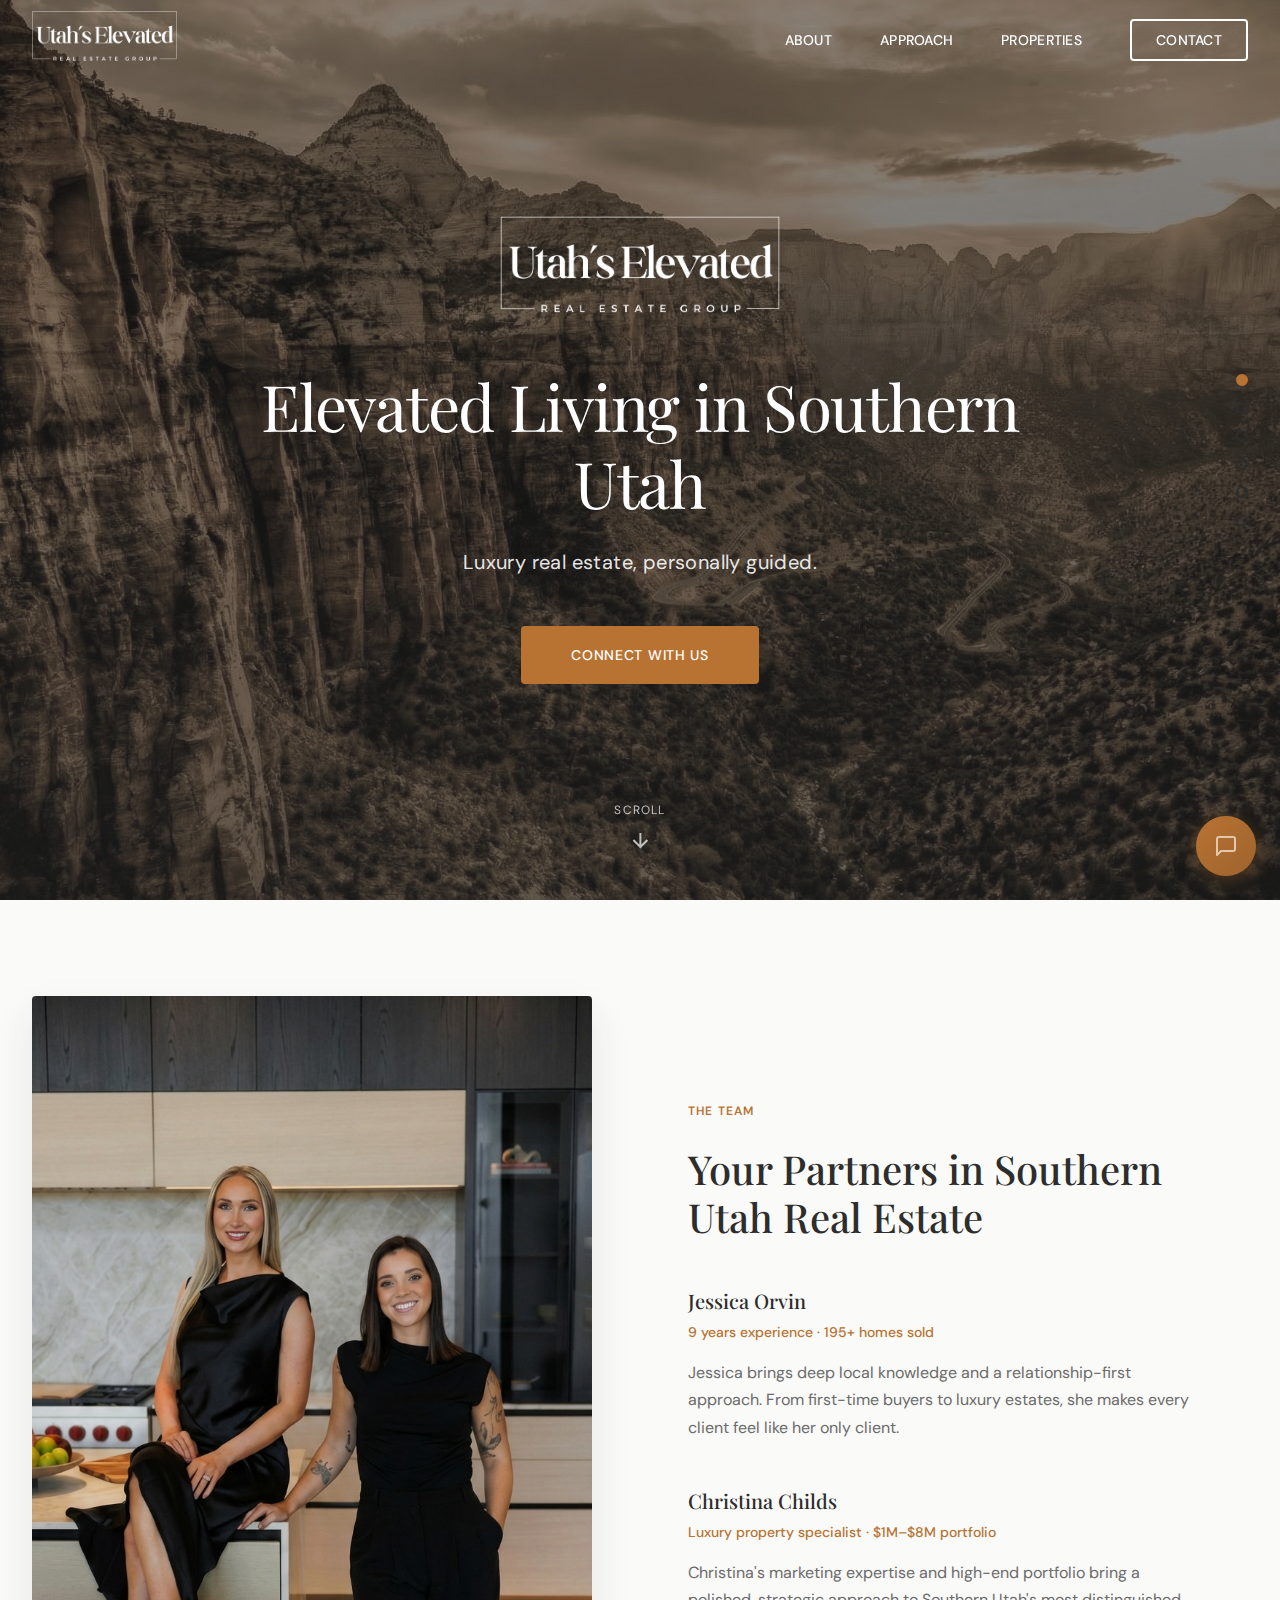
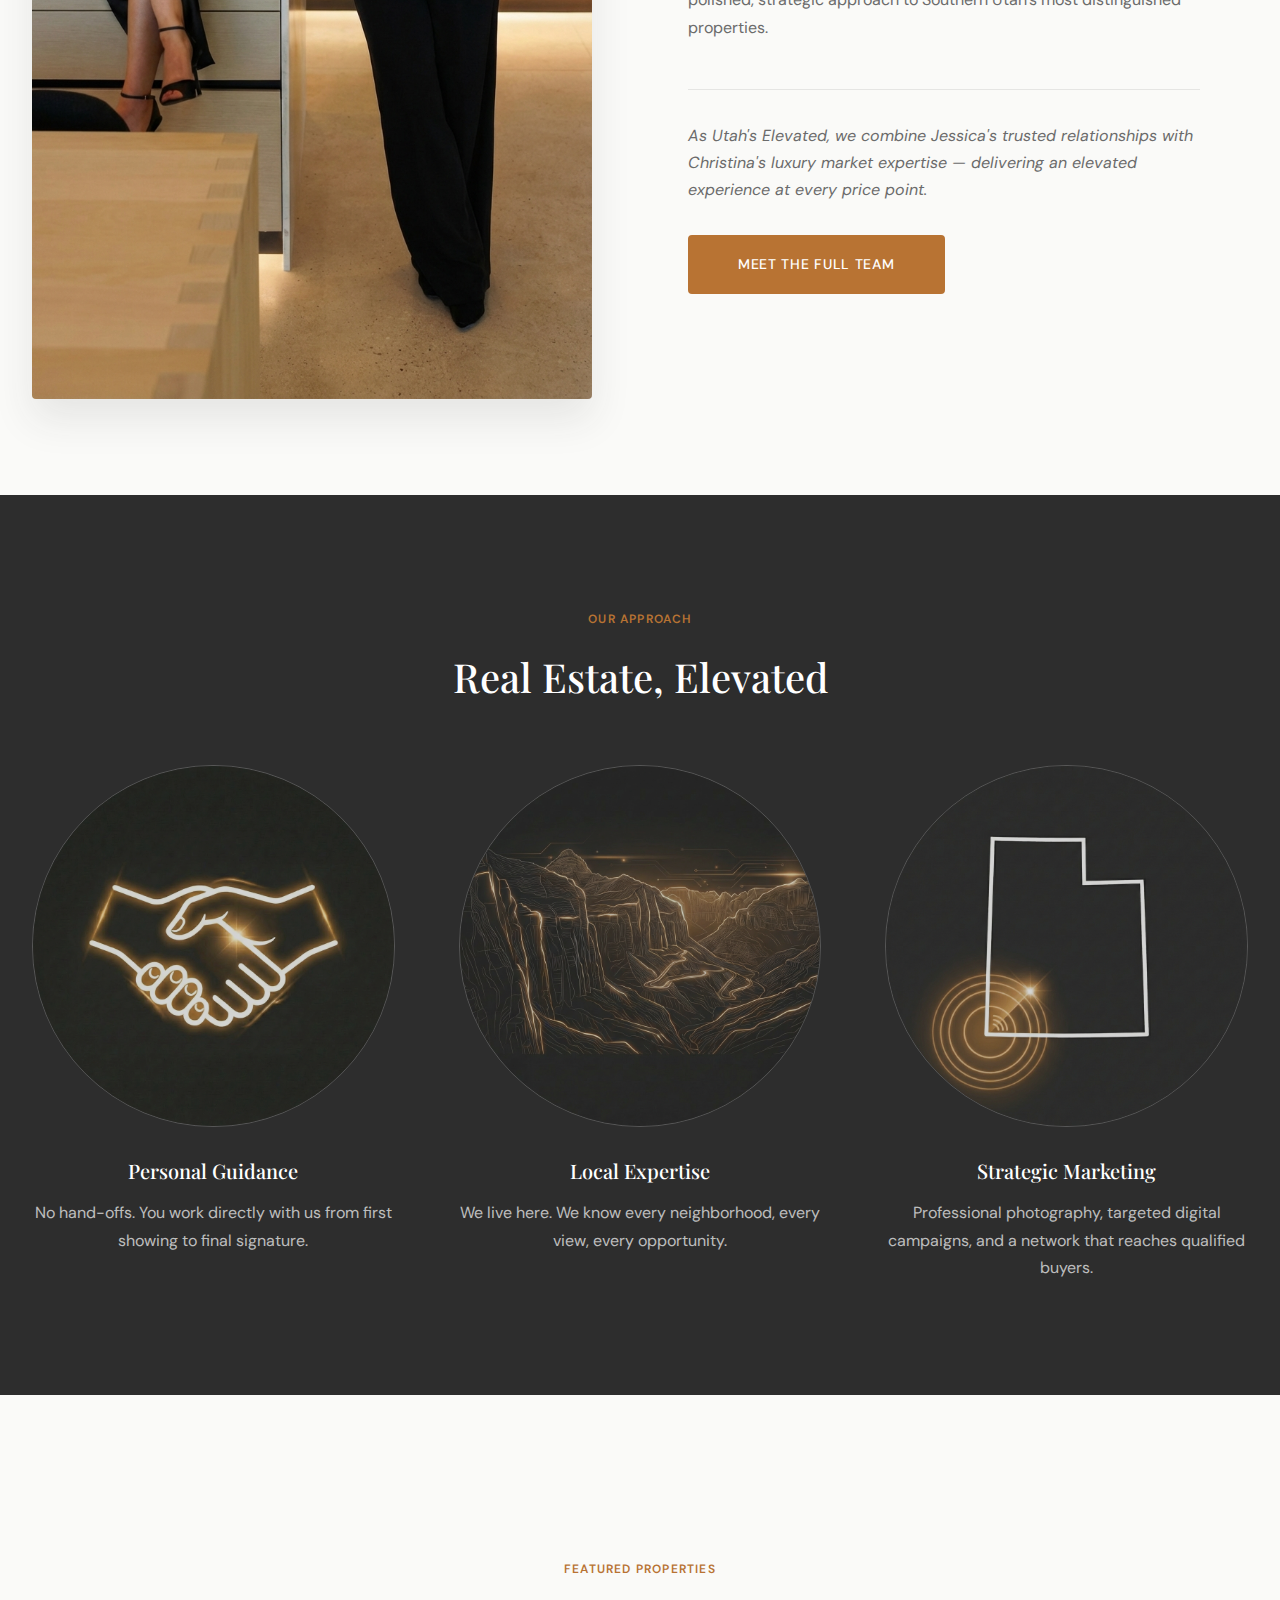
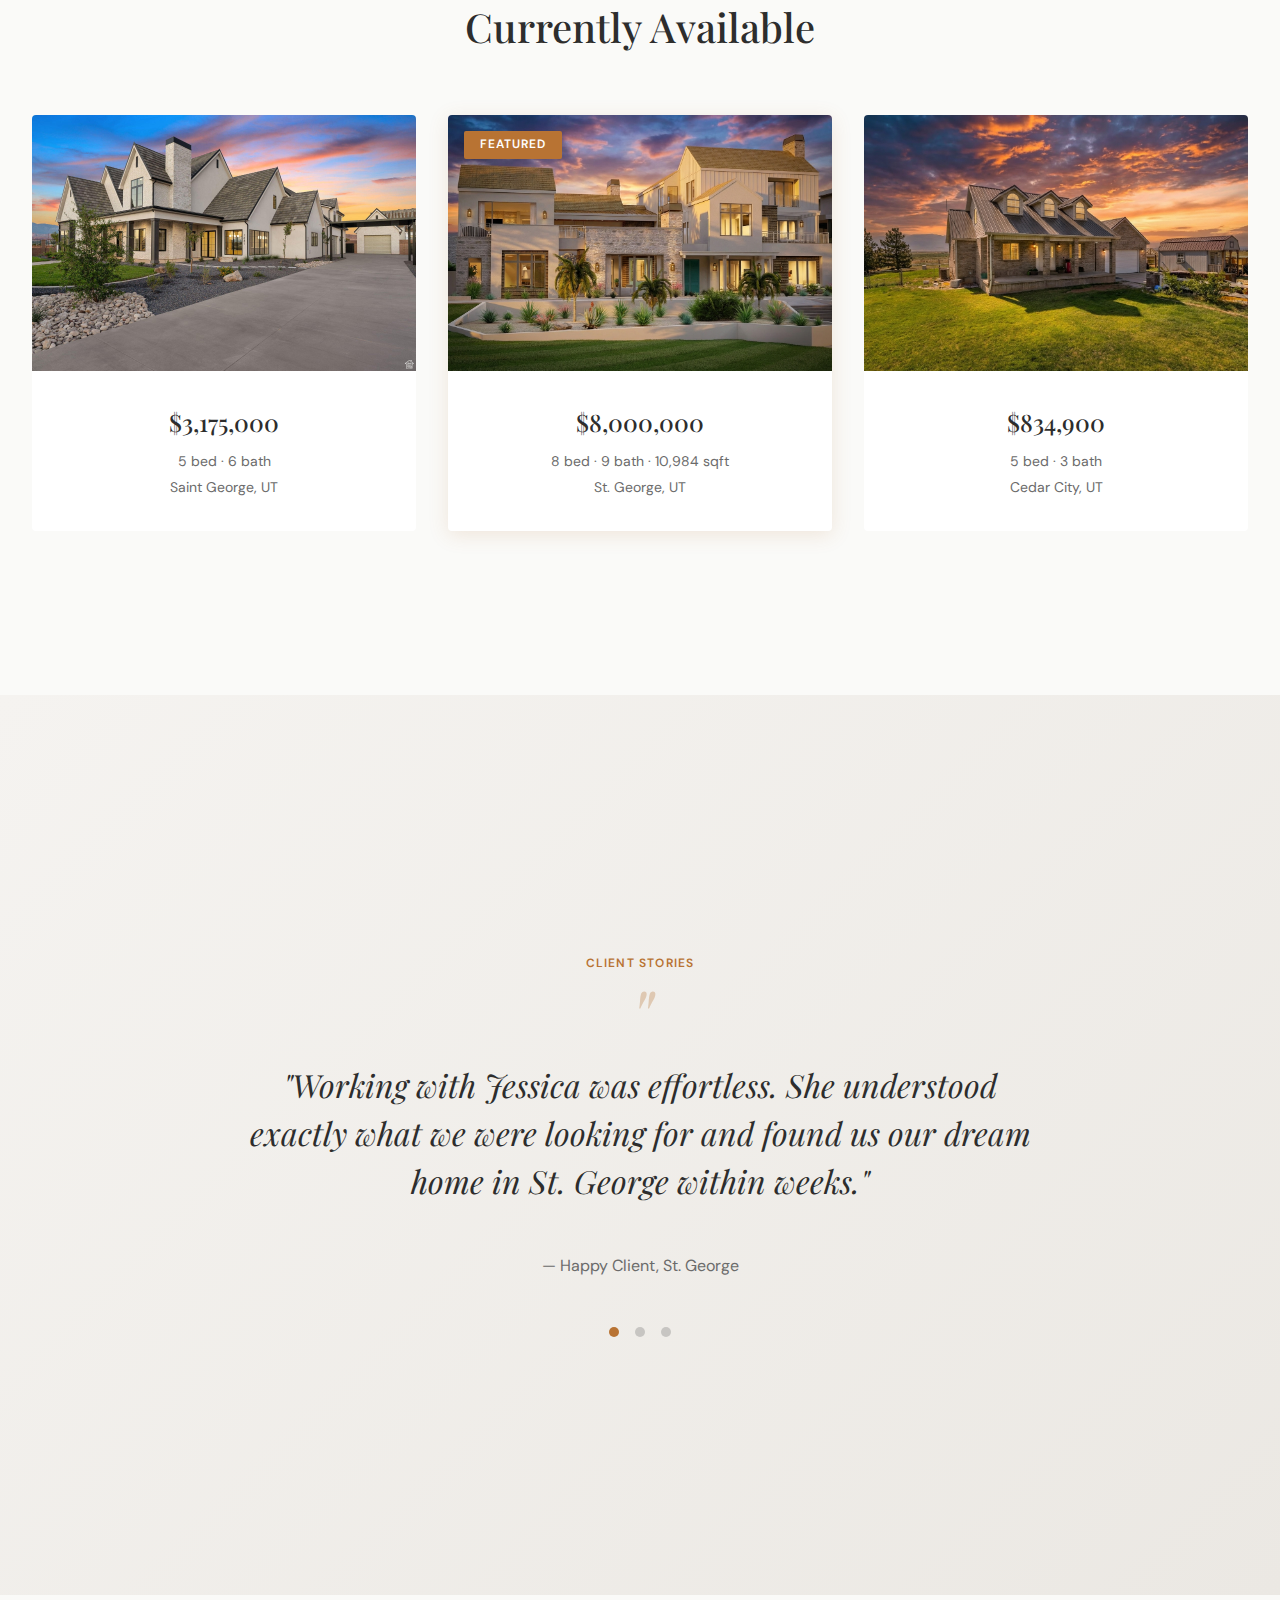
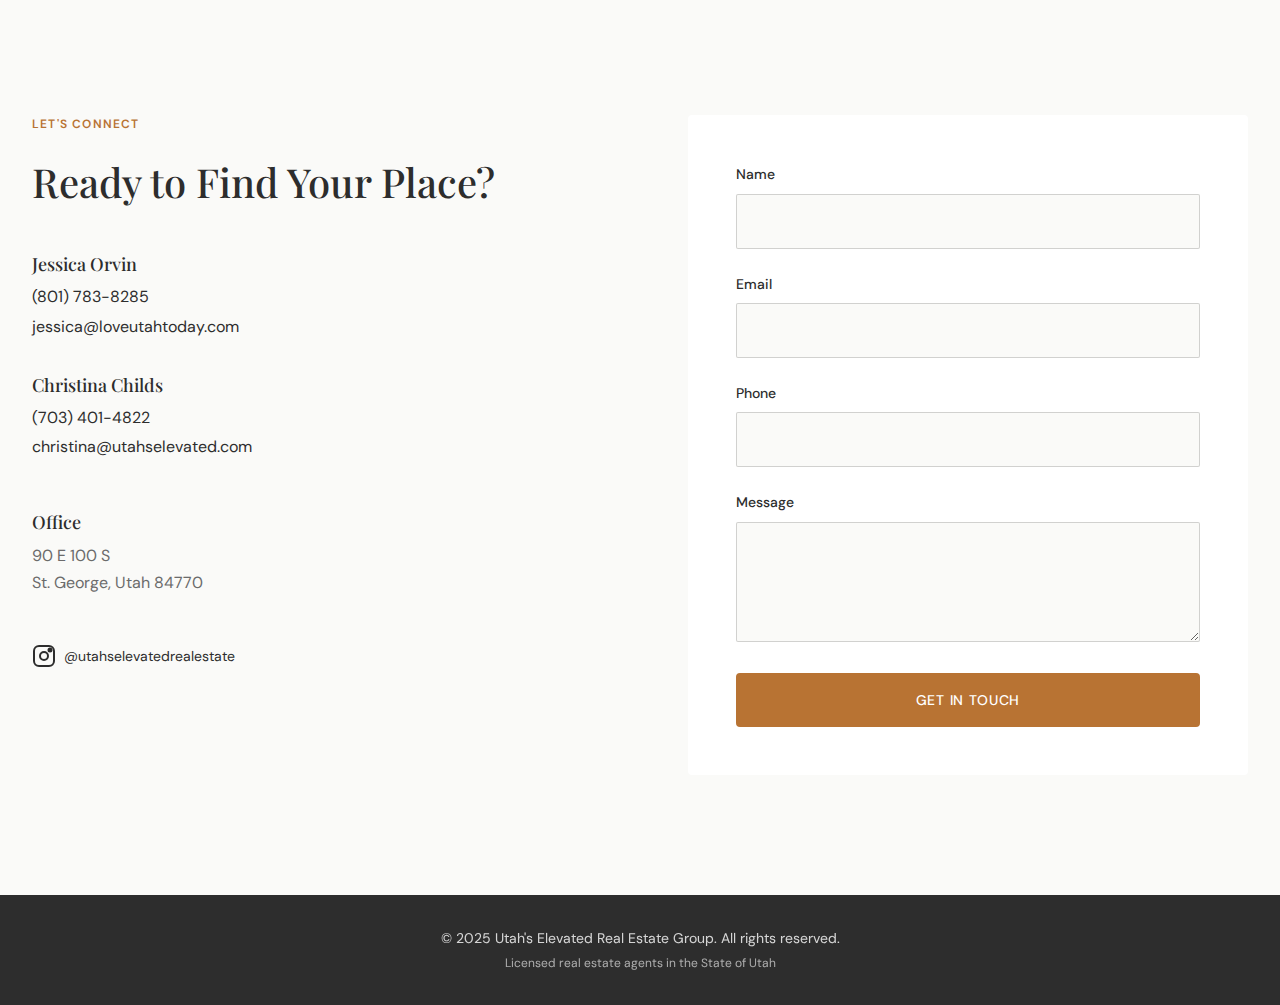
<file: index.html>
<!DOCTYPE html>
<html lang="en">

<head>
  <meta charset="UTF-8">
  <meta name="viewport" content="width=device-width, initial-scale=1.0">
  <meta name="description"
    content="Utah's Elevated Real Estate Group — Luxury real estate in Southern Utah. Personal guidance for homes from $500K to $8M in St. George, Cedar City, and beyond.">
  <meta name="theme-color" content="#2D2D2D">

  <title>Utah's Elevated Real Estate Group | Luxury Southern Utah Real Estate</title>

  <!-- Preload critical assets -->
  <link rel="preconnect" href="https://fonts.googleapis.com">
  <link rel="preconnect" href="https://fonts.gstatic.com" crossorigin>
  <link rel="preload"
    href="https://fonts.googleapis.com/css2?family=Playfair+Display:wght@400;500;600;700&family=DM+Sans:wght@400;500;600&display=swap"
    as="style">
  <link
    href="https://fonts.googleapis.com/css2?family=Playfair+Display:wght@400;500;600;700&family=DM+Sans:wght@400;500;600&display=swap"
    rel="stylesheet">

  <!-- Styles -->
  <link rel="stylesheet" href="css/styles.css">

  <!-- Favicon -->
  <link rel="icon" type="image/webp" href="assets/images/logo.webp">
</head>

<body>
  <!-- Skip to content link for accessibility -->
  <a href="#main-content" class="skip-link">Skip to main content</a>

  <!-- Header -->
  <header class="header" role="banner">
    <div class="header__inner">
      <a href="#hero" class="header__logo" aria-label="Utah's Elevated Real Estate Group - Home">
        <img src="assets/images/logo.webp" alt="Utah's Elevated Real Estate Group" width="180" height="60">
      </a>
      <nav class="header__nav" aria-label="Main navigation">
        <ul class="header__nav-list">
          <li><a href="about.html">About</a></li>
          <li><a href="#approach">Approach</a></li>
          <li><a href="#listings">Properties</a></li>
          <li><a href="#contact" class="btn btn--small">Contact</a></li>
        </ul>
      </nav>
      <button class="header__menu-toggle" aria-label="Toggle menu" aria-expanded="false">
        <span></span>
        <span></span>
        <span></span>
      </button>
    </div>
  </header>

  <!-- Section Navigation Dots -->
  <nav class="section-nav" aria-label="Section navigation">
    <ul>
      <li><a href="#hero" class="section-nav__dot active" aria-label="Introduction"><span
            class="sr-only">Introduction</span></a></li>
      <li><a href="#about" class="section-nav__dot" aria-label="About the team"><span class="sr-only">About</span></a>
      </li>
      <li><a href="#approach" class="section-nav__dot" aria-label="Our approach"><span
            class="sr-only">Approach</span></a></li>
      <li><a href="#listings" class="section-nav__dot" aria-label="Featured properties"><span
            class="sr-only">Properties</span></a></li>
      <li><a href="#testimonials" class="section-nav__dot" aria-label="Client testimonials"><span
            class="sr-only">Testimonials</span></a></li>
      <li><a href="#contact" class="section-nav__dot" aria-label="Contact"><span class="sr-only">Contact</span></a></li>
    </ul>
  </nav>

  <!-- Main Content -->
  <main id="main-content" role="main">

    <!-- Hero Section -->
    <section id="hero" class="section section--hero" aria-label="Introduction">
      <div class="hero__background">
        <div class="hero__overlay"></div>
      </div>
      <div class="hero__content">
        <img src="assets/images/logo.webp" alt="" class="hero__logo" aria-hidden="true" width="280" height="93">
        <h1 class="hero__headline">Elevated Living in Southern Utah</h1>
        <p class="hero__subheadline">Luxury real estate, personally guided.</p>
        <a href="#contact" class="btn btn--primary">Connect With Us</a>
      </div>
      <div class="hero__scroll-indicator" aria-hidden="true">
        <span>Scroll</span>
        <svg width="24" height="24" viewBox="0 0 24 24" fill="none" stroke="currentColor" stroke-width="2">
          <path d="M12 5v14M5 12l7 7 7-7" />
        </svg>
      </div>
    </section>

    <!-- About Section -->
    <section id="about" class="section section--about" aria-label="About the team">
      <div class="section__inner">
        <div class="about__image">
          <img src="team1.jpeg"
            alt="Jessica Orvin and Christina Childs - Utah's Elevated Real Estate Group" class="about__img"
            loading="lazy">
        </div>
        <div class="about__content">
          <span class="section__label">The Team</span>
          <h2 class="section__headline">Your Partners in Southern Utah Real Estate</h2>

          <div class="about__agents">
            <div class="about__agent">
              <h3 class="about__agent-name">Jessica Orvin</h3>
              <p class="about__agent-stats">9 years experience · 195+ homes sold</p>
              <p class="about__agent-bio">Jessica brings deep local knowledge and a relationship-first approach. From
                first-time buyers to luxury estates, she makes every client feel like her only client.</p>
            </div>

            <div class="about__agent">
              <h3 class="about__agent-name">Christina Childs</h3>
              <p class="about__agent-stats">Luxury property specialist · $1M–$8M portfolio</p>
              <p class="about__agent-bio">Christina's marketing expertise and high-end portfolio bring a polished,
                strategic approach to Southern Utah's most distinguished properties.</p>
            </div>
          </div>

          <p class="about__together">As Utah's Elevated, we combine Jessica's trusted relationships with Christina's
            luxury market expertise — delivering an elevated experience at every price point.</p>

          <a href="about.html" class="btn btn--primary" style="margin-top: 2rem;">Meet the Full Team</a>
        </div>
      </div>
    </section>

    <!-- Approach Section -->
    <section id="approach" class="section section--approach" aria-label="Our approach">
      <div class="section__inner section__inner--centered">
        <span class="section__label">Our Approach</span>
        <h2 class="section__headline">Real Estate, Elevated</h2>

        <div class="approach__grid">
          <div class="approach__item">
            <div class="approach__image-wrapper">
              <img src="personalguidance.jpeg" alt="Personal Guidance" class="approach__img"
                loading="lazy">
            </div>
            <h3 class="approach__title">Personal Guidance</h3>
            <p class="approach__description">No hand-offs. You work directly with us from first showing to final
              signature.</p>
          </div>

          <div class="approach__item">
            <div class="approach__image-wrapper">
              <img src="localexperts.jpeg" alt="Local Expertise" class="approach__img"
                loading="lazy">
            </div>
            <h3 class="approach__title">Local Expertise</h3>
            <p class="approach__description">We live here. We know every neighborhood, every view, every opportunity.
            </p>
          </div>

          <div class="approach__item">
            <div class="approach__image-wrapper">
              <img src="utahmarketing.jpeg" alt="Strategic Marketing" class="approach__img"
                loading="lazy">
            </div>
            <h3 class="approach__title">Strategic Marketing</h3>
            <p class="approach__description">Professional photography, targeted digital campaigns, and a network that
              reaches qualified buyers.</p>
          </div>
        </div>
      </div>
    </section>

    <!-- Listings Section -->
    <section id="listings" class="section section--listings" aria-label="Featured properties">
      <div class="section__inner section__inner--centered">
        <span class="section__label">Featured Properties</span>
        <h2 class="section__headline">Currently Available</h2>

        <div class="listings__grid">
          <!-- $3.175M - Left -->
          <article class="listing-card">
            <a href="listing-3m-estate.html" class="listing-card__image-link">
              <div class="listing-card__image">
                <img src="3milfeature.jpg" alt="Luxury home in Saint George, UT"
                  class="listing-card__img" loading="lazy">
                <div class="listing-card__overlay">
                  <p class="listing-card__overlay-price">$3,175,000</p>
                  <p class="listing-card__overlay-details">5 Bed · 6 Bath</p>
                  <p class="listing-card__overlay-address">Saint George, UT</p>
                  <span class="listing-card__overlay-cta">View Property</span>
                </div>
              </div>
            </a>
            <div class="listing-card__content">
              <p class="listing-card__price">$3,175,000</p>
              <p class="listing-card__details">5 bed · 6 bath</p>
              <p class="listing-card__location">Saint George, UT</p>
            </div>
          </article>

          <!-- $8M Featured - Center -->
          <article class="listing-card listing-card--featured">
            <a href="listing-8m-estate.html" class="listing-card__image-link">
              <div class="listing-card__image">
                <img src="8milfeatured.jpeg" alt="$8M Estate at 936 E Sapphire Sky Ln, St. George"
                  class="listing-card__img" loading="lazy">
                <div class="listing-card__featured-badge">Featured</div>
                <div class="listing-card__overlay">
                  <p class="listing-card__overlay-price">$8,000,000</p>
                  <p class="listing-card__overlay-details">8 Bed · 9 Bath · 10,984 SqFt</p>
                  <p class="listing-card__overlay-address">936 E Sapphire Sky Ln<br>St. George, UT 84790</p>
                  <span class="listing-card__overlay-cta">View Property</span>
                </div>
              </div>
            </a>
            <div class="listing-card__content">
              <p class="listing-card__price">$8,000,000</p>
              <p class="listing-card__details">8 bed · 9 bath · 10,984 sqft</p>
              <p class="listing-card__location">St. George, UT</p>
            </div>
          </article>

          <!-- $1.75M - Right -->
          <article class="listing-card">
            <a href="listing-1-75m-estate.html" class="listing-card__image-link">
              <div class="listing-card__image">
                <img src="860kfeature.jpeg" alt="8+ Acre Homestead in Cedar City, UT"
                  class="listing-card__img" loading="lazy">
                <div class="listing-card__overlay">
                  <p class="listing-card__overlay-price">$834,900</p>
                  <p class="listing-card__overlay-details">5 Bed · 3 Bath</p>
                  <p class="listing-card__overlay-address">Cedar City, UT</p>
                  <span class="listing-card__overlay-cta">View Property</span>
                </div>
              </div>
            </a>
            <div class="listing-card__content">
              <p class="listing-card__price">$834,900</p>
              <p class="listing-card__details">5 bed · 3 bath</p>
              <p class="listing-card__location">Cedar City, UT</p>
            </div>
          </article>
        </div>
      </div>
    </section>

    <!-- Testimonials Section -->
    <section id="testimonials" class="section section--testimonials" aria-label="Client testimonials">
      <div class="section__inner section__inner--centered">
        <span class="section__label">Client Stories</span>

        <div class="testimonial">
          <blockquote class="testimonial__quote">
            <p>"Working with Jessica was effortless. She understood exactly what we were looking for and found us our
              dream home in St. George within weeks."</p>
          </blockquote>
          <cite class="testimonial__attribution">— Happy Client, St. George</cite>
        </div>

        <div class="testimonial__nav" aria-label="Testimonial navigation">
          <button class="testimonial__dot active" aria-label="Testimonial 1" aria-current="true"></button>
          <button class="testimonial__dot" aria-label="Testimonial 2"></button>
          <button class="testimonial__dot" aria-label="Testimonial 3"></button>
        </div>
      </div>
    </section>

    <!-- Contact Section -->
    <section id="contact" class="section section--contact" aria-label="Contact">
      <div class="section__inner">
        <div class="contact__info">
          <span class="section__label">Let's Connect</span>
          <h2 class="section__headline">Ready to Find Your Place?</h2>

          <div class="contact__agents">
            <div class="contact__agent">
              <h3>Jessica Orvin</h3>
              <p><a href="tel:+18017838285">(801) 783-8285</a></p>
              <p><a href="mailto:jessica@loveutahtoday.com">jessica@loveutahtoday.com</a></p>
            </div>

            <div class="contact__agent">
              <h3>Christina Childs</h3>
              <p><a href="tel:+17034014822">(703) 401-4822</a></p>
              <p><a href="mailto:christina@utahselevated.com">christina@utahselevated.com</a></p>
            </div>
          </div>

          <div class="contact__office">
            <h3>Office</h3>
            <address>
              90 E 100 S<br>
              St. George, Utah 84770
            </address>
          </div>

          <div class="contact__social">
            <a href="https://instagram.com/utahselevatedrealestate" target="_blank" rel="noopener noreferrer"
              aria-label="Follow us on Instagram">
              <svg width="24" height="24" viewBox="0 0 24 24" fill="none" stroke="currentColor" stroke-width="2">
                <rect x="2" y="2" width="20" height="20" rx="5" />
                <circle cx="12" cy="12" r="4" />
                <circle cx="18" cy="6" r="1.5" fill="currentColor" />
              </svg>
              @utahselevatedrealestate
            </a>
          </div>
        </div>

        <div class="contact__form-wrapper">
          <form class="contact__form" action="#" method="POST" id="contact-form">
            <div class="form__group">
              <label for="name" class="form__label">Name</label>
              <input type="text" id="name" name="name" class="form__input" required autocomplete="name">
            </div>

            <div class="form__group">
              <label for="email" class="form__label">Email</label>
              <input type="email" id="email" name="email" class="form__input" required autocomplete="email">
            </div>

            <div class="form__group">
              <label for="phone" class="form__label">Phone</label>
              <input type="tel" id="phone" name="phone" class="form__input" autocomplete="tel">
            </div>

            <div class="form__group">
              <label for="message" class="form__label">Message</label>
              <textarea id="message" name="message" class="form__input form__textarea" rows="4"></textarea>
            </div>

            <button type="submit" class="btn btn--primary btn--full">Get in Touch</button>
          </form>
        </div>
      </div>
    </section>

  </main>

  <!-- Footer -->
  <footer class="footer" role="contentinfo">
    <div class="footer__inner">
      <p class="footer__copyright">&copy; 2025 Utah's Elevated Real Estate Group. All rights reserved.</p>
      <p class="footer__legal">Licensed real estate agents in the State of Utah</p>
    </div>
  </footer>

  <!-- JavaScript -->
  <script src="js/main.js" defer></script>
  <!-- Feedback Widget for Prototype Review -->
  <script src="js/feedback-widget.js" defer></script>
</body>

</html>
</file>
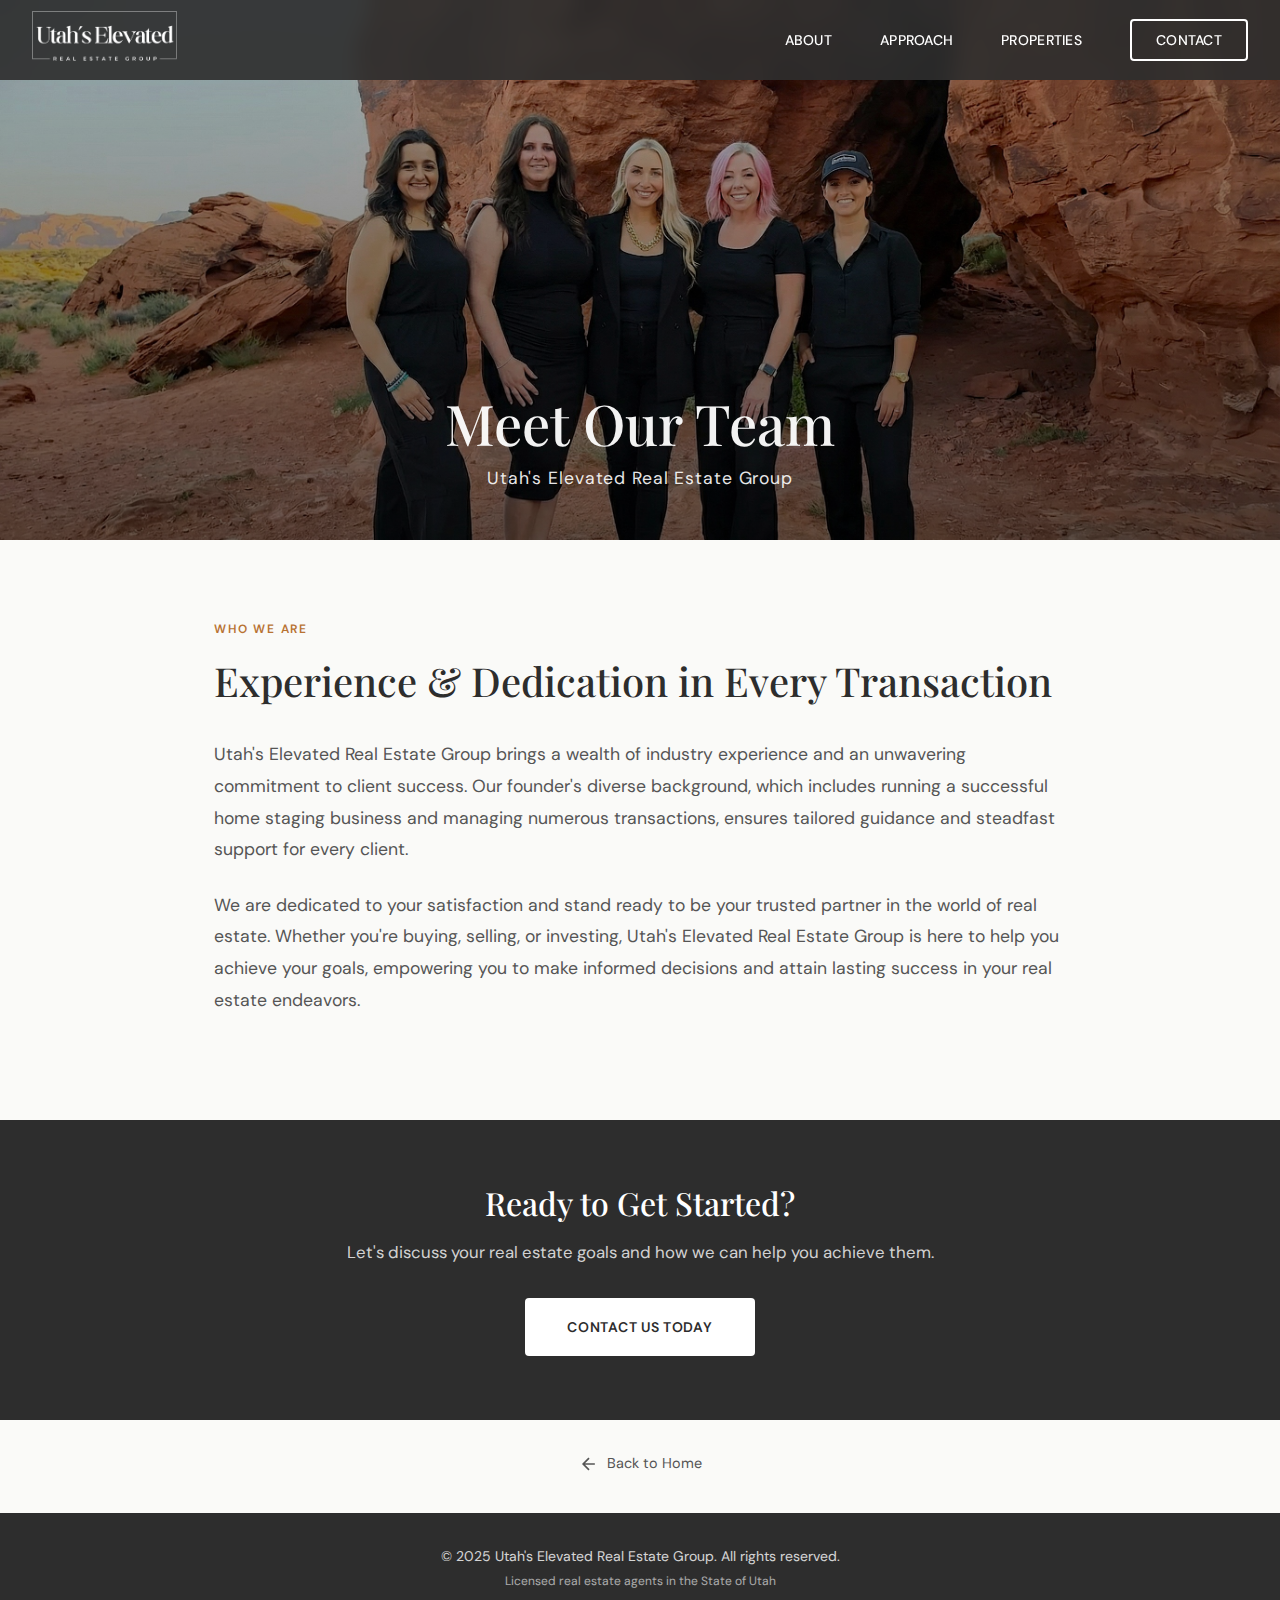
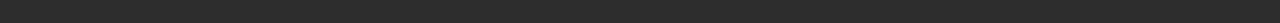
<file: about.html>
<!DOCTYPE html>
<html lang="en">

<head>
    <meta charset="UTF-8">
    <meta name="viewport" content="width=device-width, initial-scale=1.0">
    <meta name="description"
        content="Meet Utah's Elevated Real Estate Group - Your trusted partners in Southern Utah real estate. Experience, dedication, and client-focused service.">
    <meta name="theme-color" content="#2D2D2D">

    <title>About Us | Utah's Elevated Real Estate Group</title>

    <!-- Preload critical assets -->
    <link rel="preconnect" href="https://fonts.googleapis.com">
    <link rel="preconnect" href="https://fonts.gstatic.com" crossorigin>
    <link
        href="https://fonts.googleapis.com/css2?family=Playfair+Display:wght@400;500;600;700&family=DM+Sans:wght@400;500;600&display=swap"
        rel="stylesheet">

    <!-- Styles -->
    <link rel="stylesheet" href="css/styles.css">
    <link rel="stylesheet" href="css/listing-detail.css">

    <!-- Favicon -->
    <link rel="icon" type="image/webp" href="assets/images/logo.webp">

    <style>
        .about-hero {
            position: relative;
            width: 100%;
            height: 60vh;
            min-height: 400px;
            overflow: hidden;
        }

        .about-hero__image {
            width: 100%;
            height: 100%;
            object-fit: cover;
            object-position: center 25%;
        }

        .about-hero__overlay {
            position: absolute;
            inset: 0;
            background: linear-gradient(to bottom, rgba(0,0,0,0.2) 0%, rgba(0,0,0,0.5) 100%);
        }

        .about-hero__content {
            position: absolute;
            bottom: 0;
            left: 0;
            right: 0;
            padding: 3rem;
            color: white;
            text-align: center;
        }

        .about-hero__title {
            font-family: 'Playfair Display', serif;
            font-size: clamp(2rem, 5vw, 3.5rem);
            font-weight: 500;
            margin-bottom: 0.5rem;
            color: rgba(255,255,255,0.95);
        }

        .about-hero__subtitle {
            font-size: 1.1rem;
            opacity: 0.9;
            letter-spacing: 0.05em;
        }

        .about-content {
            padding: 5rem 1.5rem;
            max-width: 900px;
            margin: 0 auto;
        }

        .about-content__label {
            display: block;
            font-size: 0.75rem;
            font-weight: 600;
            letter-spacing: 0.15em;
            text-transform: uppercase;
            color: var(--color-accent, #8B7355);
            margin-bottom: 1rem;
        }

        .about-content__headline {
            font-family: 'Playfair Display', serif;
            font-size: clamp(1.75rem, 4vw, 2.5rem);
            font-weight: 500;
            color: var(--color-text, #2D2D2D);
            margin-bottom: 2rem;
            line-height: 1.3;
        }

        .about-content__text {
            font-size: 1.1rem;
            line-height: 1.8;
            color: var(--color-text-light, #555);
            margin-bottom: 1.5rem;
        }

        .about-cta {
            background: var(--color-dark, #2D2D2D);
            padding: 4rem 1.5rem;
            text-align: center;
        }

        .about-cta__inner {
            max-width: 700px;
            margin: 0 auto;
        }

        .about-cta__headline {
            font-family: 'Playfair Display', serif;
            font-size: clamp(1.5rem, 3vw, 2rem);
            font-weight: 500;
            color: white;
            margin-bottom: 1rem;
        }

        .about-cta__text {
            color: rgba(255,255,255,0.8);
            margin-bottom: 2rem;
            font-size: 1.05rem;
        }

        .about-cta .btn {
            display: inline-block;
            padding: 1rem 2.5rem;
            background: white;
            color: var(--color-dark, #2D2D2D);
            text-decoration: none;
            font-weight: 600;
            letter-spacing: 0.05em;
            transition: all 0.3s ease;
        }

        .about-cta .btn:hover {
            background: var(--color-accent, #8B7355);
            color: white;
        }

        .about-back {
            padding: 2rem;
            text-align: center;
        }

        .about-back__link {
            display: inline-flex;
            align-items: center;
            gap: 0.5rem;
            color: var(--color-text-light, #555);
            text-decoration: none;
            font-size: 0.9rem;
            transition: color 0.3s ease;
        }

        .about-back__link:hover {
            color: var(--color-accent, #8B7355);
        }
    </style>
</head>

<body class="listing-detail-page">
    <!-- Skip to content link for accessibility -->
    <a href="#main-content" class="skip-link">Skip to main content</a>

    <!-- Header -->
    <header class="header header--dark" role="banner">
        <div class="header__inner">
            <a href="index.html" class="header__logo" aria-label="Utah's Elevated Real Estate Group - Home">
                <img src="assets/images/logo.webp" alt="Utah's Elevated Real Estate Group" width="180" height="60">
            </a>
            <nav class="header__nav" aria-label="Main navigation">
                <ul class="header__nav-list">
                    <li><a href="about.html" class="active">About</a></li>
                    <li><a href="index.html#approach">Approach</a></li>
                    <li><a href="index.html#listings">Properties</a></li>
                    <li><a href="index.html#contact" class="btn btn--small">Contact</a></li>
                </ul>
            </nav>
            <button class="header__menu-toggle" aria-label="Toggle menu" aria-expanded="false">
                <span></span>
                <span></span>
                <span></span>
            </button>
        </div>
    </header>

    <!-- Main Content -->
    <main id="main-content" role="main">

        <!-- Hero Section -->
        <section class="about-hero" aria-label="About hero">
            <img src="teamall.jpeg" alt="Utah's Elevated Real Estate Group Team" class="about-hero__image">
            <div class="about-hero__overlay"></div>
            <div class="about-hero__content">
                <h1 class="about-hero__title">Meet Our Team</h1>
                <p class="about-hero__subtitle">Utah's Elevated Real Estate Group</p>
            </div>
        </section>

        <!-- About Content -->
        <section class="about-content" aria-label="About us">
            <span class="about-content__label">Who We Are</span>
            <h2 class="about-content__headline">Experience & Dedication in Every Transaction</h2>

            <p class="about-content__text">
                Utah's Elevated Real Estate Group brings a wealth of industry experience and an unwavering
                commitment to client success. Our founder's diverse background, which includes running a
                successful home staging business and managing numerous transactions, ensures tailored
                guidance and steadfast support for every client.
            </p>

            <p class="about-content__text">
                We are dedicated to your satisfaction and stand ready to be your trusted partner in the
                world of real estate. Whether you're buying, selling, or investing, Utah's Elevated Real
                Estate Group is here to help you achieve your goals, empowering you to make informed
                decisions and attain lasting success in your real estate endeavors.
            </p>
        </section>

        <!-- CTA Section -->
        <section class="about-cta" aria-label="Contact call to action">
            <div class="about-cta__inner">
                <h2 class="about-cta__headline">Ready to Get Started?</h2>
                <p class="about-cta__text">
                    Let's discuss your real estate goals and how we can help you achieve them.
                </p>
                <a href="index.html#contact" class="btn">Contact Us Today</a>
            </div>
        </section>

        <!-- Back Link -->
        <div class="about-back">
            <a href="index.html" class="about-back__link">
                <svg width="20" height="20" viewBox="0 0 24 24" fill="none" stroke="currentColor" stroke-width="2">
                    <path d="M19 12H5M12 19l-7-7 7-7" />
                </svg>
                Back to Home
            </a>
        </div>

    </main>

    <!-- Footer -->
    <footer class="footer" role="contentinfo">
        <div class="footer__inner">
            <p class="footer__copyright">&copy; 2025 Utah's Elevated Real Estate Group. All rights reserved.</p>
            <p class="footer__legal">Licensed real estate agents in the State of Utah</p>
        </div>
    </footer>

    <!-- JavaScript -->
    <script src="js/main.js" defer></script>
</body>

</html>
</file>
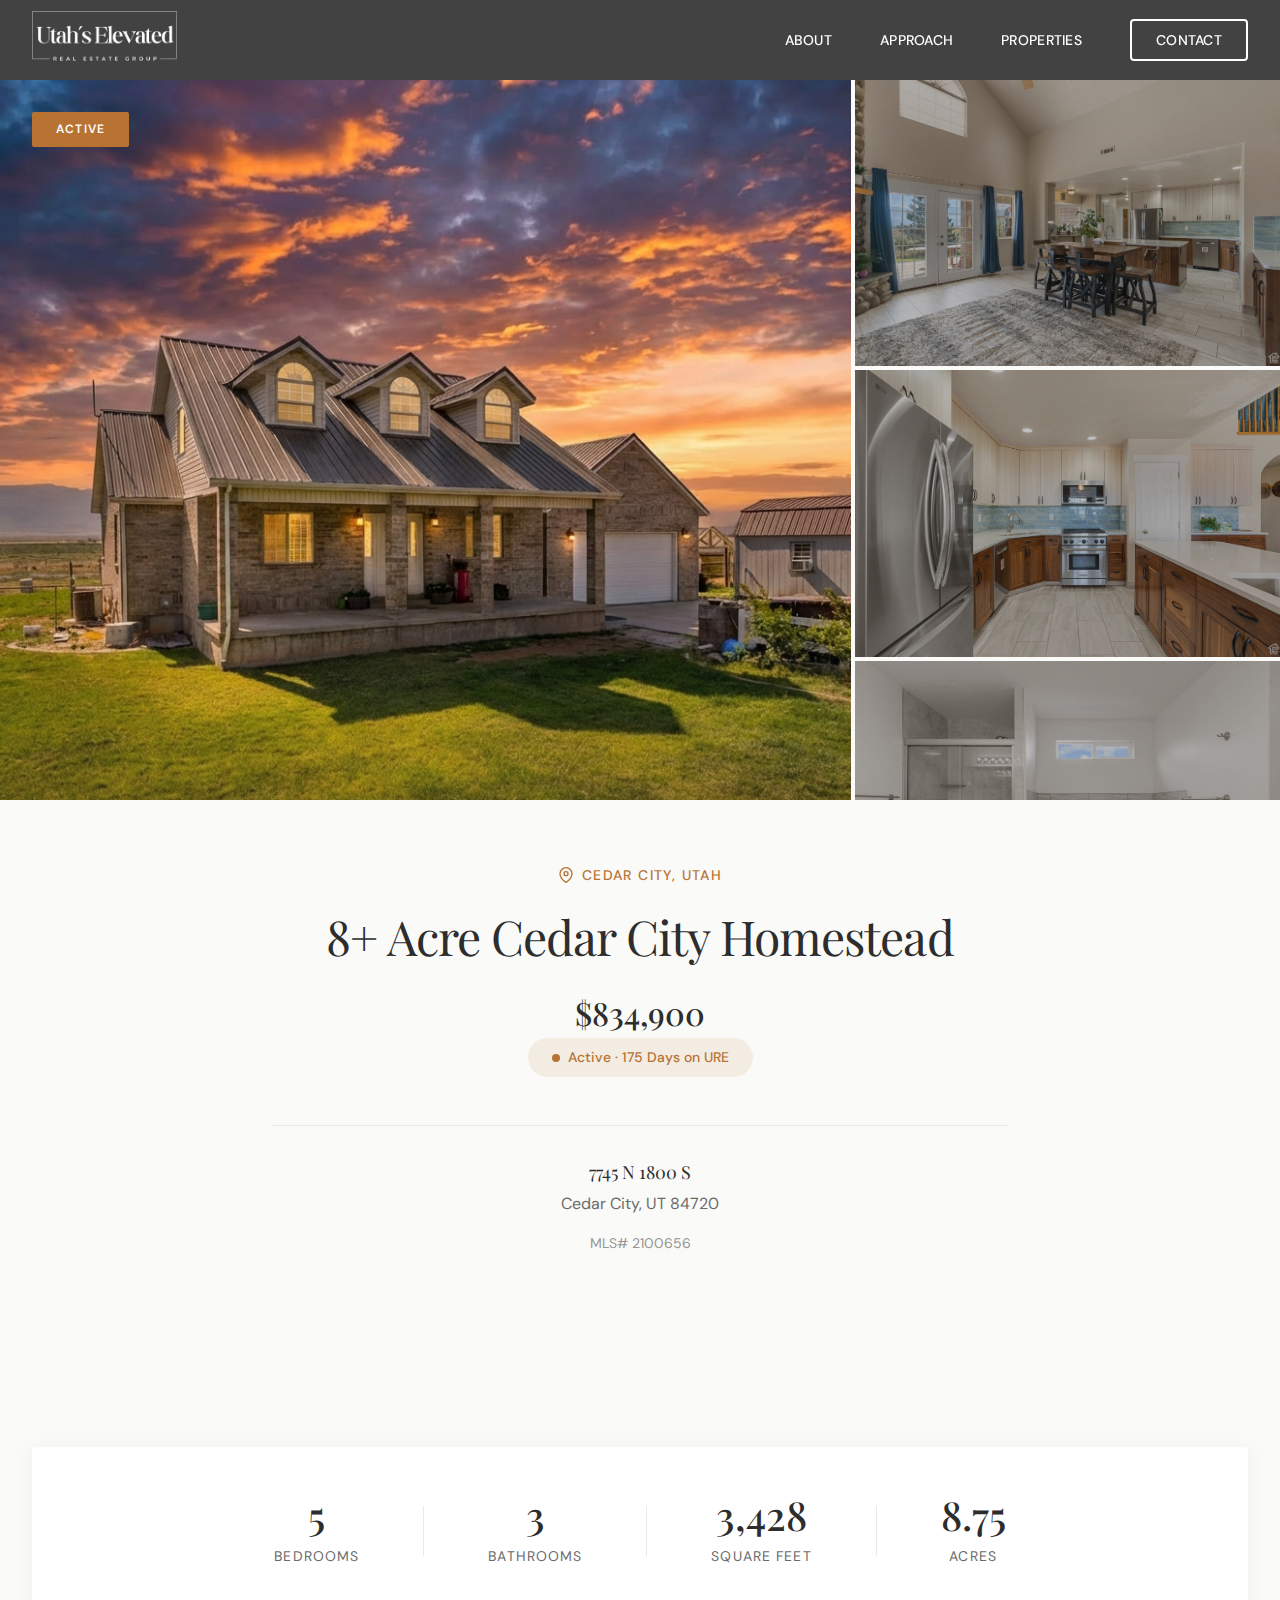
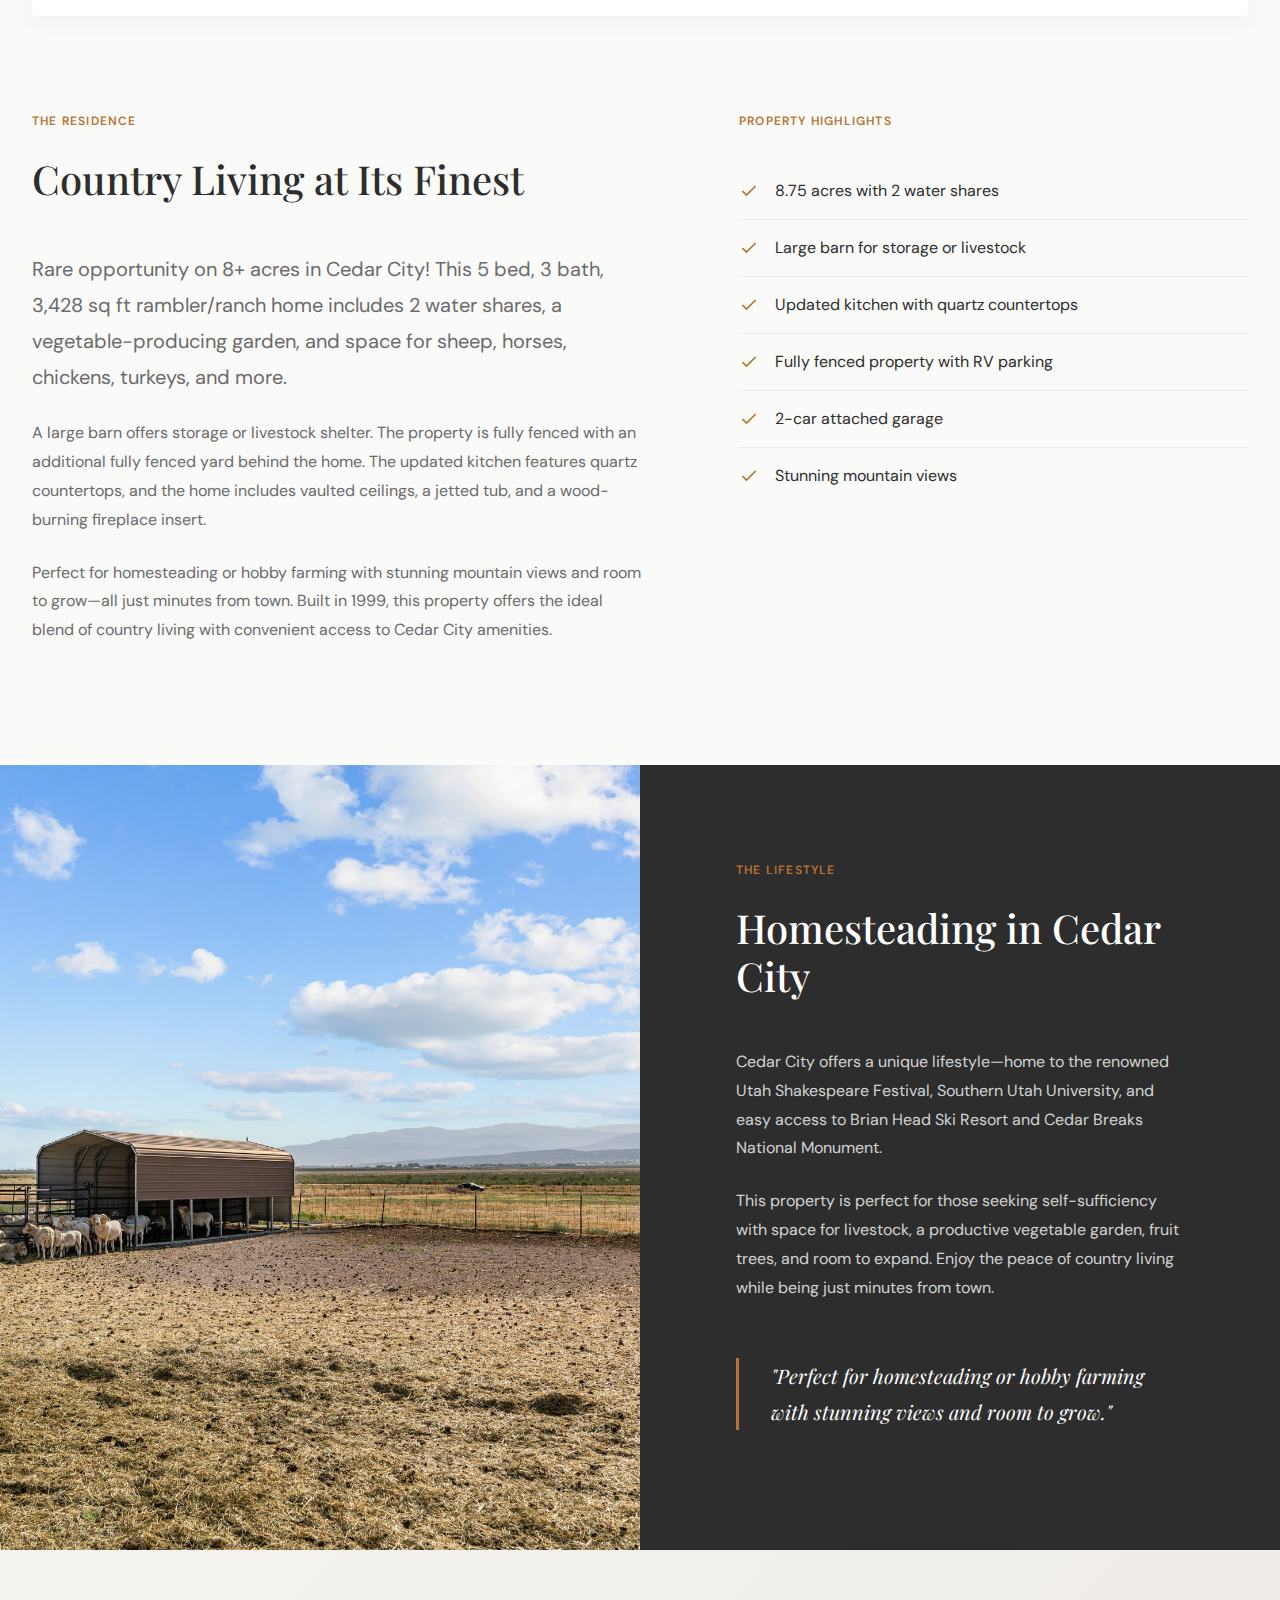
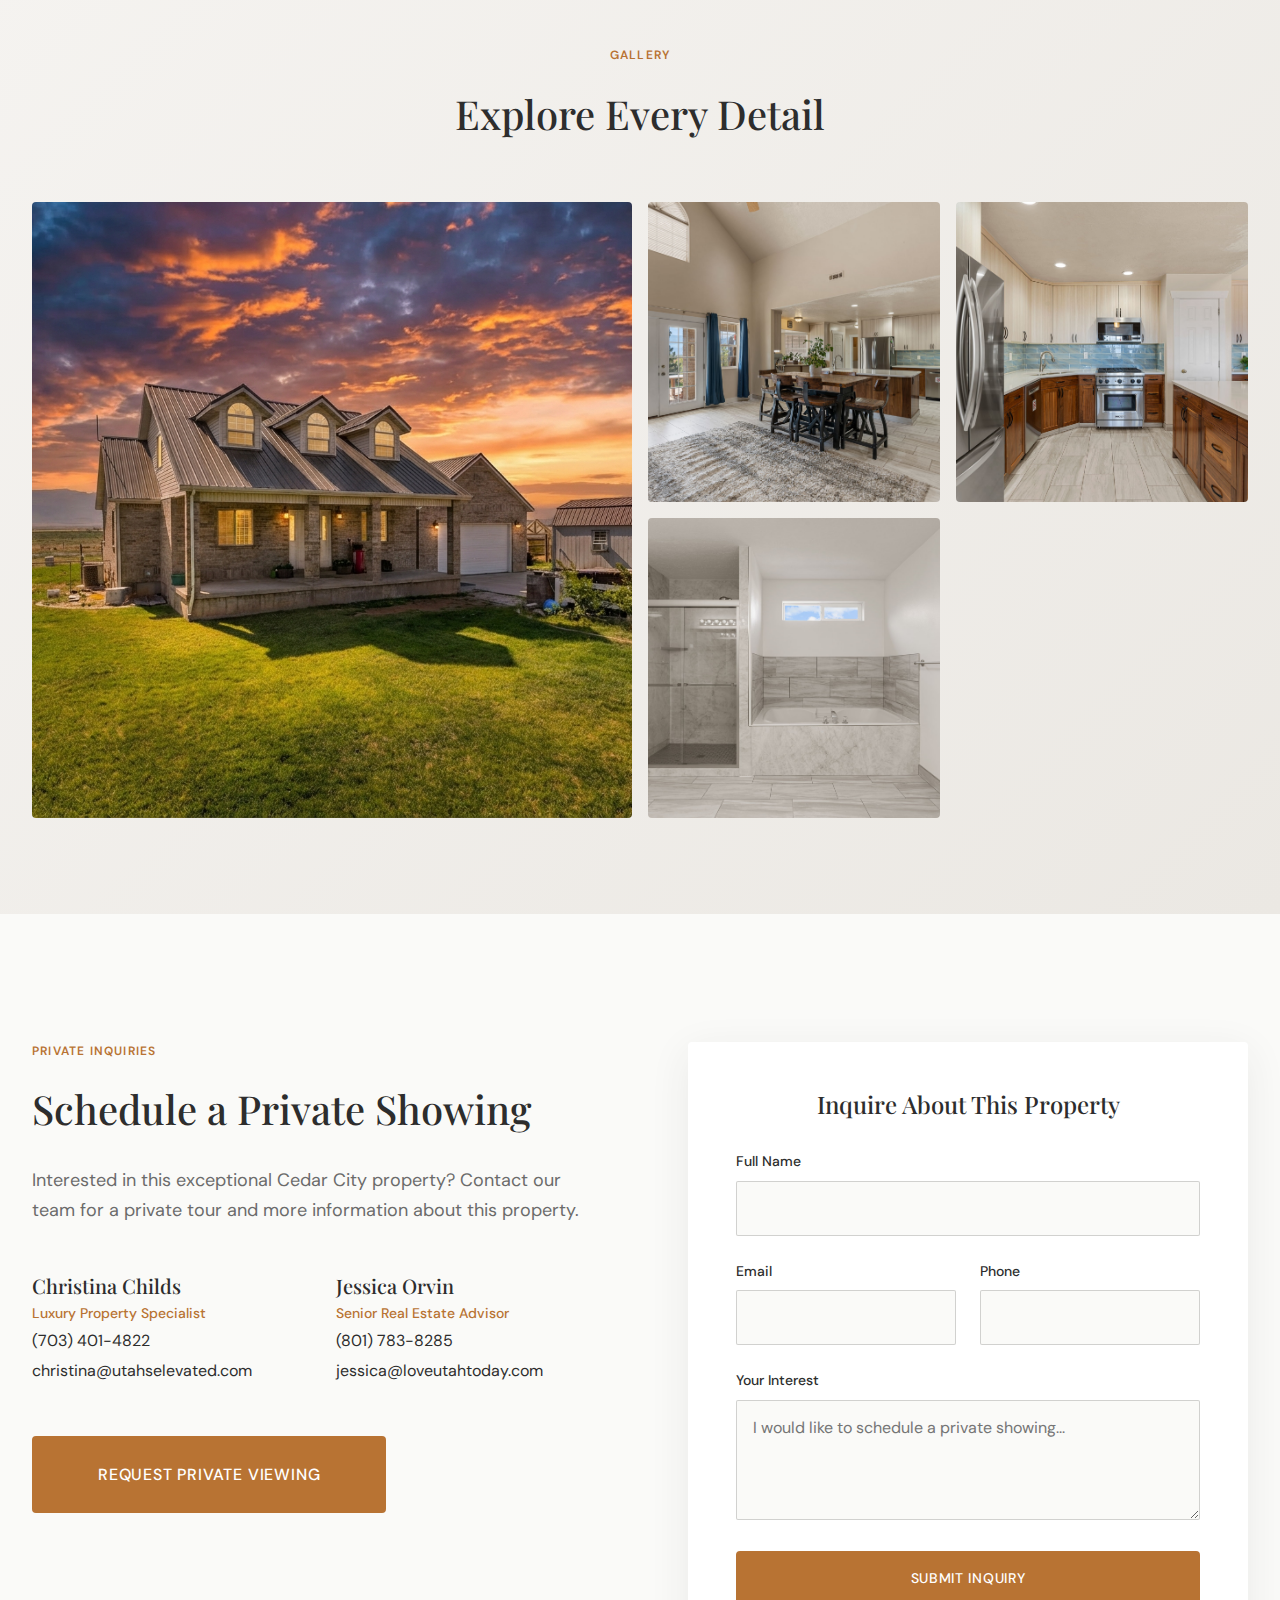
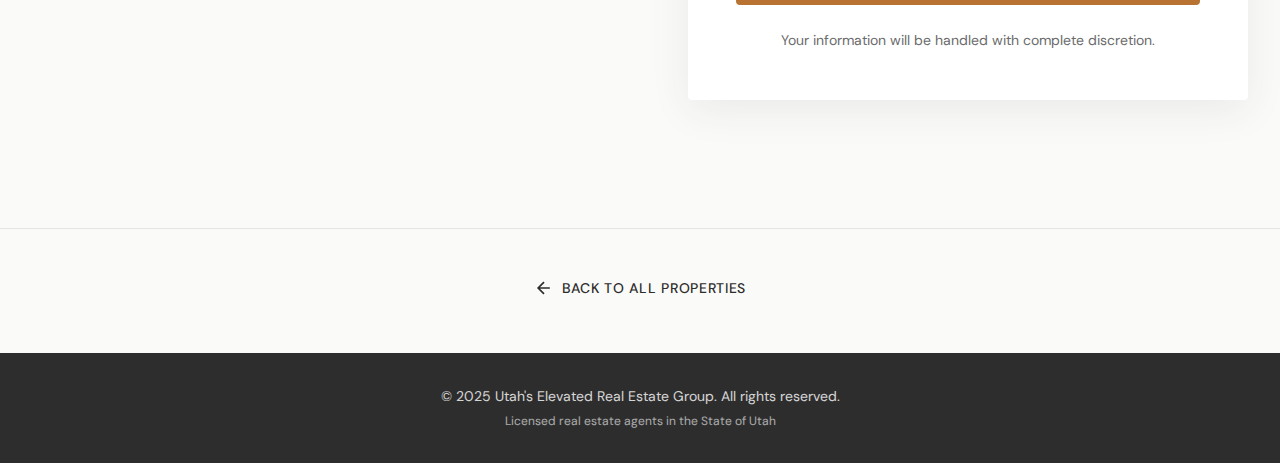
<file: listing-1-75m-estate.html>
<!DOCTYPE html>
<html lang="en">

<head>
    <meta charset="UTF-8">
    <meta name="viewport" content="width=device-width, initial-scale=1.0">
    <meta name="description"
        content="$834,900 home at 7745 N 1800 S, Cedar City, Utah. 5 bedrooms, 3 baths, 3,428 sqft on 8.75 acres. Offered by Utah's Elevated Real Estate Group.">
    <meta name="theme-color" content="#2D2D2D">

    <title>$834,900 Home | Cedar City, Utah | Utah's Elevated Real Estate</title>

    <!-- Preload critical assets -->
    <link rel="preconnect" href="https://fonts.googleapis.com">
    <link rel="preconnect" href="https://fonts.gstatic.com" crossorigin>
    <link
        href="https://fonts.googleapis.com/css2?family=Playfair+Display:wght@400;500;600;700&family=DM+Sans:wght@400;500;600&display=swap"
        rel="stylesheet">

    <!-- Styles -->
    <link rel="stylesheet" href="css/styles.css">
    <link rel="stylesheet" href="css/listing-detail.css">

    <!-- Favicon -->
    <link rel="icon" type="image/webp" href="assets/images/logo.webp">
</head>

<body class="listing-detail-page">
    <!-- Skip to content link for accessibility -->
    <a href="#main-content" class="skip-link">Skip to main content</a>

    <!-- Header -->
    <header class="header header--dark" role="banner">
        <div class="header__inner">
            <a href="index.html" class="header__logo" aria-label="Utah's Elevated Real Estate Group - Home">
                <img src="assets/images/logo.webp" alt="Utah's Elevated Real Estate Group" width="180" height="60">
            </a>
            <nav class="header__nav" aria-label="Main navigation">
                <ul class="header__nav-list">
                    <li><a href="about.html">About</a></li>
                    <li><a href="index.html#approach">Approach</a></li>
                    <li><a href="listings.html">Properties</a></li>
                    <li><a href="index.html#contact" class="btn btn--small">Contact</a></li>
                </ul>
            </nav>
            <button class="header__menu-toggle" aria-label="Toggle menu" aria-expanded="false">
                <span></span>
                <span></span>
                <span></span>
            </button>
        </div>
    </header>

    <!-- Main Content -->
    <main id="main-content" role="main">

        <!-- Hero Gallery Section -->
        <section class="listing-hero" aria-label="Property showcase">
            <div class="listing-hero__gallery">
                <div class="listing-hero__main">
                    <img src="860kfeature.jpeg" alt="8+ Acre Cedar City Homestead"
                        class="listing-hero__main-img" id="hero-main-image">
                    <div class="listing-hero__overlay"></div>
                    <div class="listing-hero__badge">
                        <span class="listing-hero__badge-label">Active</span>
                    </div>
                </div>
                <div class="listing-hero__grid">
                    <button class="listing-hero__thumb" data-image="800k2.jpg" aria-label="View interior">
                        <img src="800k2.jpg" alt="Interior living space">
                    </button>
                    <button class="listing-hero__thumb" data-image="800k3.jpg"
                        aria-label="View additional rooms">
                        <img src="800k3.jpg" alt="Additional rooms and features">
                    </button>
                    <button class="listing-hero__thumb" data-image="800k4.jpg"
                        aria-label="View outdoor area">
                        <img src="800k4.jpg" alt="Outdoor living and backyard">
                    </button>
                </div>
            </div>

            <div class="listing-hero__intro">
                <span class="listing-hero__location">
                    <svg width="16" height="16" viewBox="0 0 24 24" fill="none" stroke="currentColor" stroke-width="2">
                        <path d="M21 10c0 7-9 13-9 13s-9-6-9-13a9 9 0 0 1 18 0z" />
                        <circle cx="12" cy="10" r="3" />
                    </svg>
                    Cedar City, Utah
                </span>
                <h1 class="listing-hero__title">8+ Acre Cedar City Homestead</h1>
                <p class="listing-hero__price">$834,900</p>

                <div class="listing-status">
                    <span class="listing-status__dot"></span>
                    Active · 175 Days on URE
                </div>

                <div class="listing-address">
                    <p class="listing-address__street">7745 N 1800 S</p>
                    <p class="listing-address__city">Cedar City, UT 84720</p>
                    <p class="listing-address__mls">MLS# 2100656</p>
                </div>
            </div>
        </section>

        <!-- Property Overview -->
        <section class="listing-overview" aria-label="Property overview">
            <div class="listing-overview__inner">

                <!-- Stats Bar -->
                <div class="listing-stats">
                    <div class="listing-stat">
                        <span class="listing-stat__value">5</span>
                        <span class="listing-stat__label">Bedrooms</span>
                    </div>
                    <div class="listing-stat__divider"></div>
                    <div class="listing-stat">
                        <span class="listing-stat__value">3</span>
                        <span class="listing-stat__label">Bathrooms</span>
                    </div>
                    <div class="listing-stat__divider"></div>
                    <div class="listing-stat">
                        <span class="listing-stat__value">3,428</span>
                        <span class="listing-stat__label">Square Feet</span>
                    </div>
                    <div class="listing-stat__divider"></div>
                    <div class="listing-stat">
                        <span class="listing-stat__value">8.75</span>
                        <span class="listing-stat__label">Acres</span>
                    </div>
                </div>

                <!-- Description -->
                <div class="listing-description">
                    <div class="listing-description__content">
                        <span class="section__label">The Residence</span>
                        <h2 class="listing-description__headline">Country Living at Its Finest</h2>
                        <p class="listing-description__lead">
                            Rare opportunity on 8+ acres in Cedar City! This 5 bed, 3 bath, 3,428 sq ft rambler/ranch
                            home includes 2 water shares, a vegetable-producing garden, and space for sheep, horses,
                            chickens, turkeys, and more.
                        </p>
                        <p>
                            A large barn offers storage or livestock shelter. The property is fully fenced with an
                            additional fully fenced yard behind the home. The updated kitchen features quartz countertops,
                            and the home includes vaulted ceilings, a jetted tub, and a wood-burning fireplace insert.
                        </p>
                        <p>
                            Perfect for homesteading or hobby farming with stunning mountain views and room to grow—all
                            just minutes from town. Built in 1999, this property offers the ideal blend of country
                            living with convenient access to Cedar City amenities.
                        </p>
                    </div>

                    <div class="listing-description__features">
                        <span class="section__label">Property Highlights</span>
                        <ul class="listing-features">
                            <li>
                                <svg width="20" height="20" viewBox="0 0 24 24" fill="none" stroke="currentColor"
                                    stroke-width="2">
                                    <polyline points="20 6 9 17 4 12" />
                                </svg>
                                8.75 acres with 2 water shares
                            </li>
                            <li>
                                <svg width="20" height="20" viewBox="0 0 24 24" fill="none" stroke="currentColor"
                                    stroke-width="2">
                                    <polyline points="20 6 9 17 4 12" />
                                </svg>
                                Large barn for storage or livestock
                            </li>
                            <li>
                                <svg width="20" height="20" viewBox="0 0 24 24" fill="none" stroke="currentColor"
                                    stroke-width="2">
                                    <polyline points="20 6 9 17 4 12" />
                                </svg>
                                Updated kitchen with quartz countertops
                            </li>
                            <li>
                                <svg width="20" height="20" viewBox="0 0 24 24" fill="none" stroke="currentColor"
                                    stroke-width="2">
                                    <polyline points="20 6 9 17 4 12" />
                                </svg>
                                Fully fenced property with RV parking
                            </li>
                            <li>
                                <svg width="20" height="20" viewBox="0 0 24 24" fill="none" stroke="currentColor"
                                    stroke-width="2">
                                    <polyline points="20 6 9 17 4 12" />
                                </svg>
                                2-car attached garage
                            </li>
                            <li>
                                <svg width="20" height="20" viewBox="0 0 24 24" fill="none" stroke="currentColor"
                                    stroke-width="2">
                                    <polyline points="20 6 9 17 4 12" />
                                </svg>
                                Stunning mountain views
                            </li>
                        </ul>
                    </div>
                </div>
            </div>
        </section>

        <!-- Lifestyle Section -->
        <section class="listing-lifestyle" aria-label="Property lifestyle">
            <div class="listing-lifestyle__inner">
                <div class="listing-lifestyle__image">
                    <img src="800k5.jpg" alt="Outdoor living and views" loading="lazy">
                </div>
                <div class="listing-lifestyle__content">
                    <span class="section__label">The Lifestyle</span>
                    <h2 class="listing-lifestyle__headline">Homesteading in Cedar City</h2>
                    <p>
                        Cedar City offers a unique lifestyle—home to the renowned Utah Shakespeare Festival,
                        Southern Utah University, and easy access to Brian Head Ski Resort and Cedar Breaks
                        National Monument.
                    </p>
                    <p>
                        This property is perfect for those seeking self-sufficiency with space for livestock,
                        a productive vegetable garden, fruit trees, and room to expand. Enjoy the peace of
                        country living while being just minutes from town.
                    </p>
                    <p class="listing-lifestyle__quote">
                        "Perfect for homesteading or hobby farming with stunning views and room to grow."
                    </p>
                </div>
            </div>
        </section>

        <!-- Gallery Grid -->
        <section class="listing-gallery" aria-label="Property gallery">
            <div class="listing-gallery__inner">
                <span class="section__label">Gallery</span>
                <h2 class="listing-gallery__headline">Explore Every Detail</h2>

                <div class="listing-gallery__grid">
                    <figure class="listing-gallery__item listing-gallery__item--large">
                        <img src="860kfeature.jpeg" alt="Home exterior" loading="lazy">
                        <figcaption>Exterior</figcaption>
                    </figure>
                    <figure class="listing-gallery__item">
                        <img src="800k2.jpg" alt="Interior living spaces" loading="lazy">
                        <figcaption>Living Areas</figcaption>
                    </figure>
                    <figure class="listing-gallery__item">
                        <img src="800k3.jpg" alt="Additional rooms" loading="lazy">
                        <figcaption>Interior Details</figcaption>
                    </figure>
                    <figure class="listing-gallery__item">
                        <img src="800k4.jpg" alt="Backyard and outdoor spaces" loading="lazy">
                        <figcaption>Outdoor Living</figcaption>
                    </figure>
                </div>
            </div>
        </section>

        <!-- Contact CTA -->
        <section class="listing-contact" aria-label="Contact">
            <div class="listing-contact__inner">
                <div class="listing-contact__content">
                    <span class="section__label">Private Inquiries</span>
                    <h2 class="listing-contact__headline">Schedule a Private Showing</h2>
                    <p class="listing-contact__description">
                        Interested in this exceptional Cedar City property? Contact our team for a private tour
                        and more information about this property.
                    </p>

                    <div class="listing-contact__agents">
                        <div class="listing-contact__agent">
                            <h3>Christina Childs</h3>
                            <p class="listing-contact__agent-title">Luxury Property Specialist</p>
                            <p><a href="tel:+17034014822">(703) 401-4822</a></p>
                            <p><a href="mailto:christina@utahselevated.com">christina@utahselevated.com</a></p>
                        </div>
                        <div class="listing-contact__agent">
                            <h3>Jessica Orvin</h3>
                            <p class="listing-contact__agent-title">Senior Real Estate Advisor</p>
                            <p><a href="tel:+18017838285">(801) 783-8285</a></p>
                            <p><a href="mailto:jessica@loveutahtoday.com">jessica@loveutahtoday.com</a></p>
                        </div>
                    </div>

                    <a href="index.html#contact" class="btn btn--primary btn--large">Request Private Viewing</a>
                </div>

                <div class="listing-contact__form-wrapper">
                    <form class="listing-contact__form" action="#" method="POST" id="listing-inquiry-form">
                        <h3>Inquire About This Property</h3>
                        <div class="form__group">
                            <label for="name" class="form__label">Full Name</label>
                            <input type="text" id="name" name="name" class="form__input" required autocomplete="name">
                        </div>

                        <div class="form__row">
                            <div class="form__group">
                                <label for="email" class="form__label">Email</label>
                                <input type="email" id="email" name="email" class="form__input" required
                                    autocomplete="email">
                            </div>

                            <div class="form__group">
                                <label for="phone" class="form__label">Phone</label>
                                <input type="tel" id="phone" name="phone" class="form__input" autocomplete="tel">
                            </div>
                        </div>

                        <div class="form__group">
                            <label for="message" class="form__label">Your Interest</label>
                            <textarea id="message" name="message" class="form__input form__textarea" rows="4"
                                placeholder="I would like to schedule a private showing..."></textarea>
                        </div>

                        <button type="submit" class="btn btn--primary btn--full">Submit Inquiry</button>
                        <p class="listing-contact__privacy">Your information will be handled with complete discretion.
                        </p>
                    </form>
                </div>
            </div>
        </section>

        <!-- Back to Listings -->
        <div class="listing-back">
            <a href="listings.html" class="listing-back__link">
                <svg width="20" height="20" viewBox="0 0 24 24" fill="none" stroke="currentColor" stroke-width="2">
                    <path d="M19 12H5M12 19l-7-7 7-7" />
                </svg>
                Back to All Properties
            </a>
        </div>

    </main>

    <!-- Footer -->
    <footer class="footer" role="contentinfo">
        <div class="footer__inner">
            <p class="footer__copyright">&copy; 2025 Utah's Elevated Real Estate Group. All rights reserved.</p>
            <p class="footer__legal">Licensed real estate agents in the State of Utah</p>
        </div>
    </footer>

    <!-- JavaScript -->
    <script src="js/main.js" defer></script>
    <script>
        // Gallery image switcher
        document.addEventListener('DOMContentLoaded', () => {
            const mainImage = document.getElementById('hero-main-image');
            const thumbs = document.querySelectorAll('.listing-hero__thumb');

            thumbs.forEach(thumb => {
                thumb.addEventListener('click', () => {
                    const newSrc = thumb.dataset.image;
                    mainImage.style.opacity = '0';
                    setTimeout(() => {
                        mainImage.src = newSrc;
                        mainImage.style.opacity = '1';
                    }, 300);

                    // Update active state
                    thumbs.forEach(t => t.classList.remove('active'));
                    thumb.classList.add('active');
                });
            });
        });
    </script>
</body>

</html>
</file>
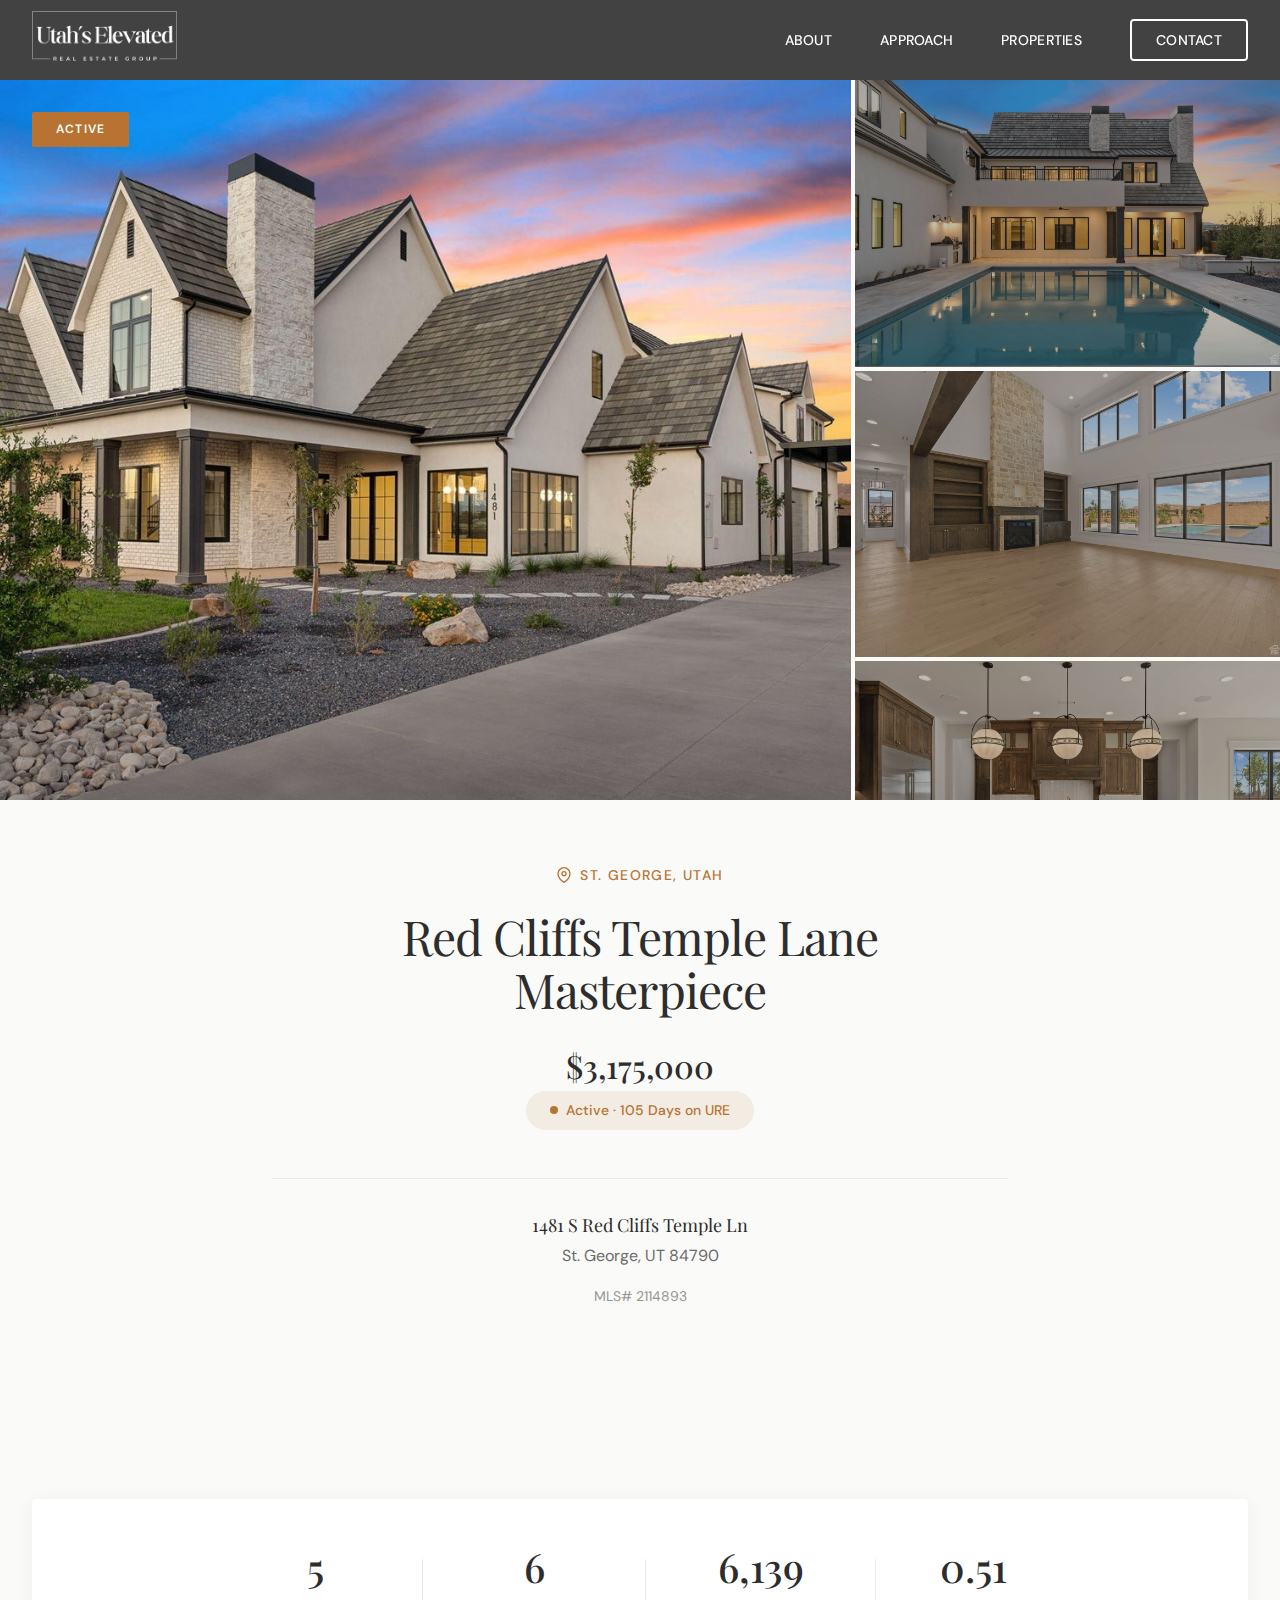
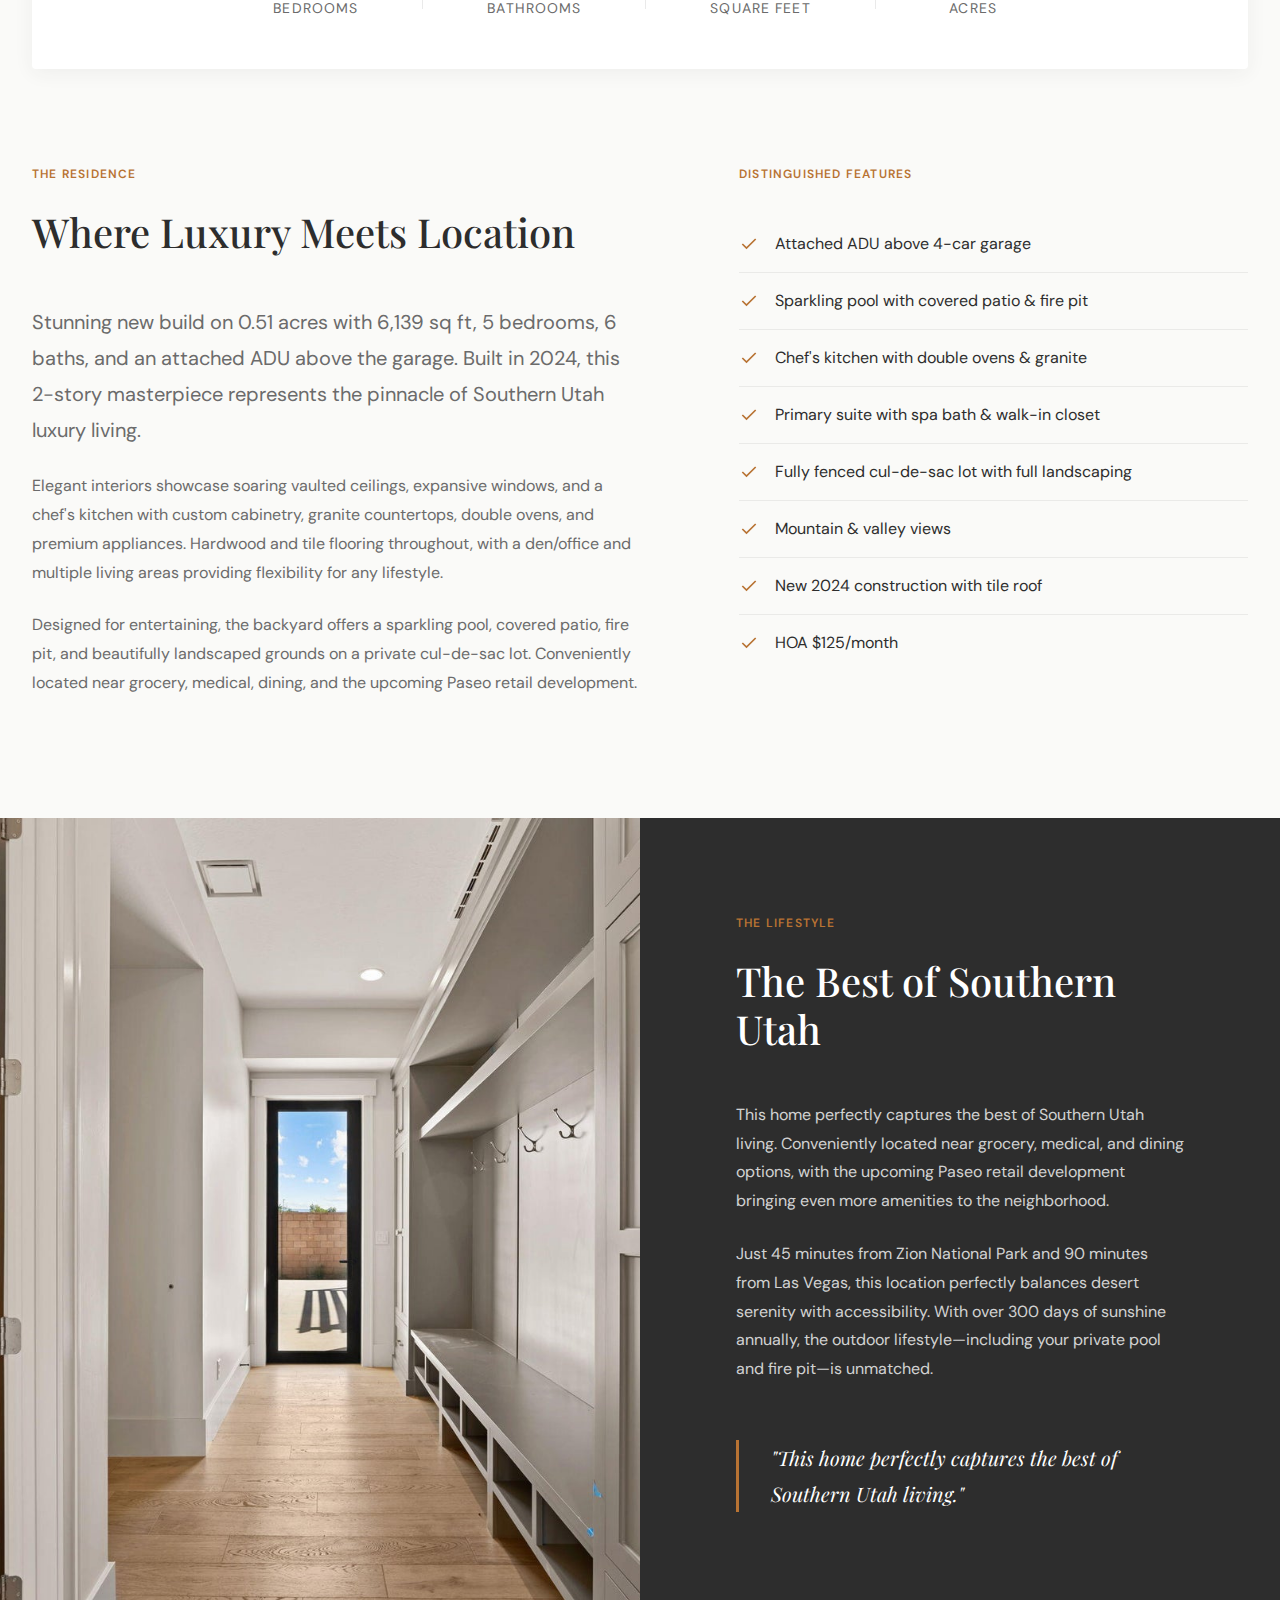
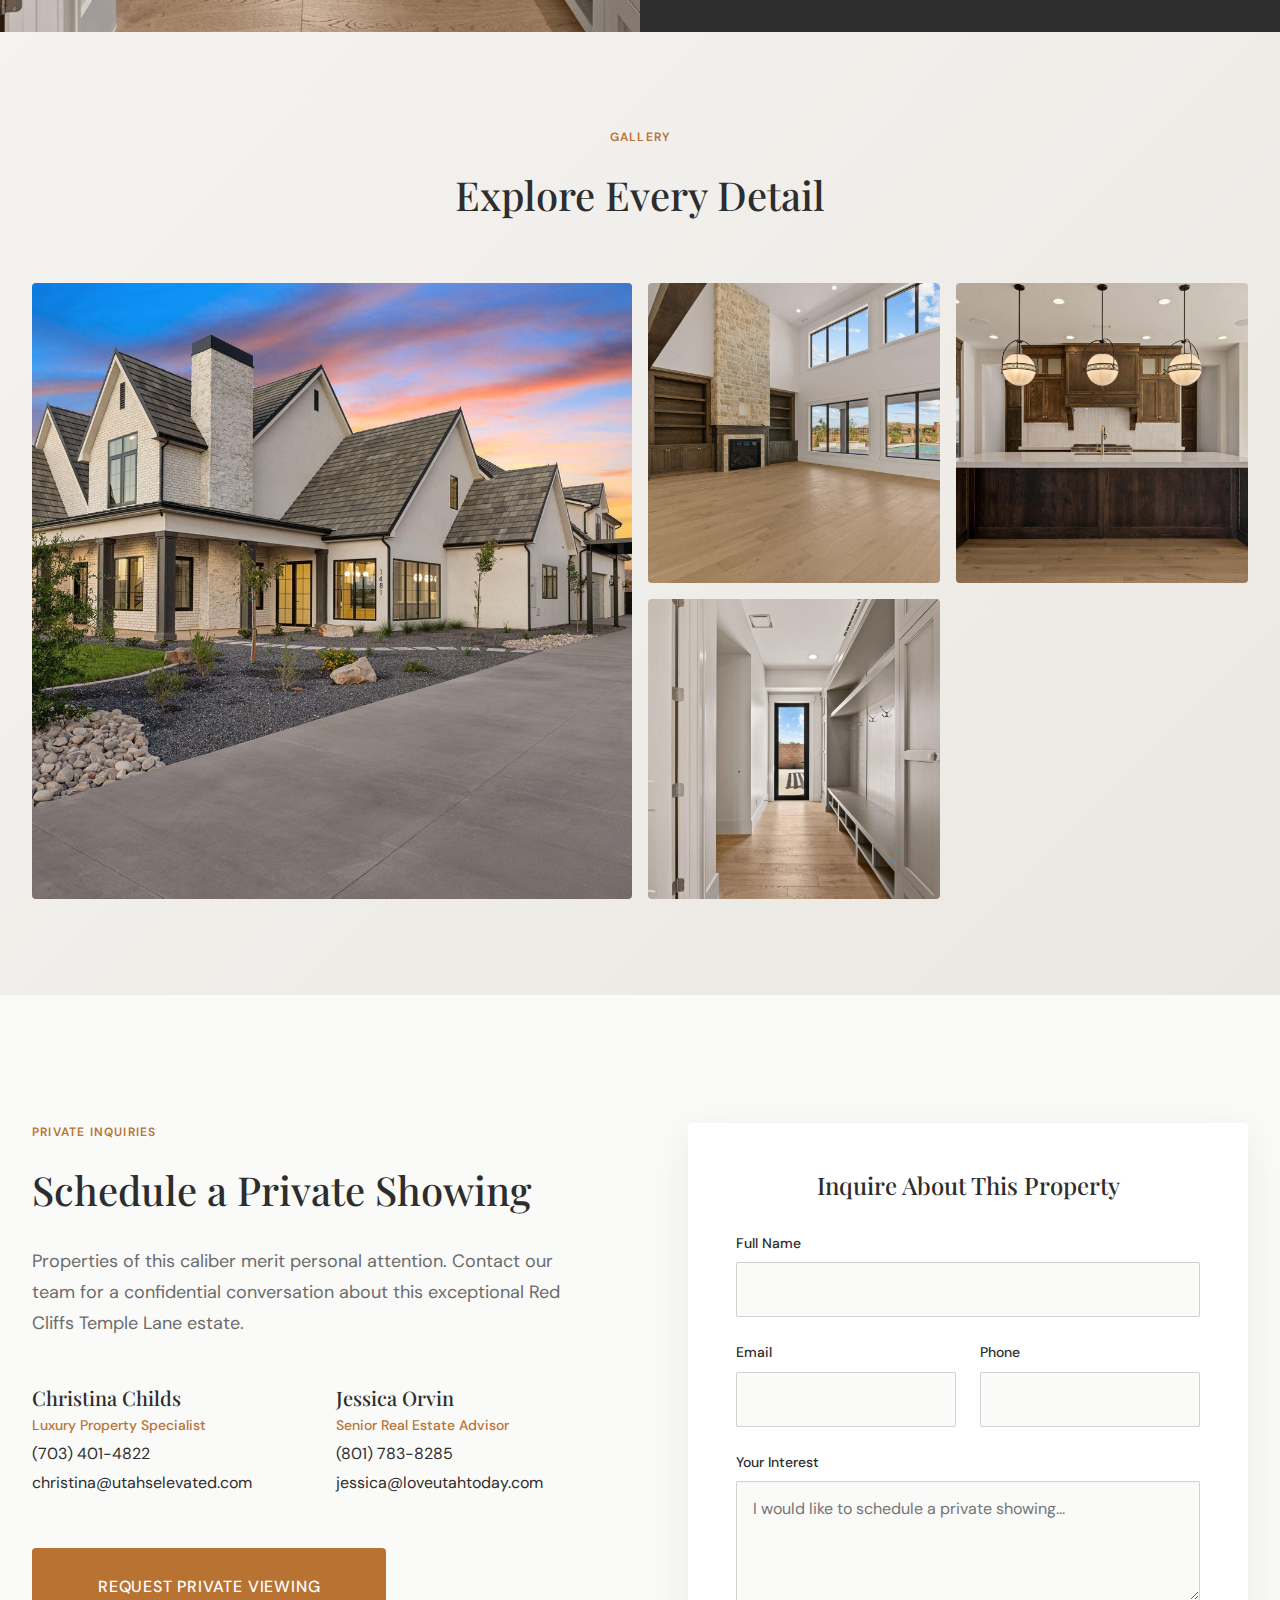
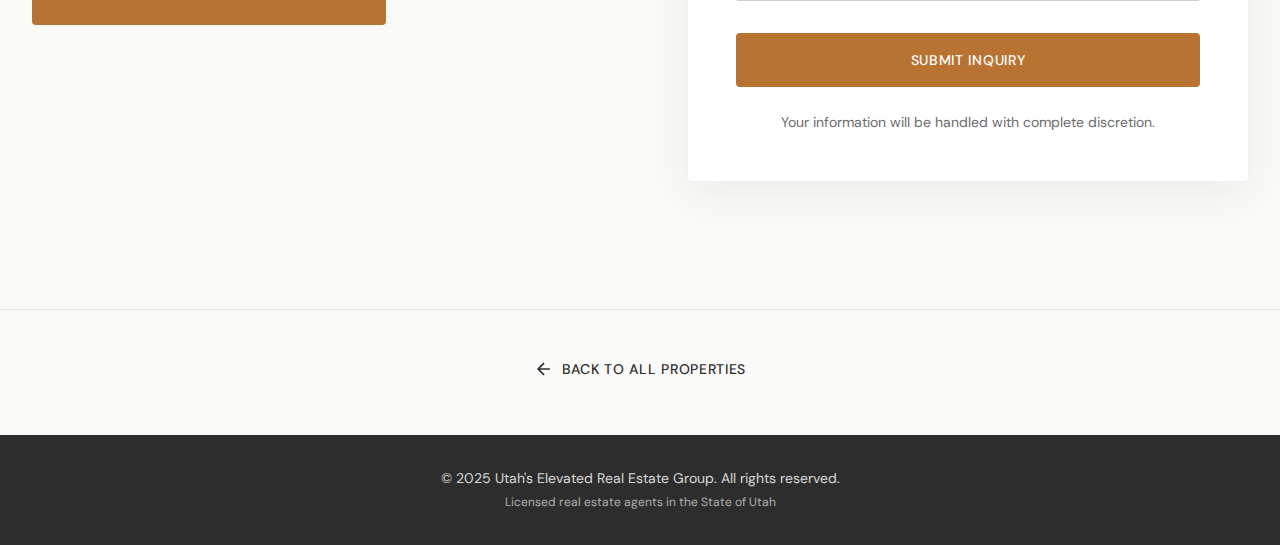
<file: listing-3m-estate.html>
<!DOCTYPE html>
<html lang="en">

<head>
    <meta charset="UTF-8">
    <meta name="viewport" content="width=device-width, initial-scale=1.0">
    <meta name="description"
        content="$3,175,000 luxury estate at 1481 S Red Cliffs Temple Ln, St. George, Utah. 5 bedrooms, 6 baths, 6,139 sqft of exceptional living. Offered by Utah's Elevated Real Estate Group.">
    <meta name="theme-color" content="#2D2D2D">

    <title>$3,175,000 Estate | St. George, Utah | Utah's Elevated Real Estate</title>

    <!-- Preload critical assets -->
    <link rel="preconnect" href="https://fonts.googleapis.com">
    <link rel="preconnect" href="https://fonts.gstatic.com" crossorigin>
    <link
        href="https://fonts.googleapis.com/css2?family=Playfair+Display:wght@400;500;600;700&family=DM+Sans:wght@400;500;600&display=swap"
        rel="stylesheet">

    <!-- Styles -->
    <link rel="stylesheet" href="css/styles.css">
    <link rel="stylesheet" href="css/listing-detail.css">

    <!-- Favicon -->
    <link rel="icon" type="image/webp" href="assets/images/logo.webp">
</head>

<body class="listing-detail-page">
    <!-- Skip to content link for accessibility -->
    <a href="#main-content" class="skip-link">Skip to main content</a>

    <!-- Header -->
    <header class="header header--dark" role="banner">
        <div class="header__inner">
            <a href="index.html" class="header__logo" aria-label="Utah's Elevated Real Estate Group - Home">
                <img src="assets/images/logo.webp" alt="Utah's Elevated Real Estate Group" width="180" height="60">
            </a>
            <nav class="header__nav" aria-label="Main navigation">
                <ul class="header__nav-list">
                    <li><a href="about.html">About</a></li>
                    <li><a href="index.html#approach">Approach</a></li>
                    <li><a href="listings.html">Properties</a></li>
                    <li><a href="index.html#contact" class="btn btn--small">Contact</a></li>
                </ul>
            </nav>
            <button class="header__menu-toggle" aria-label="Toggle menu" aria-expanded="false">
                <span></span>
                <span></span>
                <span></span>
            </button>
        </div>
    </header>

    <!-- Main Content -->
    <main id="main-content" role="main">

        <!-- Hero Gallery Section -->
        <section class="listing-hero" aria-label="Property showcase">
            <div class="listing-hero__gallery">
                <div class="listing-hero__main">
                    <img src="3milfeature.jpg"
                        alt="$3.175M Estate exterior - luxury Red Cliffs Temple Lane residence"
                        class="listing-hero__main-img" id="hero-main-image">
                    <div class="listing-hero__overlay"></div>
                    <div class="listing-hero__badge">
                        <span class="listing-hero__badge-label">Active</span>
                    </div>
                </div>
                <div class="listing-hero__grid">
                    <button class="listing-hero__thumb" data-image="3mil1.jpg"
                        aria-label="View exterior">
                        <img src="3mil1.jpg" alt="Estate exterior view">
                    </button>
                    <button class="listing-hero__thumb" data-image="3mil3.jpg"
                        aria-label="View interior details">
                        <img src="3mil3.jpg" alt="Interior details">
                    </button>
                    <button class="listing-hero__thumb" data-image="3mil4.jpg"
                        aria-label="View outdoor spaces">
                        <img src="3mil4.jpg" alt="Outdoor living spaces">
                    </button>
                </div>
            </div>

            <div class="listing-hero__intro">
                <span class="listing-hero__location">
                    <svg width="16" height="16" viewBox="0 0 24 24" fill="none" stroke="currentColor" stroke-width="2">
                        <path d="M21 10c0 7-9 13-9 13s-9-6-9-13a9 9 0 0 1 18 0z" />
                        <circle cx="12" cy="10" r="3" />
                    </svg>
                    St. George, Utah
                </span>
                <h1 class="listing-hero__title">Red Cliffs Temple Lane Masterpiece</h1>
                <p class="listing-hero__price">$3,175,000</p>

                <div class="listing-status">
                    <span class="listing-status__dot"></span>
                    Active · 105 Days on URE
                </div>

                <div class="listing-address">
                    <p class="listing-address__street">1481 S Red Cliffs Temple Ln</p>
                    <p class="listing-address__city">St. George, UT 84790</p>
                    <p class="listing-address__mls">MLS# 2114893</p>
                </div>
            </div>
        </section>

        <!-- Property Overview -->
        <section class="listing-overview" aria-label="Property overview">
            <div class="listing-overview__inner">

                <!-- Stats Bar -->
                <div class="listing-stats">
                    <div class="listing-stat">
                        <span class="listing-stat__value">5</span>
                        <span class="listing-stat__label">Bedrooms</span>
                    </div>
                    <div class="listing-stat__divider"></div>
                    <div class="listing-stat">
                        <span class="listing-stat__value">6</span>
                        <span class="listing-stat__label">Bathrooms</span>
                    </div>
                    <div class="listing-stat__divider"></div>
                    <div class="listing-stat">
                        <span class="listing-stat__value">6,139</span>
                        <span class="listing-stat__label">Square Feet</span>
                    </div>
                    <div class="listing-stat__divider"></div>
                    <div class="listing-stat">
                        <span class="listing-stat__value">0.51</span>
                        <span class="listing-stat__label">Acres</span>
                    </div>
                </div>

                <!-- Description -->
                <div class="listing-description">
                    <div class="listing-description__content">
                        <span class="section__label">The Residence</span>
                        <h2 class="listing-description__headline">Where Luxury Meets Location</h2>
                        <p class="listing-description__lead">
                            Stunning new build on 0.51 acres with 6,139 sq ft, 5 bedrooms, 6 baths, and an attached
                            ADU above the garage. Built in 2024, this 2-story masterpiece represents the pinnacle
                            of Southern Utah luxury living.
                        </p>
                        <p>
                            Elegant interiors showcase soaring vaulted ceilings, expansive windows, and a chef's
                            kitchen with custom cabinetry, granite countertops, double ovens, and premium appliances.
                            Hardwood and tile flooring throughout, with a den/office and multiple living areas
                            providing flexibility for any lifestyle.
                        </p>
                        <p>
                            Designed for entertaining, the backyard offers a sparkling pool, covered patio, fire pit,
                            and beautifully landscaped grounds on a private cul-de-sac lot. Conveniently located near
                            grocery, medical, dining, and the upcoming Paseo retail development.
                        </p>
                    </div>

                    <div class="listing-description__features">
                        <span class="section__label">Distinguished Features</span>
                        <ul class="listing-features">
                            <li>
                                <svg width="20" height="20" viewBox="0 0 24 24" fill="none" stroke="currentColor"
                                    stroke-width="2">
                                    <polyline points="20 6 9 17 4 12" />
                                </svg>
                                Attached ADU above 4-car garage
                            </li>
                            <li>
                                <svg width="20" height="20" viewBox="0 0 24 24" fill="none" stroke="currentColor"
                                    stroke-width="2">
                                    <polyline points="20 6 9 17 4 12" />
                                </svg>
                                Sparkling pool with covered patio & fire pit
                            </li>
                            <li>
                                <svg width="20" height="20" viewBox="0 0 24 24" fill="none" stroke="currentColor"
                                    stroke-width="2">
                                    <polyline points="20 6 9 17 4 12" />
                                </svg>
                                Chef's kitchen with double ovens & granite
                            </li>
                            <li>
                                <svg width="20" height="20" viewBox="0 0 24 24" fill="none" stroke="currentColor"
                                    stroke-width="2">
                                    <polyline points="20 6 9 17 4 12" />
                                </svg>
                                Primary suite with spa bath & walk-in closet
                            </li>
                            <li>
                                <svg width="20" height="20" viewBox="0 0 24 24" fill="none" stroke="currentColor"
                                    stroke-width="2">
                                    <polyline points="20 6 9 17 4 12" />
                                </svg>
                                Fully fenced cul-de-sac lot with full landscaping
                            </li>
                            <li>
                                <svg width="20" height="20" viewBox="0 0 24 24" fill="none" stroke="currentColor"
                                    stroke-width="2">
                                    <polyline points="20 6 9 17 4 12" />
                                </svg>
                                Mountain & valley views
                            </li>
                            <li>
                                <svg width="20" height="20" viewBox="0 0 24 24" fill="none" stroke="currentColor"
                                    stroke-width="2">
                                    <polyline points="20 6 9 17 4 12" />
                                </svg>
                                New 2024 construction with tile roof
                            </li>
                            <li>
                                <svg width="20" height="20" viewBox="0 0 24 24" fill="none" stroke="currentColor"
                                    stroke-width="2">
                                    <polyline points="20 6 9 17 4 12" />
                                </svg>
                                HOA $125/month
                            </li>
                        </ul>
                    </div>
                </div>
            </div>
        </section>

        <!-- Lifestyle Section -->
        <section class="listing-lifestyle" aria-label="Property lifestyle">
            <div class="listing-lifestyle__inner">
                <div class="listing-lifestyle__image">
                    <img src="3mil5 - Copy.jpg" alt="Resort-style outdoor living" loading="lazy">
                </div>
                <div class="listing-lifestyle__content">
                    <span class="section__label">The Lifestyle</span>
                    <h2 class="listing-lifestyle__headline">The Best of Southern Utah</h2>
                    <p>
                        This home perfectly captures the best of Southern Utah living. Conveniently located
                        near grocery, medical, and dining options, with the upcoming Paseo retail development
                        bringing even more amenities to the neighborhood.
                    </p>
                    <p>
                        Just 45 minutes from Zion National Park and 90 minutes from Las Vegas, this location
                        perfectly balances desert serenity with accessibility. With over 300 days of sunshine
                        annually, the outdoor lifestyle—including your private pool and fire pit—is unmatched.
                    </p>
                    <p class="listing-lifestyle__quote">
                        "This home perfectly captures the best of Southern Utah living."
                    </p>
                </div>
            </div>
        </section>

        <!-- Gallery Grid -->
        <section class="listing-gallery" aria-label="Property gallery">
            <div class="listing-gallery__inner">
                <span class="section__label">Gallery</span>
                <h2 class="listing-gallery__headline">Explore Every Detail</h2>

                <div class="listing-gallery__grid">
                    <figure class="listing-gallery__item listing-gallery__item--large">
                        <img src="3milfeature.jpg" alt="Estate exterior" loading="lazy">
                        <figcaption>Grand Exterior</figcaption>
                    </figure>
                    <figure class="listing-gallery__item">
                        <img src="3mil3.jpg" alt="Interior living" loading="lazy">
                        <figcaption>Living Spaces</figcaption>
                    </figure>
                    <figure class="listing-gallery__item">
                        <img src="3mil4.jpg" alt="Kitchen area" loading="lazy">
                        <figcaption>Gourmet Kitchen</figcaption>
                    </figure>
                    <figure class="listing-gallery__item">
                        <img src="3mil5 - Copy.jpg" alt="Outdoor living" loading="lazy">
                        <figcaption>Outdoor Living</figcaption>
                    </figure>
                </div>
            </div>
        </section>

        <!-- Contact CTA -->
        <section class="listing-contact" aria-label="Contact">
            <div class="listing-contact__inner">
                <div class="listing-contact__content">
                    <span class="section__label">Private Inquiries</span>
                    <h2 class="listing-contact__headline">Schedule a Private Showing</h2>
                    <p class="listing-contact__description">
                        Properties of this caliber merit personal attention. Contact our team for a confidential
                        conversation about this exceptional Red Cliffs Temple Lane estate.
                    </p>

                    <div class="listing-contact__agents">
                        <div class="listing-contact__agent">
                            <h3>Christina Childs</h3>
                            <p class="listing-contact__agent-title">Luxury Property Specialist</p>
                            <p><a href="tel:+17034014822">(703) 401-4822</a></p>
                            <p><a href="mailto:christina@utahselevated.com">christina@utahselevated.com</a></p>
                        </div>
                        <div class="listing-contact__agent">
                            <h3>Jessica Orvin</h3>
                            <p class="listing-contact__agent-title">Senior Real Estate Advisor</p>
                            <p><a href="tel:+18017838285">(801) 783-8285</a></p>
                            <p><a href="mailto:jessica@loveutahtoday.com">jessica@loveutahtoday.com</a></p>
                        </div>
                    </div>

                    <a href="index.html#contact" class="btn btn--primary btn--large">Request Private Viewing</a>
                </div>

                <div class="listing-contact__form-wrapper">
                    <form class="listing-contact__form" action="#" method="POST" id="listing-inquiry-form">
                        <h3>Inquire About This Property</h3>
                        <div class="form__group">
                            <label for="name" class="form__label">Full Name</label>
                            <input type="text" id="name" name="name" class="form__input" required autocomplete="name">
                        </div>

                        <div class="form__row">
                            <div class="form__group">
                                <label for="email" class="form__label">Email</label>
                                <input type="email" id="email" name="email" class="form__input" required
                                    autocomplete="email">
                            </div>

                            <div class="form__group">
                                <label for="phone" class="form__label">Phone</label>
                                <input type="tel" id="phone" name="phone" class="form__input" autocomplete="tel">
                            </div>
                        </div>

                        <div class="form__group">
                            <label for="message" class="form__label">Your Interest</label>
                            <textarea id="message" name="message" class="form__input form__textarea" rows="4"
                                placeholder="I would like to schedule a private showing..."></textarea>
                        </div>

                        <button type="submit" class="btn btn--primary btn--full">Submit Inquiry</button>
                        <p class="listing-contact__privacy">Your information will be handled with complete discretion.
                        </p>
                    </form>
                </div>
            </div>
        </section>

        <!-- Back to Listings -->
        <div class="listing-back">
            <a href="listings.html" class="listing-back__link">
                <svg width="20" height="20" viewBox="0 0 24 24" fill="none" stroke="currentColor" stroke-width="2">
                    <path d="M19 12H5M12 19l-7-7 7-7" />
                </svg>
                Back to All Properties
            </a>
        </div>

    </main>

    <!-- Footer -->
    <footer class="footer" role="contentinfo">
        <div class="footer__inner">
            <p class="footer__copyright">&copy; 2025 Utah's Elevated Real Estate Group. All rights reserved.</p>
            <p class="footer__legal">Licensed real estate agents in the State of Utah</p>
        </div>
    </footer>

    <!-- JavaScript -->
    <script src="js/main.js" defer></script>
    <script>
        // Gallery image switcher
        document.addEventListener('DOMContentLoaded', () => {
            const mainImage = document.getElementById('hero-main-image');
            const thumbs = document.querySelectorAll('.listing-hero__thumb');

            thumbs.forEach(thumb => {
                thumb.addEventListener('click', () => {
                    const newSrc = thumb.dataset.image;
                    mainImage.style.opacity = '0';
                    setTimeout(() => {
                        mainImage.src = newSrc;
                        mainImage.style.opacity = '1';
                    }, 300);

                    // Update active state
                    thumbs.forEach(t => t.classList.remove('active'));
                    thumb.classList.add('active');
                });
            });
        });
    </script>
</body>

</html>
</file>
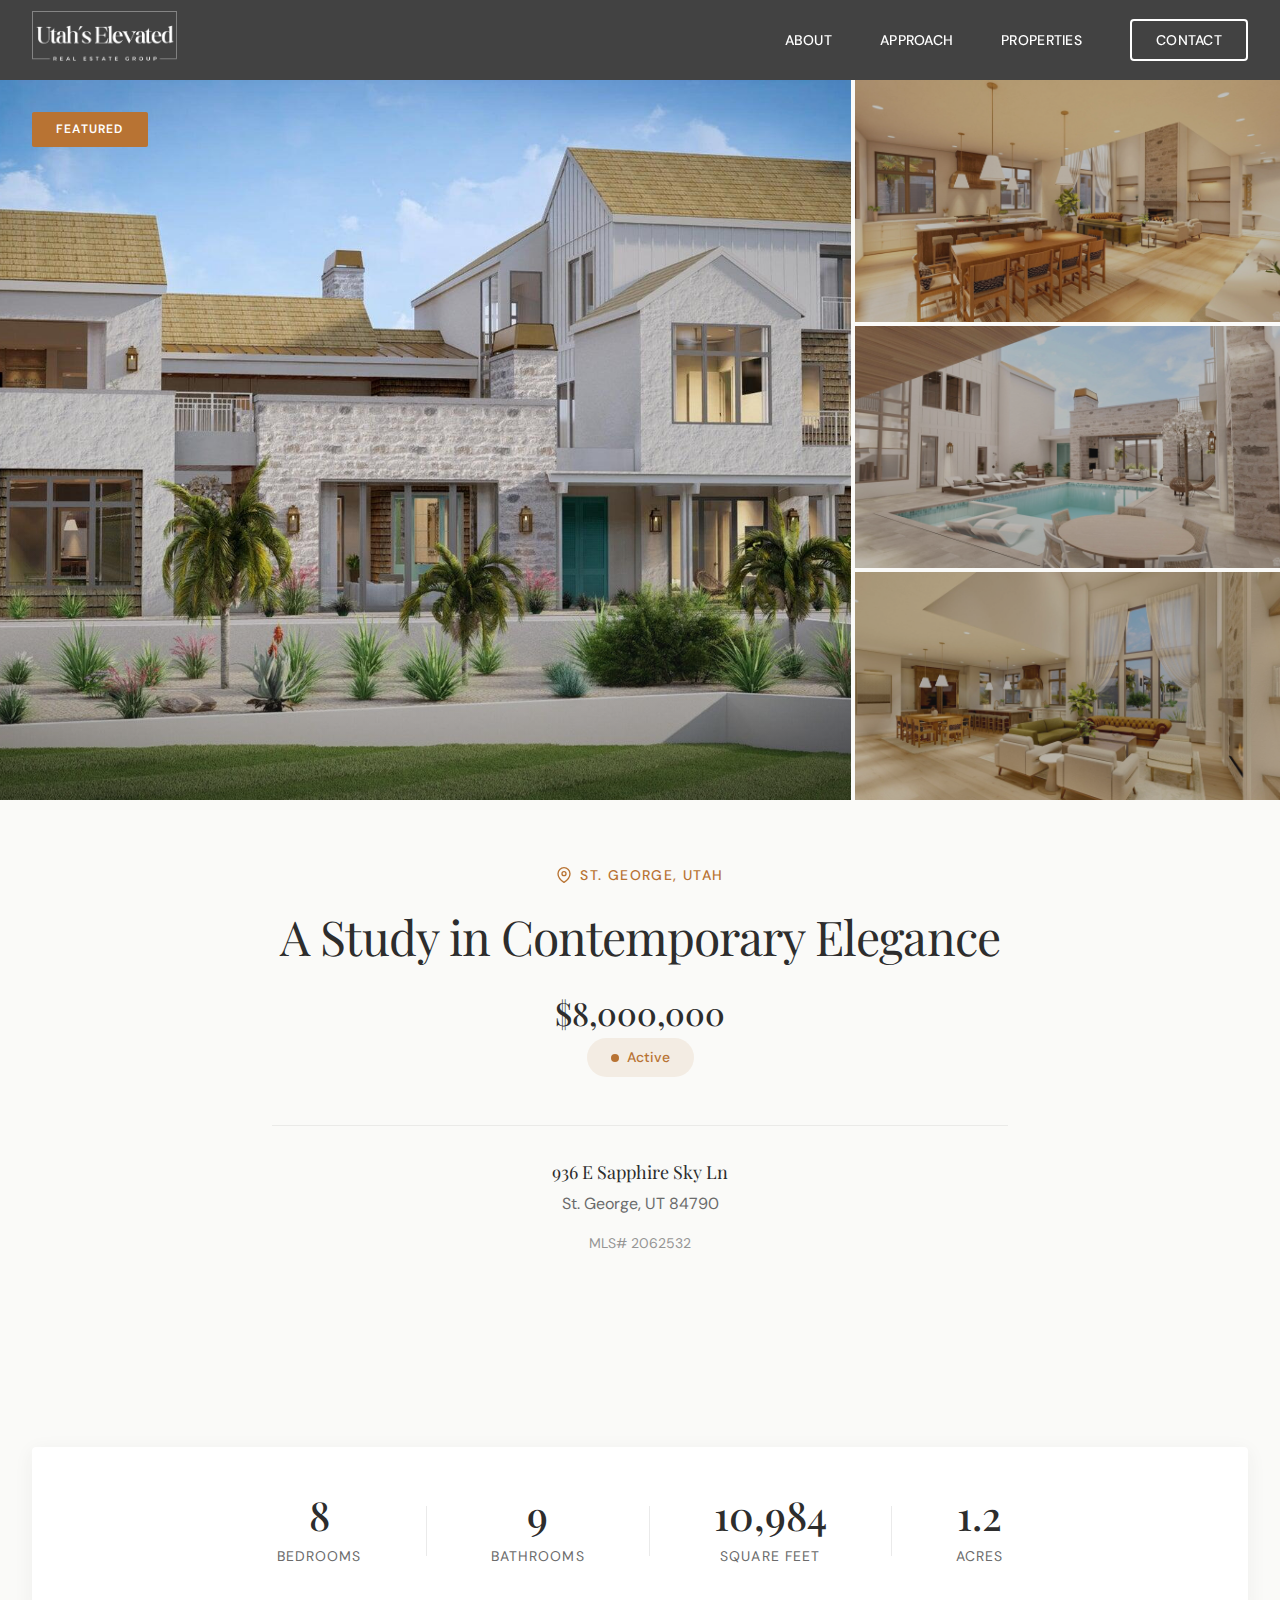
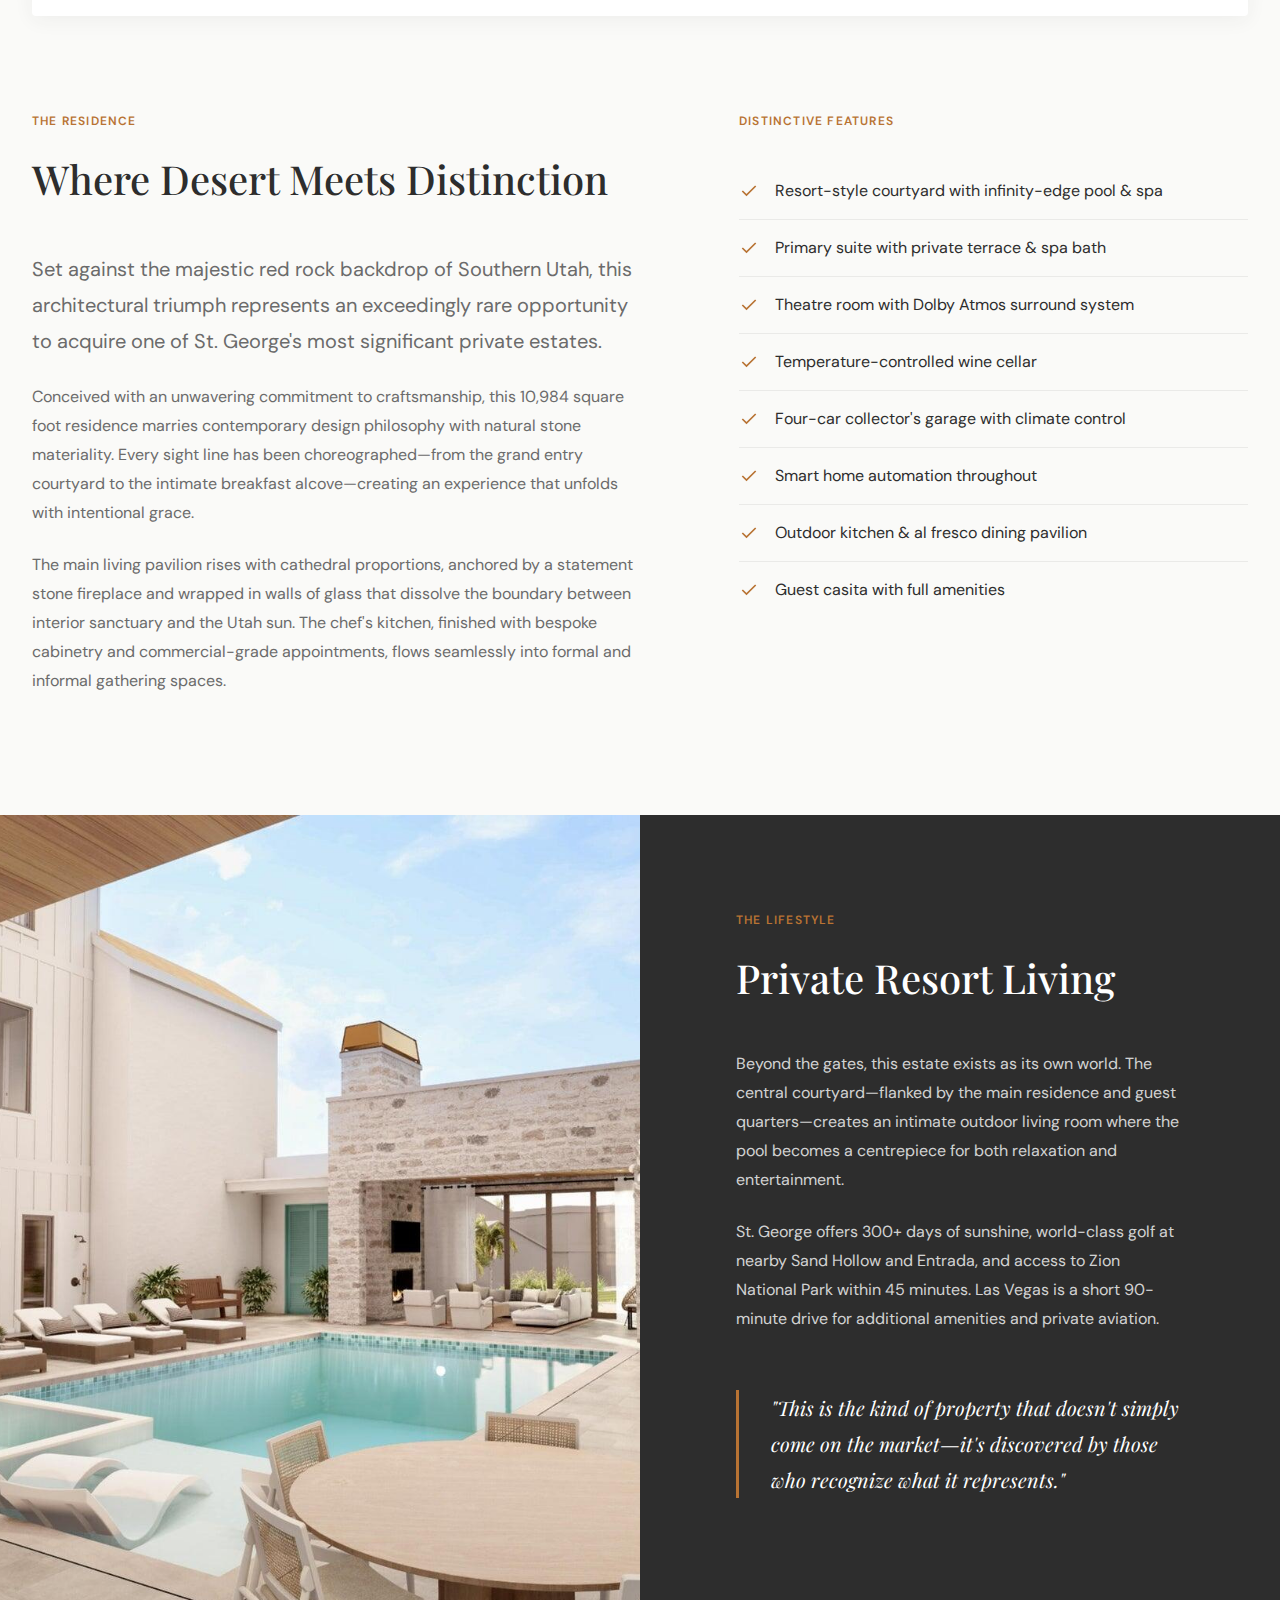
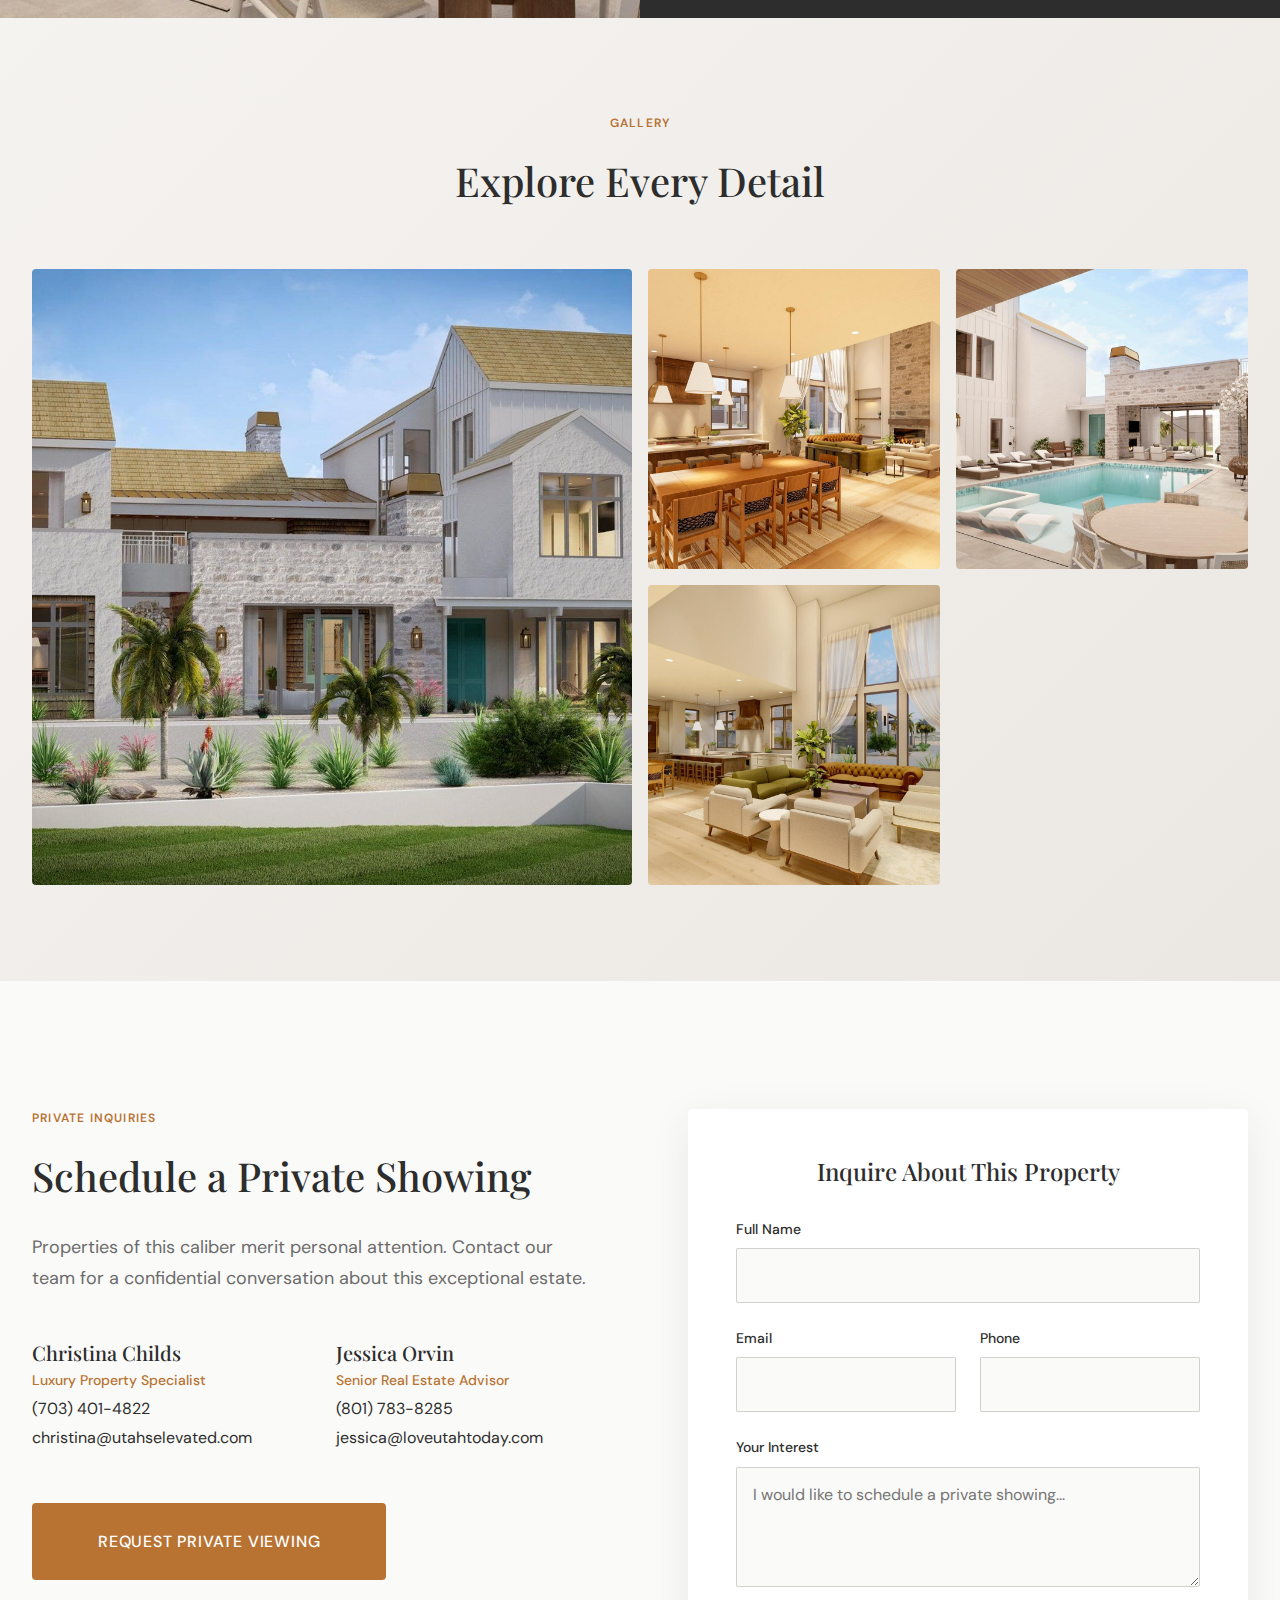
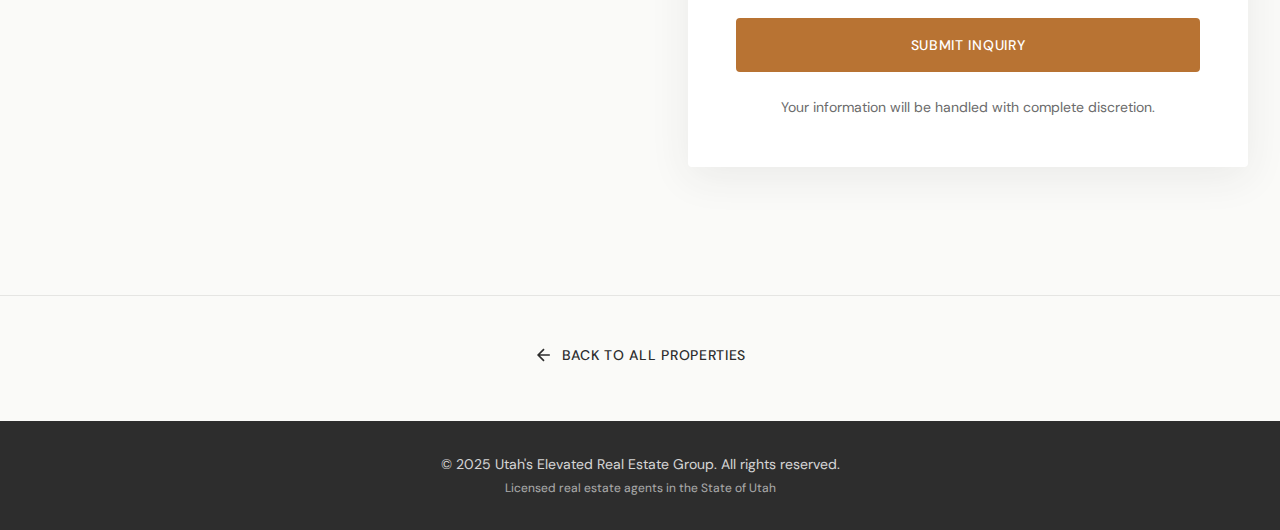
<file: listing-8m-estate.html>
<!DOCTYPE html>
<html lang="en">

<head>
    <meta charset="UTF-8">
    <meta name="viewport" content="width=device-width, initial-scale=1.0">
    <meta name="description"
        content="Rare $8M contemporary estate at 936 E Sapphire Sky Ln, St. George, Utah. 8 bedrooms, 9 baths, 10,984 sqft of resort-style living. Offered by Utah's Elevated Real Estate Group.">
    <meta name="theme-color" content="#2D2D2D">

    <title>$8,000,000 Estate | St. George, Utah | Utah's Elevated Real Estate</title>

    <!-- Preload critical assets -->
    <link rel="preconnect" href="https://fonts.googleapis.com">
    <link rel="preconnect" href="https://fonts.gstatic.com" crossorigin>
    <link
        href="https://fonts.googleapis.com/css2?family=Playfair+Display:wght@400;500;600;700&family=DM+Sans:wght@400;500;600&display=swap"
        rel="stylesheet">

    <!-- Styles -->
    <link rel="stylesheet" href="css/styles.css">
    <link rel="stylesheet" href="css/listing-detail.css">

    <!-- Favicon -->
    <link rel="icon" type="image/webp" href="assets/images/logo.webp">
</head>

<body class="listing-detail-page">
    <!-- Skip to content link for accessibility -->
    <a href="#main-content" class="skip-link">Skip to main content</a>

    <!-- Header -->
    <header class="header header--dark" role="banner">
        <div class="header__inner">
            <a href="index.html" class="header__logo" aria-label="Utah's Elevated Real Estate Group - Home">
                <img src="assets/images/logo.webp" alt="Utah's Elevated Real Estate Group" width="180" height="60">
            </a>
            <nav class="header__nav" aria-label="Main navigation">
                <ul class="header__nav-list">
                    <li><a href="index.html#about">About</a></li>
                    <li><a href="index.html#approach">Approach</a></li>
                    <li><a href="index.html#listings">Properties</a></li>
                    <li><a href="index.html#contact" class="btn btn--small">Contact</a></li>
                </ul>
            </nav>
            <button class="header__menu-toggle" aria-label="Toggle menu" aria-expanded="false">
                <span></span>
                <span></span>
                <span></span>
            </button>
        </div>
    </header>

    <!-- Main Content -->
    <main id="main-content" role="main">

        <!-- Hero Gallery Section -->
        <section class="listing-hero" aria-label="Property showcase">
            <div class="listing-hero__gallery">
                <div class="listing-hero__main">
                    <img src="assets/images/8mil.jpg"
                        alt="$8M Estate exterior - contemporary Mediterranean architecture"
                        class="listing-hero__main-img" id="hero-main-image">
                    <div class="listing-hero__overlay"></div>
                    <div class="listing-hero__badge">
                        <span class="listing-hero__badge-label">Featured</span>
                    </div>
                </div>
                <div class="listing-hero__grid">
                    <button class="listing-hero__thumb" data-image="assets/images/8mil1.jpg"
                        aria-label="View great room interior">
                        <img src="assets/images/8mil1.jpg" alt="Great room with soaring ceilings and stone fireplace">
                    </button>
                    <button class="listing-hero__thumb" data-image="assets/images/8mil2.jpg"
                        aria-label="View pool courtyard">
                        <img src="assets/images/8mil2.jpg" alt="Resort-style pool and courtyard">
                    </button>
                    <button class="listing-hero__thumb" data-image="assets/images/8mil3.jpg"
                        aria-label="View living area">
                        <img src="assets/images/8mil3.jpg" alt="Elegant living room with dramatic windows">
                    </button>
                </div>
            </div>

            <div class="listing-hero__intro">
                <span class="listing-hero__location">
                    <svg width="16" height="16" viewBox="0 0 24 24" fill="none" stroke="currentColor" stroke-width="2">
                        <path d="M21 10c0 7-9 13-9 13s-9-6-9-13a9 9 0 0 1 18 0z" />
                        <circle cx="12" cy="10" r="3" />
                    </svg>
                    St. George, Utah
                </span>
                <h1 class="listing-hero__title">A Study in Contemporary Elegance</h1>
                <p class="listing-hero__price">$8,000,000</p>

                <div class="listing-status">
                    <span class="listing-status__dot"></span>
                    Active
                </div>

                <div class="listing-address">
                    <p class="listing-address__street">936 E Sapphire Sky Ln</p>
                    <p class="listing-address__city">St. George, UT 84790</p>
                    <p class="listing-address__mls">MLS# 2062532</p>
                </div>
            </div>
        </section>

        <!-- Property Overview -->
        <section class="listing-overview" aria-label="Property overview">
            <div class="listing-overview__inner">

                <!-- Stats Bar -->
                <div class="listing-stats">
                    <div class="listing-stat">
                        <span class="listing-stat__value">8</span>
                        <span class="listing-stat__label">Bedrooms</span>
                    </div>
                    <div class="listing-stat__divider"></div>
                    <div class="listing-stat">
                        <span class="listing-stat__value">9</span>
                        <span class="listing-stat__label">Bathrooms</span>
                    </div>
                    <div class="listing-stat__divider"></div>
                    <div class="listing-stat">
                        <span class="listing-stat__value">10,984</span>
                        <span class="listing-stat__label">Square Feet</span>
                    </div>
                    <div class="listing-stat__divider"></div>
                    <div class="listing-stat">
                        <span class="listing-stat__value">1.2</span>
                        <span class="listing-stat__label">Acres</span>
                    </div>
                </div>

                <!-- Description -->
                <div class="listing-description">
                    <div class="listing-description__content">
                        <span class="section__label">The Residence</span>
                        <h2 class="listing-description__headline">Where Desert Meets Distinction</h2>
                        <p class="listing-description__lead">
                            Set against the majestic red rock backdrop of Southern Utah, this architectural triumph
                            represents an exceedingly rare opportunity to acquire one of St. George's most significant
                            private estates.
                        </p>
                        <p>
                            Conceived with an unwavering commitment to craftsmanship, this 10,984 square foot residence
                            marries contemporary design philosophy with natural stone materiality. Every sight line has
                            been choreographed—from the grand entry courtyard to the intimate breakfast alcove—creating
                            an experience that unfolds with intentional grace.
                        </p>
                        <p>
                            The main living pavilion rises with cathedral proportions, anchored by a statement stone
                            fireplace and wrapped in walls of glass that dissolve the boundary between interior
                            sanctuary
                            and the Utah sun. The chef's kitchen, finished with bespoke cabinetry and commercial-grade
                            appointments, flows seamlessly into formal and informal gathering spaces.
                        </p>
                    </div>

                    <div class="listing-description__features">
                        <span class="section__label">Distinctive Features</span>
                        <ul class="listing-features">
                            <li>
                                <svg width="20" height="20" viewBox="0 0 24 24" fill="none" stroke="currentColor"
                                    stroke-width="2">
                                    <polyline points="20 6 9 17 4 12" />
                                </svg>
                                Resort-style courtyard with infinity-edge pool & spa
                            </li>
                            <li>
                                <svg width="20" height="20" viewBox="0 0 24 24" fill="none" stroke="currentColor"
                                    stroke-width="2">
                                    <polyline points="20 6 9 17 4 12" />
                                </svg>
                                Primary suite with private terrace & spa bath
                            </li>
                            <li>
                                <svg width="20" height="20" viewBox="0 0 24 24" fill="none" stroke="currentColor"
                                    stroke-width="2">
                                    <polyline points="20 6 9 17 4 12" />
                                </svg>
                                Theatre room with Dolby Atmos surround system
                            </li>
                            <li>
                                <svg width="20" height="20" viewBox="0 0 24 24" fill="none" stroke="currentColor"
                                    stroke-width="2">
                                    <polyline points="20 6 9 17 4 12" />
                                </svg>
                                Temperature-controlled wine cellar
                            </li>
                            <li>
                                <svg width="20" height="20" viewBox="0 0 24 24" fill="none" stroke="currentColor"
                                    stroke-width="2">
                                    <polyline points="20 6 9 17 4 12" />
                                </svg>
                                Four-car collector's garage with climate control
                            </li>
                            <li>
                                <svg width="20" height="20" viewBox="0 0 24 24" fill="none" stroke="currentColor"
                                    stroke-width="2">
                                    <polyline points="20 6 9 17 4 12" />
                                </svg>
                                Smart home automation throughout
                            </li>
                            <li>
                                <svg width="20" height="20" viewBox="0 0 24 24" fill="none" stroke="currentColor"
                                    stroke-width="2">
                                    <polyline points="20 6 9 17 4 12" />
                                </svg>
                                Outdoor kitchen & al fresco dining pavilion
                            </li>
                            <li>
                                <svg width="20" height="20" viewBox="0 0 24 24" fill="none" stroke="currentColor"
                                    stroke-width="2">
                                    <polyline points="20 6 9 17 4 12" />
                                </svg>
                                Guest casita with full amenities
                            </li>
                        </ul>
                    </div>
                </div>
            </div>
        </section>

        <!-- Lifestyle Section -->
        <section class="listing-lifestyle" aria-label="Property lifestyle">
            <div class="listing-lifestyle__inner">
                <div class="listing-lifestyle__image">
                    <img src="assets/images/8mil2.jpg" alt="Resort-style courtyard and pool" loading="lazy">
                </div>
                <div class="listing-lifestyle__content">
                    <span class="section__label">The Lifestyle</span>
                    <h2 class="listing-lifestyle__headline">Private Resort Living</h2>
                    <p>
                        Beyond the gates, this estate exists as its own world. The central courtyard—flanked by
                        the main residence and guest quarters—creates an intimate outdoor living room where the
                        pool becomes a centrepiece for both relaxation and entertainment.
                    </p>
                    <p>
                        St. George offers 300+ days of sunshine, world-class golf at nearby Sand Hollow and
                        Entrada, and access to Zion National Park within 45 minutes. Las Vegas is a short 90-minute
                        drive for additional amenities and private aviation.
                    </p>
                    <p class="listing-lifestyle__quote">
                        "This is the kind of property that doesn't simply come on the market—it's discovered
                        by those who recognize what it represents."
                    </p>
                </div>
            </div>
        </section>

        <!-- Gallery Grid -->
        <section class="listing-gallery" aria-label="Property gallery">
            <div class="listing-gallery__inner">
                <span class="section__label">Gallery</span>
                <h2 class="listing-gallery__headline">Explore Every Detail</h2>

                <div class="listing-gallery__grid">
                    <figure class="listing-gallery__item listing-gallery__item--large">
                        <img src="assets/images/8mil.jpg" alt="Estate exterior at dusk" loading="lazy">
                        <figcaption>Grand Entrance & Facade</figcaption>
                    </figure>
                    <figure class="listing-gallery__item">
                        <img src="assets/images/8mil1.jpg" alt="Great room interior" loading="lazy">
                        <figcaption>Great Room</figcaption>
                    </figure>
                    <figure class="listing-gallery__item">
                        <img src="assets/images/8mil2.jpg" alt="Pool courtyard" loading="lazy">
                        <figcaption>Pool & Courtyard</figcaption>
                    </figure>
                    <figure class="listing-gallery__item">
                        <img src="assets/images/8mil3.jpg" alt="Living area" loading="lazy">
                        <figcaption>Living Pavilion</figcaption>
                    </figure>
                </div>
            </div>
        </section>

        <!-- Contact CTA -->
        <section class="listing-contact" aria-label="Contact">
            <div class="listing-contact__inner">
                <div class="listing-contact__content">
                    <span class="section__label">Private Inquiries</span>
                    <h2 class="listing-contact__headline">Schedule a Private Showing</h2>
                    <p class="listing-contact__description">
                        Properties of this caliber merit personal attention. Contact our team for a confidential
                        conversation about this exceptional estate.
                    </p>

                    <div class="listing-contact__agents">
                        <div class="listing-contact__agent">
                            <h3>Christina Childs</h3>
                            <p class="listing-contact__agent-title">Luxury Property Specialist</p>
                            <p><a href="tel:+17034014822">(703) 401-4822</a></p>
                            <p><a href="mailto:christina@utahselevated.com">christina@utahselevated.com</a></p>
                        </div>
                        <div class="listing-contact__agent">
                            <h3>Jessica Orvin</h3>
                            <p class="listing-contact__agent-title">Senior Real Estate Advisor</p>
                            <p><a href="tel:+18017838285">(801) 783-8285</a></p>
                            <p><a href="mailto:jessica@loveutahtoday.com">jessica@loveutahtoday.com</a></p>
                        </div>
                    </div>

                    <a href="index.html#contact" class="btn btn--primary btn--large">Request Private Viewing</a>
                </div>

                <div class="listing-contact__form-wrapper">
                    <form class="listing-contact__form" action="#" method="POST" id="listing-inquiry-form">
                        <h3>Inquire About This Property</h3>
                        <div class="form__group">
                            <label for="name" class="form__label">Full Name</label>
                            <input type="text" id="name" name="name" class="form__input" required autocomplete="name">
                        </div>

                        <div class="form__row">
                            <div class="form__group">
                                <label for="email" class="form__label">Email</label>
                                <input type="email" id="email" name="email" class="form__input" required
                                    autocomplete="email">
                            </div>

                            <div class="form__group">
                                <label for="phone" class="form__label">Phone</label>
                                <input type="tel" id="phone" name="phone" class="form__input" autocomplete="tel">
                            </div>
                        </div>

                        <div class="form__group">
                            <label for="message" class="form__label">Your Interest</label>
                            <textarea id="message" name="message" class="form__input form__textarea" rows="4"
                                placeholder="I would like to schedule a private showing..."></textarea>
                        </div>

                        <button type="submit" class="btn btn--primary btn--full">Submit Inquiry</button>
                        <p class="listing-contact__privacy">Your information will be handled with complete discretion.
                        </p>
                    </form>
                </div>
            </div>
        </section>

        <!-- Back to Listings -->
        <div class="listing-back">
            <a href="index.html#listings" class="listing-back__link">
                <svg width="20" height="20" viewBox="0 0 24 24" fill="none" stroke="currentColor" stroke-width="2">
                    <path d="M19 12H5M12 19l-7-7 7-7" />
                </svg>
                Back to All Properties
            </a>
        </div>

    </main>

    <!-- Footer -->
    <footer class="footer" role="contentinfo">
        <div class="footer__inner">
            <p class="footer__copyright">&copy; 2025 Utah's Elevated Real Estate Group. All rights reserved.</p>
            <p class="footer__legal">Licensed real estate agents in the State of Utah</p>
        </div>
    </footer>

    <!-- JavaScript -->
    <script src="js/main.js" defer></script>
    <script>
        // Gallery image switcher
        document.addEventListener('DOMContentLoaded', () => {
            const mainImage = document.getElementById('hero-main-image');
            const thumbs = document.querySelectorAll('.listing-hero__thumb');

            thumbs.forEach(thumb => {
                thumb.addEventListener('click', () => {
                    const newSrc = thumb.dataset.image;
                    mainImage.style.opacity = '0';
                    setTimeout(() => {
                        mainImage.src = newSrc;
                        mainImage.style.opacity = '1';
                    }, 300);

                    // Update active state
                    thumbs.forEach(t => t.classList.remove('active'));
                    thumb.classList.add('active');
                });
            });
        });
    </script>
</body>

</html>
</file>
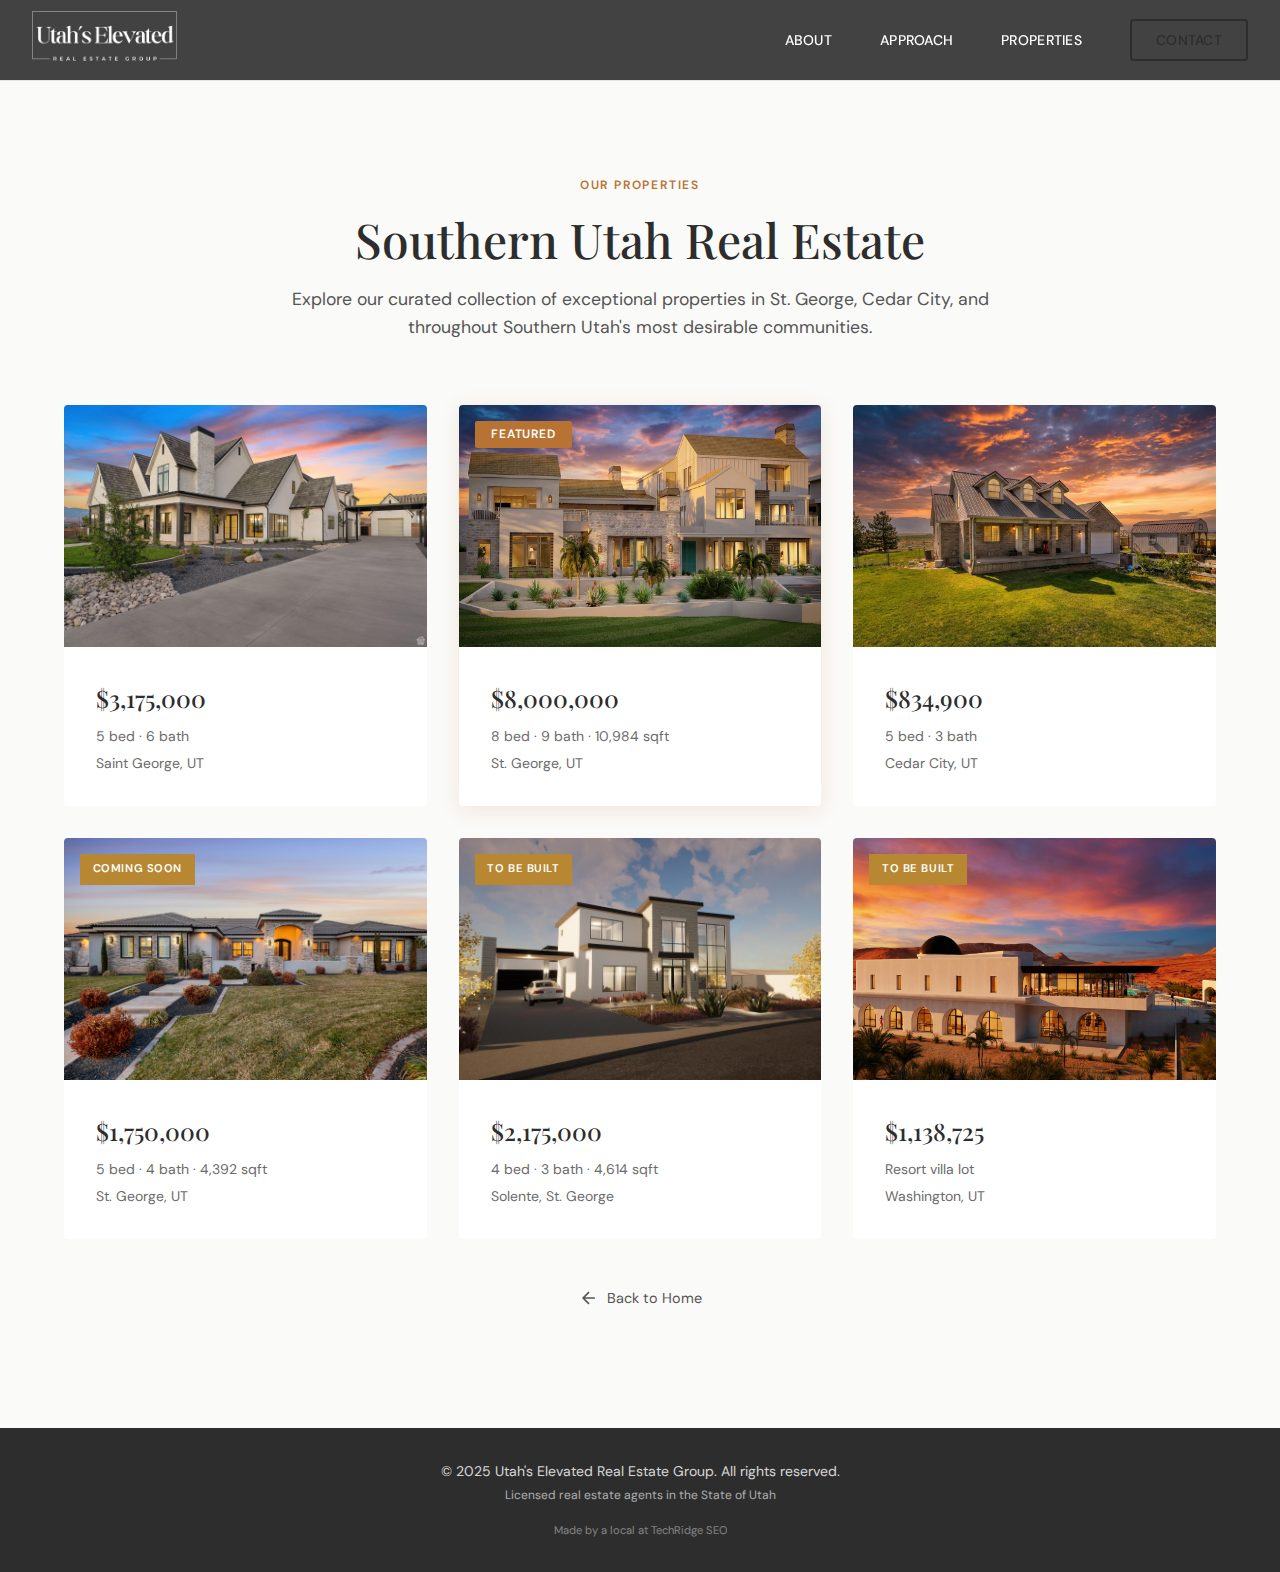
<file: listings.html>
<!DOCTYPE html>
<html lang="en">

<head>
    <meta charset="UTF-8">
    <meta name="viewport" content="width=device-width, initial-scale=1.0">
    <meta name="description"
        content="Browse luxury properties in Southern Utah. From St. George estates to Cedar City homesteads. Utah's Elevated Real Estate Group.">
    <meta name="theme-color" content="#2D2D2D">

    <title>Properties | Utah's Elevated Real Estate Group</title>

    <!-- Preload critical assets -->
    <link rel="preconnect" href="https://fonts.googleapis.com">
    <link rel="preconnect" href="https://fonts.gstatic.com" crossorigin>
    <link
        href="https://fonts.googleapis.com/css2?family=Playfair+Display:wght@400;500;600;700&family=DM+Sans:wght@400;500;600&display=swap"
        rel="stylesheet">

    <!-- Styles -->
    <link rel="stylesheet" href="css/styles.css">
    <link rel="stylesheet" href="css/listing-detail.css">

    <!-- Favicon -->
    <link rel="icon" type="image/webp" href="assets/images/logo.webp">

    <style>
        .listings-page {
            padding-top: calc(var(--header-height) + 3rem);
            padding-bottom: 4rem;
        }

        .listings-hero {
            text-align: center;
            padding: 3rem 1.5rem 4rem;
            max-width: 800px;
            margin: 0 auto;
        }

        .listings-hero__label {
            display: block;
            font-size: 0.75rem;
            font-weight: 600;
            letter-spacing: 0.15em;
            text-transform: uppercase;
            color: var(--color-accent, #8B7355);
            margin-bottom: 1rem;
        }

        .listings-hero__title {
            font-family: 'Playfair Display', serif;
            font-size: clamp(2rem, 5vw, 3rem);
            font-weight: 500;
            color: var(--color-text, #2D2D2D);
            margin-bottom: 1rem;
        }

        .listings-hero__subtitle {
            font-size: 1.1rem;
            color: var(--color-text-light, #555);
            line-height: 1.6;
        }

        .listings-container {
            max-width: 1200px;
            margin: 0 auto;
            padding: 0 1.5rem;
        }

        .listings-grid {
            display: grid;
            grid-template-columns: repeat(auto-fit, minmax(340px, 1fr));
            gap: 2rem;
        }

        @media (max-width: 480px) {
            .listings-grid {
                grid-template-columns: 1fr;
            }
        }

        .listing-card__coming-soon-badge {
            position: absolute;
            top: 1rem;
            left: 1rem;
            background: #b88732;
            color: white;
            font-size: 0.7rem;
            font-weight: 600;
            letter-spacing: 0.05em;
            text-transform: uppercase;
            padding: 0.4rem 0.8rem;
            z-index: 10;
        }

        .listings-back {
            padding: 3rem;
            text-align: center;
        }

        .listings-back__link {
            display: inline-flex;
            align-items: center;
            gap: 0.5rem;
            color: var(--color-text-light, #555);
            text-decoration: none;
            font-size: 0.9rem;
            transition: color 0.3s ease;
        }

        .listings-back__link:hover {
            color: var(--color-accent, #8B7355);
        }
    </style>
</head>

<body class="listing-detail-page">
    <!-- Skip to content link for accessibility -->
    <a href="#main-content" class="skip-link">Skip to main content</a>

    <!-- Header -->
    <header class="header header--dark scrolled" role="banner">
        <div class="header__inner">
            <a href="index.html" class="header__logo" aria-label="Utah's Elevated Real Estate Group - Home">
                <img src="assets/images/logo.webp" alt="Utah's Elevated Real Estate Group" width="180" height="60">
            </a>
            <nav class="header__nav" aria-label="Main navigation">
                <ul class="header__nav-list">
                    <li><a href="about.html">About</a></li>
                    <li><a href="index.html#approach">Approach</a></li>
                    <li><a href="listings.html" class="active">Properties</a></li>
                    <li><a href="index.html#contact" class="btn btn--small">Contact</a></li>
                </ul>
            </nav>
            <button class="header__menu-toggle" aria-label="Toggle menu" aria-expanded="false">
                <span></span>
                <span></span>
                <span></span>
            </button>
        </div>
    </header>

    <!-- Main Content -->
    <main id="main-content" role="main" class="listings-page">

        <!-- Hero Section -->
        <section class="listings-hero" aria-label="Properties introduction">
            <span class="listings-hero__label">Our Properties</span>
            <h1 class="listings-hero__title">Southern Utah Real Estate</h1>
            <p class="listings-hero__subtitle">
                Explore our curated collection of exceptional properties in St. George, Cedar City,
                and throughout Southern Utah's most desirable communities.
            </p>
        </section>

        <!-- Listings Grid -->
        <section class="listings-container" aria-label="Property listings">
            <div class="listings-grid">

                <!-- $3.175M -->
                <article class="listing-card">
                    <a href="listing-3m-estate.html" class="listing-card__image-link">
                        <div class="listing-card__image">
                            <img src="3milfeature.jpg" alt="Luxury home in Saint George, UT"
                                class="listing-card__img" loading="lazy">
                            <div class="listing-card__overlay">
                                <p class="listing-card__overlay-price">$3,175,000</p>
                                <p class="listing-card__overlay-details">5 Bed · 6 Bath</p>
                                <p class="listing-card__overlay-address">Saint George, UT</p>
                                <span class="listing-card__overlay-cta">View Property</span>
                            </div>
                        </div>
                    </a>
                    <div class="listing-card__content">
                        <p class="listing-card__price">$3,175,000</p>
                        <p class="listing-card__details">5 bed · 6 bath</p>
                        <p class="listing-card__location">Saint George, UT</p>
                    </div>
                </article>

                <!-- $8M Featured -->
                <article class="listing-card listing-card--featured">
                    <a href="listing-8m-estate.html" class="listing-card__image-link">
                        <div class="listing-card__image">
                            <img src="8milfeatured.jpeg" alt="$8M Estate at 936 E Sapphire Sky Ln, St. George"
                                class="listing-card__img" loading="lazy">
                            <div class="listing-card__featured-badge">Featured</div>
                            <div class="listing-card__overlay">
                                <p class="listing-card__overlay-price">$8,000,000</p>
                                <p class="listing-card__overlay-details">8 Bed · 9 Bath · 10,984 SqFt</p>
                                <p class="listing-card__overlay-address">936 E Sapphire Sky Ln<br>St. George, UT 84790</p>
                                <span class="listing-card__overlay-cta">View Property</span>
                            </div>
                        </div>
                    </a>
                    <div class="listing-card__content">
                        <p class="listing-card__price">$8,000,000</p>
                        <p class="listing-card__details">8 bed · 9 bath · 10,984 sqft</p>
                        <p class="listing-card__location">St. George, UT</p>
                    </div>
                </article>

                <!-- Cedar City -->
                <article class="listing-card">
                    <a href="listing-1-75m-estate.html" class="listing-card__image-link">
                        <div class="listing-card__image">
                            <img src="860kfeature.jpeg" alt="8+ Acre Homestead in Cedar City, UT"
                                class="listing-card__img" loading="lazy">
                            <div class="listing-card__overlay">
                                <p class="listing-card__overlay-price">$834,900</p>
                                <p class="listing-card__overlay-details">5 Bed · 3 Bath</p>
                                <p class="listing-card__overlay-address">Cedar City, UT</p>
                                <span class="listing-card__overlay-cta">View Property</span>
                            </div>
                        </div>
                    </a>
                    <div class="listing-card__content">
                        <p class="listing-card__price">$834,900</p>
                        <p class="listing-card__details">5 bed · 3 bath</p>
                        <p class="listing-card__location">Cedar City, UT</p>
                    </div>
                </article>

                <!-- Coming Soon: 2407 E 4040 S -->
                <article class="listing-card listing-card--coming-soon">
                    <div class="listing-card__image-link">
                        <div class="listing-card__image">
                            <img src="2407.jpg" alt="Coming Soon - 2407 E 4040 S, St. George"
                                class="listing-card__img" loading="lazy">
                            <div class="listing-card__coming-soon-badge">Coming Soon</div>
                            <div class="listing-card__overlay">
                                <p class="listing-card__overlay-price">$1,750,000</p>
                                <p class="listing-card__overlay-details">5 Bed · 4 Bath · 4,392 SqFt</p>
                                <p class="listing-card__overlay-address">2407 E 4040 S<br>St. George, UT 84790</p>
                            </div>
                        </div>
                    </div>
                    <div class="listing-card__content">
                        <p class="listing-card__price">$1,750,000</p>
                        <p class="listing-card__details">5 bed · 4 bath · 4,392 sqft</p>
                        <p class="listing-card__location">St. George, UT</p>
                    </div>
                </article>

                <!-- To Be Built: Lot 105 Solente -->
                <article class="listing-card listing-card--coming-soon">
                    <div class="listing-card__image-link">
                        <div class="listing-card__image">
                            <img src="solentelot105.jpg" alt="To Be Built - Lot 105 Solente, St. George"
                                class="listing-card__img" loading="lazy">
                            <div class="listing-card__coming-soon-badge">To Be Built</div>
                            <div class="listing-card__overlay">
                                <p class="listing-card__overlay-price">$2,175,000</p>
                                <p class="listing-card__overlay-details">4 Bed · 3 Bath · 4,614 SqFt</p>
                                <p class="listing-card__overlay-address">Lot 105 Solente<br>St. George, UT 84790</p>
                            </div>
                        </div>
                    </div>
                    <div class="listing-card__content">
                        <p class="listing-card__price">$2,175,000</p>
                        <p class="listing-card__details">4 bed · 3 bath · 4,614 sqft</p>
                        <p class="listing-card__location">Solente, St. George</p>
                    </div>
                </article>

                <!-- To Be Built: Altozano Resort Villa -->
                <article class="listing-card listing-card--coming-soon">
                    <div class="listing-card__image-link">
                        <div class="listing-card__image">
                            <img src="lot2.jpeg" alt="To Be Built - 1517 N Altozano Rd, Washington"
                                class="listing-card__img" loading="lazy">
                            <div class="listing-card__coming-soon-badge">To Be Built</div>
                            <div class="listing-card__overlay">
                                <p class="listing-card__overlay-price">$1,138,725</p>
                                <p class="listing-card__overlay-details">Resort Villa Lot</p>
                                <p class="listing-card__overlay-address">1517 N Altozano Rd<br>Washington, UT 84780</p>
                            </div>
                        </div>
                    </div>
                    <div class="listing-card__content">
                        <p class="listing-card__price">$1,138,725</p>
                        <p class="listing-card__details">Resort villa lot</p>
                        <p class="listing-card__location">Washington, UT</p>
                    </div>
                </article>

            </div>
        </section>

        <!-- Back Link -->
        <div class="listings-back">
            <a href="index.html" class="listings-back__link">
                <svg width="20" height="20" viewBox="0 0 24 24" fill="none" stroke="currentColor" stroke-width="2">
                    <path d="M19 12H5M12 19l-7-7 7-7" />
                </svg>
                Back to Home
            </a>
        </div>

    </main>

    <!-- Footer -->
    <footer class="footer" role="contentinfo">
        <div class="footer__inner">
            <p class="footer__copyright">&copy; 2025 Utah's Elevated Real Estate Group. All rights reserved.</p>
            <p class="footer__legal">Licensed real estate agents in the State of Utah</p>
            <p class="footer__credit">Made by a local at <a href="https://techridgeseo.com" target="_blank" rel="noopener">TechRidge SEO</a></p>
        </div>
    </footer>

    <!-- JavaScript -->
    <script src="js/main.js" defer></script>
</body>

</html>
</file>
<file: css/styles.css>
/* ========================================
   Utah's Elevated Real Estate
   Luxury Single-Page Lander Styles
   ======================================== */

/* ----------------------------------------
   CSS Custom Properties (Design Tokens)
   ---------------------------------------- */
:root {
  /* Colors */
  --color-primary: #2D2D2D;
  --color-background: #FAFAF8;
  --color-accent: #B87333;
  --color-accent-hover: #8B5A2B;
  --color-text: #2D2D2D;
  --color-text-secondary: #6B6B6B;
  --color-white: #FFFFFF;
  --color-overlay: rgba(45, 45, 45, 0.5);

  /* Typography */
  --font-heading: 'Playfair Display', Georgia, serif;
  --font-body: 'DM Sans', -apple-system, BlinkMacSystemFont, sans-serif;

  /* Font Sizes */
  --text-xs: 0.75rem;
  --text-sm: 0.875rem;
  --text-base: 1rem;
  --text-lg: 1.125rem;
  --text-xl: 1.25rem;
  --text-2xl: 1.5rem;
  --text-3xl: 2rem;
  --text-4xl: 2.5rem;
  --text-5xl: 3rem;
  --text-6xl: 4rem;
  --text-7xl: 5rem;

  /* Spacing */
  --space-xs: 0.25rem;
  --space-sm: 0.5rem;
  --space-md: 1rem;
  --space-lg: 1.5rem;
  --space-xl: 2rem;
  --space-2xl: 3rem;
  --space-3xl: 4rem;
  --space-4xl: 6rem;
  --space-5xl: 8rem;

  /* Layout */
  --max-width: 1400px;
  --header-height: 80px;

  /* Transitions */
  --transition-fast: 0.2s ease;
  --transition-base: 0.4s ease;
  --transition-slow: 0.6s ease-out;

  /* Border Radius */
  --radius-sm: 2px;
  --radius-base: 4px;
}

/* ----------------------------------------
   Reset & Base Styles
   ---------------------------------------- */
*,
*::before,
*::after {
  box-sizing: border-box;
  margin: 0;
  padding: 0;
}

html {
  scroll-behavior: smooth;
  scroll-padding-top: var(--header-height);
  font-size: 16px;
}

body {
  font-family: var(--font-body);
  font-size: var(--text-base);
  line-height: 1.6;
  color: var(--color-text);
  background-color: var(--color-background);
  -webkit-font-smoothing: antialiased;
  -moz-osx-font-smoothing: grayscale;
  overflow-x: hidden;
}

/* Reduced Motion */
@media (prefers-reduced-motion: reduce) {
  html {
    scroll-behavior: auto;
  }

  *,
  *::before,
  *::after {
    animation-duration: 0.01ms !important;
    animation-iteration-count: 1 !important;
    transition-duration: 0.01ms !important;
  }
}

/* ----------------------------------------
   Typography
   ---------------------------------------- */
h1,
h2,
h3,
h4,
h5,
h6 {
  font-family: var(--font-heading);
  font-weight: 500;
  line-height: 1.2;
  color: var(--color-primary);
}

h1 {
  font-size: var(--text-6xl);
}

h2 {
  font-size: var(--text-4xl);
}

h3 {
  font-size: var(--text-xl);
}

@media (max-width: 768px) {
  h1 {
    font-size: var(--text-4xl);
  }

  h2 {
    font-size: var(--text-3xl);
  }

  h3 {
    font-size: var(--text-lg);
  }
}

a {
  color: var(--color-accent);
  text-decoration: none;
  transition: color var(--transition-fast);
}

a:hover {
  color: var(--color-accent-hover);
}

a:focus-visible {
  outline: 2px solid var(--color-accent);
  outline-offset: 2px;
}

/* Screen Reader Only */
.sr-only {
  position: absolute;
  width: 1px;
  height: 1px;
  padding: 0;
  margin: -1px;
  overflow: hidden;
  clip: rect(0, 0, 0, 0);
  white-space: nowrap;
  border: 0;
}

/* Skip Link */
.skip-link {
  position: fixed;
  top: -100%;
  left: 50%;
  transform: translateX(-50%);
  background: var(--color-primary);
  color: var(--color-white);
  padding: var(--space-md) var(--space-xl);
  z-index: 9999;
  border-radius: var(--radius-base);
}

.skip-link:focus {
  top: var(--space-md);
}

/* ----------------------------------------
   Buttons
   ---------------------------------------- */
.btn {
  display: inline-flex;
  align-items: center;
  justify-content: center;
  font-family: var(--font-body);
  font-size: var(--text-sm);
  font-weight: 500;
  letter-spacing: 0.05em;
  text-transform: uppercase;
  padding: var(--space-md) var(--space-2xl);
  border: 2px solid transparent;
  border-radius: var(--radius-base);
  cursor: pointer;
  transition: all var(--transition-fast);
  text-decoration: none;
}

.btn--primary {
  background-color: var(--color-accent);
  color: var(--color-white);
  border-color: var(--color-accent);
}

.btn--primary:hover {
  background-color: var(--color-accent-hover);
  border-color: var(--color-accent-hover);
  color: var(--color-white);
}

.btn--outline {
  background-color: transparent;
  color: var(--color-white);
  border-color: var(--color-white);
}

.btn--outline:hover {
  background-color: var(--color-white);
  color: var(--color-primary);
}

.btn--small {
  padding: var(--space-sm) var(--space-lg);
  font-size: var(--text-xs);
}

.btn--full {
  width: 100%;
}

.btn:focus-visible {
  outline: 2px solid var(--color-accent);
  outline-offset: 2px;
}

/* ----------------------------------------
   Header
   ---------------------------------------- */
.header {
  position: fixed;
  top: 0;
  left: 0;
  right: 0;
  height: var(--header-height);
  z-index: 1000;
  transition: background-color var(--transition-base), box-shadow var(--transition-base);
}

.header.scrolled {
  background-color: rgba(250, 250, 248, 0.95);
  backdrop-filter: blur(10px);
  box-shadow: 0 1px 0 rgba(45, 45, 45, 0.1);
}

.header__inner {
  display: flex;
  align-items: center;
  justify-content: space-between;
  max-width: var(--max-width);
  height: 100%;
  margin: 0 auto;
  padding: 0 var(--space-xl);
}

.header__logo img {
  height: 50px;
  width: auto;
  transition: opacity var(--transition-fast), filter var(--transition-base);
  filter: brightness(0) invert(1);
}

.header.scrolled .header__logo img {
  filter: brightness(1) invert(0);
}

.header__logo:hover img {
  opacity: 0.8;
}

.header__nav-list {
  display: flex;
  align-items: center;
  gap: var(--space-2xl);
  list-style: none;
}

.header__nav-list a {
  font-size: var(--text-sm);
  font-weight: 500;
  letter-spacing: 0.02em;
  color: var(--color-white);
  text-transform: uppercase;
  transition: color var(--transition-base);
}

.header.scrolled .header__nav-list a {
  color: var(--color-primary);
}

.header__nav-list a:not(.btn):hover {
  color: var(--color-accent);
}

.header__nav-list a.btn {
  border-color: var(--color-white);
  color: var(--color-white);
}

.header.scrolled .header__nav-list a.btn {
  border-color: var(--color-primary);
  color: var(--color-primary);
}

/* Mobile Menu Toggle */
.header__menu-toggle {
  display: none;
  flex-direction: column;
  justify-content: center;
  align-items: center;
  gap: 5px;
  width: 40px;
  height: 40px;
  background: none;
  border: none;
  cursor: pointer;
  padding: 0;
}

.header__menu-toggle span {
  display: block;
  width: 24px;
  height: 2px;
  background-color: var(--color-white);
  transition: all var(--transition-fast);
}

.header.scrolled .header__menu-toggle span {
  background-color: var(--color-primary);
}

.header__menu-toggle[aria-expanded="true"] span:nth-child(1) {
  transform: rotate(45deg) translate(5px, 5px);
}

.header__menu-toggle[aria-expanded="true"] span:nth-child(2) {
  opacity: 0;
}

.header__menu-toggle[aria-expanded="true"] span:nth-child(3) {
  transform: rotate(-45deg) translate(5px, -5px);
}

@media (max-width: 768px) {
  .header__nav {
    position: fixed;
    top: var(--header-height);
    left: 0;
    right: 0;
    background-color: var(--color-background);
    padding: var(--space-xl);
    transform: translateY(-100%);
    opacity: 0;
    visibility: hidden;
    transition: all var(--transition-base);
  }

  .header__nav.active {
    transform: translateY(0);
    opacity: 1;
    visibility: visible;
  }

  .header__nav-list {
    flex-direction: column;
    gap: var(--space-lg);
  }

  .header__menu-toggle {
    display: flex;
  }
}

/* ----------------------------------------
   Section Navigation Dots
   ---------------------------------------- */
.section-nav {
  position: fixed;
  right: var(--space-xl);
  top: 50%;
  transform: translateY(-50%);
  z-index: 100;
}

.section-nav ul {
  display: flex;
  flex-direction: column;
  gap: var(--space-md);
  list-style: none;
}

.section-nav__dot {
  display: block;
  width: 12px;
  height: 12px;
  border: 2px solid var(--color-primary);
  border-radius: 50%;
  background: transparent;
  transition: all var(--transition-fast);
}

.section-nav__dot:hover,
.section-nav__dot.active {
  background-color: var(--color-accent);
  border-color: var(--color-accent);
}

@media (max-width: 768px) {
  .section-nav {
    display: none;
  }
}

/* ----------------------------------------
   Sections (General)
   ---------------------------------------- */
.section {
  scroll-margin-top: var(--header-height);
  min-height: 100vh;
  display: flex;
  align-items: center;
  justify-content: center;
  position: relative;
  padding: var(--space-4xl) var(--space-xl);
}

.section__inner {
  width: 100%;
  max-width: var(--max-width);
  margin: 0 auto;
}

.section__inner--centered {
  text-align: center;
}

.section__label {
  display: block;
  font-size: var(--text-xs);
  font-weight: 600;
  letter-spacing: 0.1em;
  text-transform: uppercase;
  color: var(--color-accent);
  margin-bottom: var(--space-lg);
}

.section__headline {
  margin-bottom: var(--space-2xl);
}

/* Section Reveal Animations */
.section .fade-in {
  opacity: 0;
  transform: translateY(30px);
  transition: opacity var(--transition-slow), transform var(--transition-slow);
}

.section.active .fade-in {
  opacity: 1;
  transform: translateY(0);
}

.section.active .fade-in:nth-child(1) {
  transition-delay: 0.1s;
}

.section.active .fade-in:nth-child(2) {
  transition-delay: 0.2s;
}

.section.active .fade-in:nth-child(3) {
  transition-delay: 0.3s;
}

.section.active .fade-in:nth-child(4) {
  transition-delay: 0.4s;
}

.section.active .fade-in:nth-child(5) {
  transition-delay: 0.5s;
}

/* ----------------------------------------
   Hero Section
   ---------------------------------------- */
.section--hero {
  padding: 0;
  color: var(--color-white);
  overflow: hidden;
}

.hero__background {
  position: absolute;
  inset: 0;
  background-image: url('../hero2.jpeg');
  background-size: cover;
  background-position: center;
}

.hero__overlay {
  position: absolute;
  inset: 0;
  background: linear-gradient(to bottom,
      rgba(45, 45, 45, 0.3) 0%,
      rgba(45, 45, 45, 0.5) 100%);
}

.hero__content {
  position: relative;
  z-index: 1;
  text-align: center;
  max-width: 900px;
  padding: 0 var(--space-xl);
}

.hero__logo {
  width: 280px;
  height: auto;
  margin-bottom: var(--space-2xl);
  filter: brightness(0) invert(1);
}

.hero__headline {
  font-size: var(--text-6xl);
  font-weight: 400;
  color: var(--color-white);
  margin-bottom: var(--space-lg);
  letter-spacing: -0.02em;
}

.hero__subheadline {
  font-size: var(--text-xl);
  font-weight: 400;
  color: rgba(255, 255, 255, 0.9);
  margin-bottom: var(--space-2xl);
  letter-spacing: 0.02em;
}

.hero__scroll-indicator {
  position: absolute;
  bottom: var(--space-2xl);
  left: 50%;
  transform: translateX(-50%);
  display: flex;
  flex-direction: column;
  align-items: center;
  gap: var(--space-sm);
  font-size: var(--text-xs);
  text-transform: uppercase;
  letter-spacing: 0.1em;
  opacity: 0.7;
  animation: bounce 2s infinite;
}

@keyframes bounce {

  0%,
  20%,
  50%,
  80%,
  100% {
    transform: translateX(-50%) translateY(0);
  }

  40% {
    transform: translateX(-50%) translateY(-10px);
  }

  60% {
    transform: translateX(-50%) translateY(-5px);
  }
}

@media (max-width: 768px) {
  .hero__headline {
    font-size: var(--text-4xl);
  }

  .hero__logo {
    width: 200px;
  }

  .hero__subheadline {
    font-size: var(--text-lg);
  }
}

/* ----------------------------------------
   About Section
   ---------------------------------------- */
.section--about .section__inner {
  display: grid;
  grid-template-columns: 1fr 1fr;
  gap: var(--space-4xl);
  align-items: center;
}

.about__image {
  position: relative;
  overflow: hidden;
  border-radius: var(--radius-base);
  box-shadow: 0 20px 40px rgba(45, 45, 45, 0.1);
}

.about__img {
  width: 100%;
  height: auto;
  display: block;
  object-fit: cover;
  transition: transform var(--transition-slow);
}

.about__image:hover .about__img {
  transform: scale(1.05);
}

.about__image-placeholder {
  aspect-ratio: 3 / 2;
  background: linear-gradient(135deg, #e8e4df 0%, #d4cfc7 100%);
  display: flex;
  align-items: center;
  justify-content: center;
  color: var(--color-text-secondary);
  font-size: var(--text-sm);
  text-transform: uppercase;
  letter-spacing: 0.1em;
  border-radius: var(--radius-base);
}

.about__content {
  padding-right: var(--space-2xl);
}

.about__agents {
  display: flex;
  flex-direction: column;
  gap: var(--space-2xl);
  margin-bottom: var(--space-2xl);
}

.about__agent-name {
  font-size: var(--text-xl);
  margin-bottom: var(--space-sm);
}

.about__agent-stats {
  font-size: var(--text-sm);
  color: var(--color-accent);
  font-weight: 500;
  margin-bottom: var(--space-md);
}

.about__agent-bio {
  color: var(--color-text-secondary);
  line-height: 1.7;
}

.about__together {
  padding-top: var(--space-xl);
  border-top: 1px solid rgba(45, 45, 45, 0.1);
  font-style: italic;
  color: var(--color-text-secondary);
  line-height: 1.7;
}

@media (max-width: 968px) {
  .section--about .section__inner {
    grid-template-columns: 1fr;
    gap: var(--space-2xl);
  }

  .about__content {
    padding-right: 0;
    order: -1;
  }
}

/* ----------------------------------------
   Approach Section
   ---------------------------------------- */
.section--approach {
  background-color: var(--color-primary);
  color: var(--color-white);
}

.section--approach .section__label {
  color: var(--color-accent);
}

.section--approach .section__headline {
  color: var(--color-white);
}

.approach__grid {
  display: grid;
  grid-template-columns: repeat(3, 1fr);
  gap: var(--space-3xl);
  margin-top: var(--space-3xl);
}

.approach__item {
  text-align: center;
}

.approach__image-wrapper {
  width: 100%;
  aspect-ratio: 1 / 1;
  margin-bottom: var(--space-xl);
  overflow: hidden;
  border-radius: 50%;
  border: 1px solid rgba(255, 255, 255, 0.2);
}

.approach__img {
  width: 100%;
  height: 100%;
  object-fit: cover;
  opacity: 0.8;
  transition: all var(--transition-base);
}

.approach__item:hover .approach__img {
  opacity: 1;
  transform: scale(1.1);
}

.approach__icon {
  width: 80px;
  height: 80px;
  margin: 0 auto var(--space-xl);
  display: flex;
  align-items: center;
  justify-content: center;
  border: 1px solid rgba(255, 255, 255, 0.2);
  border-radius: 50%;
}

.approach__icon svg {
  stroke: var(--color-accent);
}

.approach__title {
  font-size: var(--text-xl);
  color: var(--color-white);
  margin-bottom: var(--space-md);
}

.approach__description {
  color: rgba(255, 255, 255, 0.7);
  line-height: 1.7;
}

@media (max-width: 768px) {
  .approach__grid {
    grid-template-columns: 1fr;
    gap: var(--space-2xl);
  }
}

/* ----------------------------------------
   Listings Section
   ---------------------------------------- */
.listings__grid {
  display: grid;
  grid-template-columns: repeat(3, 1fr);
  gap: var(--space-xl);
  margin-top: var(--space-3xl);
}

.listing-card {
  background: var(--color-white);
  border-radius: var(--radius-base);
  overflow: hidden;
  transition: transform var(--transition-fast), box-shadow var(--transition-fast);
}

.listing-card:hover {
  transform: translateY(-4px);
  box-shadow: 0 20px 40px rgba(45, 45, 45, 0.15);
}

/* Image Link Wrapper */
.listing-card__image-link {
  display: block;
  text-decoration: none;
}

.listing-card__image {
  position: relative;
  overflow: hidden;
}

.listing-card__img {
  width: 100%;
  aspect-ratio: 3 / 2;
  object-fit: cover;
  display: block;
  transition: transform var(--transition-slow), filter var(--transition-base);
}

/* Hover Effect - Grayscale & Blur */
.listing-card__image-link:hover .listing-card__img {
  transform: scale(1.05);
  filter: grayscale(100%) blur(3px);
}

/* Info Overlay */
.listing-card__overlay {
  position: absolute;
  inset: 0;
  display: flex;
  flex-direction: column;
  align-items: center;
  justify-content: center;
  padding: var(--space-xl);
  text-align: center;
  background: rgba(45, 45, 45, 0.6);
  opacity: 0;
  transition: opacity var(--transition-base);
}

.listing-card__image-link:hover .listing-card__overlay {
  opacity: 1;
}

.listing-card__overlay-price {
  font-family: var(--font-heading);
  font-size: var(--text-3xl);
  font-weight: 500;
  color: var(--color-white);
  margin-bottom: var(--space-sm);
  transform: translateY(10px);
  transition: transform var(--transition-base);
}

.listing-card__image-link:hover .listing-card__overlay-price {
  transform: translateY(0);
}

.listing-card__overlay-details {
  font-size: var(--text-base);
  font-weight: 500;
  color: rgba(255, 255, 255, 0.9);
  margin-bottom: var(--space-sm);
  transform: translateY(10px);
  transition: transform var(--transition-base) 0.05s;
}

.listing-card__image-link:hover .listing-card__overlay-details {
  transform: translateY(0);
}

.listing-card__overlay-address {
  font-size: var(--text-sm);
  color: rgba(255, 255, 255, 0.8);
  line-height: 1.4;
  margin-bottom: var(--space-lg);
  transform: translateY(10px);
  transition: transform var(--transition-base) 0.1s;
}

.listing-card__image-link:hover .listing-card__overlay-address {
  transform: translateY(0);
}

.listing-card__overlay-cta {
  display: inline-block;
  font-size: var(--text-xs);
  font-weight: 600;
  text-transform: uppercase;
  letter-spacing: 0.1em;
  color: var(--color-white);
  padding: var(--space-sm) var(--space-lg);
  border: 1px solid var(--color-white);
  border-radius: var(--radius-base);
  transform: translateY(10px);
  transition: all var(--transition-base) 0.15s;
}

.listing-card__image-link:hover .listing-card__overlay-cta {
  transform: translateY(0);
}

.listing-card__overlay-cta:hover {
  background: var(--color-white);
  color: var(--color-primary);
}

/* Featured Badge */
.listing-card__featured-badge {
  position: absolute;
  top: var(--space-md);
  left: var(--space-md);
  background: var(--color-accent);
  color: var(--color-white);
  font-size: var(--text-xs);
  font-weight: 600;
  text-transform: uppercase;
  letter-spacing: 0.08em;
  padding: var(--space-xs) var(--space-md);
  border-radius: var(--radius-sm);
  z-index: 2;
}

/* Featured Card Styling */
.listing-card--featured {
  box-shadow: 0 4px 20px rgba(184, 115, 51, 0.15);
}

.listing-card--featured:hover {
  box-shadow: 0 20px 50px rgba(184, 115, 51, 0.2);
}

.listing-card__placeholder {
  aspect-ratio: 3 / 2;
  background: linear-gradient(135deg, #e8e4df 0%, #d4cfc7 100%);
  display: flex;
  align-items: center;
  justify-content: center;
  color: var(--color-text-secondary);
  font-size: var(--text-sm);
  text-transform: uppercase;
  letter-spacing: 0.1em;
}

.listing-card__content {
  padding: var(--space-xl);
}

.listing-card__price {
  font-family: var(--font-heading);
  font-size: var(--text-2xl);
  font-weight: 500;
  margin-bottom: var(--space-sm);
}

.listing-card__details {
  font-size: var(--text-sm);
  color: var(--color-text-secondary);
  margin-bottom: var(--space-xs);
}

.listing-card__location {
  font-size: var(--text-sm);
  color: var(--color-text-secondary);
  margin-bottom: 0;
}

.listing-card__link {
  font-size: var(--text-sm);
  font-weight: 500;
  text-transform: uppercase;
  letter-spacing: 0.05em;
}

@media (max-width: 968px) {
  .listings__grid {
    grid-template-columns: repeat(2, 1fr);
  }
}

@media (max-width: 600px) {
  .listings__grid {
    grid-template-columns: 1fr;
  }
}

/* ----------------------------------------
   Testimonials Section
   ---------------------------------------- */
.section--testimonials {
  background: linear-gradient(135deg, #f5f3f0 0%, #ebe8e3 100%);
}

.testimonial {
  max-width: 800px;
  margin: 0 auto;
}

.testimonial__quote {
  font-family: var(--font-heading);
  font-size: var(--text-3xl);
  font-weight: 400;
  font-style: italic;
  line-height: 1.5;
  color: var(--color-primary);
  margin-bottom: var(--space-2xl);
}

.testimonial__quote::before {
  content: '"';
  display: block;
  font-size: var(--text-7xl);
  line-height: 0.5;
  color: var(--color-accent);
  opacity: 0.3;
  margin-bottom: var(--space-lg);
}

.testimonial__attribution {
  font-size: var(--text-base);
  font-style: normal;
  color: var(--color-text-secondary);
}

.testimonial__nav {
  display: flex;
  justify-content: center;
  gap: var(--space-md);
  margin-top: var(--space-2xl);
}

.testimonial__dot {
  width: 10px;
  height: 10px;
  border: none;
  border-radius: 50%;
  background: var(--color-text-secondary);
  opacity: 0.3;
  cursor: pointer;
  transition: all var(--transition-fast);
}

.testimonial__dot.active,
.testimonial__dot:hover {
  background: var(--color-accent);
  opacity: 1;
}

@media (max-width: 768px) {
  .testimonial__quote {
    font-size: var(--text-2xl);
  }
}

/* ----------------------------------------
   Contact Section
   ---------------------------------------- */
.section--contact .section__inner {
  display: grid;
  grid-template-columns: 1fr 1fr;
  gap: var(--space-4xl);
  align-items: start;
}

.contact__agents {
  display: flex;
  flex-direction: column;
  gap: var(--space-xl);
  margin-bottom: var(--space-2xl);
}

.contact__agent h3 {
  font-size: var(--text-lg);
  margin-bottom: var(--space-sm);
}

.contact__agent p {
  font-size: var(--text-base);
  margin-bottom: var(--space-xs);
}

.contact__agent a {
  color: var(--color-text);
}

.contact__agent a:hover {
  color: var(--color-accent);
}

.contact__office {
  margin-bottom: var(--space-2xl);
}

.contact__office h3 {
  font-size: var(--text-lg);
  margin-bottom: var(--space-sm);
}

.contact__office address {
  font-style: normal;
  color: var(--color-text-secondary);
  line-height: 1.7;
}

.contact__social a {
  display: inline-flex;
  align-items: center;
  gap: var(--space-sm);
  color: var(--color-text);
  font-size: var(--text-sm);
}

.contact__social svg {
  stroke: currentColor;
}

/* Contact Form */
.contact__form {
  background: var(--color-white);
  padding: var(--space-2xl);
  border-radius: var(--radius-base);
}

.form__group {
  margin-bottom: var(--space-lg);
}

.form__label {
  display: block;
  font-size: var(--text-sm);
  font-weight: 500;
  margin-bottom: var(--space-sm);
  color: var(--color-text);
}

.form__input {
  width: 100%;
  padding: var(--space-md);
  font-family: var(--font-body);
  font-size: var(--text-base);
  border: 1px solid rgba(45, 45, 45, 0.2);
  border-radius: var(--radius-sm);
  background: var(--color-background);
  transition: border-color var(--transition-fast), box-shadow var(--transition-fast);
}

.form__input:focus {
  outline: none;
  border-color: var(--color-accent);
  box-shadow: 0 0 0 3px rgba(184, 115, 51, 0.1);
}

.form__textarea {
  resize: vertical;
  min-height: 120px;
}

@media (max-width: 768px) {
  .section--contact .section__inner {
    grid-template-columns: 1fr;
    gap: var(--space-2xl);
  }
}

/* ----------------------------------------
   Footer
   ---------------------------------------- */
.footer {
  background: var(--color-primary);
  color: var(--color-white);
  padding: var(--space-xl) 0;
  text-align: center;
}

.footer__inner {
  max-width: var(--max-width);
  margin: 0 auto;
  padding: 0 var(--space-xl);
}

.footer__copyright {
  font-size: var(--text-sm);
  opacity: 0.8;
  margin-bottom: var(--space-xs);
}

.footer__legal {
  font-size: var(--text-xs);
  opacity: 0.6;
}

.footer__credit {
  font-size: 0.7rem;
  opacity: 0.4;
  margin-top: var(--space-md);
}

.footer__credit a {
  color: inherit;
  text-decoration: none;
  transition: opacity var(--transition-fast);
}

.footer__credit a:hover {
  opacity: 1;
  text-decoration: underline;
}

/* ----------------------------------------
   Utility Classes
   ---------------------------------------- */
.text-center {
  text-align: center;
}

.text-left {
  text-align: left;
}

.text-right {
  text-align: right;
}

.mt-0 {
  margin-top: 0;
}

.mb-0 {
  margin-bottom: 0;
}

/* ----------------------------------------
   Print Styles
   ---------------------------------------- */
@media print {

  .header,
  .section-nav,
  .hero__scroll-indicator {
    display: none;
  }

  .section {
    min-height: auto;
    page-break-inside: avoid;
  }
}
</file>
<file: css/listing-detail.css>
/* ========================================
   Listing Detail Page Styles
   Luxury Property Showcase
   ======================================== */

/* ----------------------------------------
   Page-Level Adjustments
   ---------------------------------------- */
.listing-detail-page {
  background-color: var(--color-background);
}

.listing-detail-page .header--dark {
  background-color: rgba(45, 45, 45, 0.9);
  backdrop-filter: blur(10px);
}

.listing-detail-page .header--dark .header__nav-list a {
  color: var(--color-white);
}

.listing-detail-page .header--dark .header__nav-list a:not(.btn):hover {
  color: var(--color-accent);
}

.listing-detail-page .header--dark .header__menu-toggle span {
  background-color: var(--color-white);
}

.listing-detail-page .header--dark .header__logo img {
  filter: brightness(0) invert(1);
}

/* ----------------------------------------
   Hero Gallery Section
   ---------------------------------------- */
.listing-hero {
  padding-top: var(--header-height);
}

.listing-hero__gallery {
  display: grid;
  grid-template-columns: 2fr 1fr;
  gap: 4px;
  max-height: 80vh;
  overflow: hidden;
}

.listing-hero__main {
  position: relative;
  overflow: hidden;
}

.listing-hero__main-img {
  width: 100%;
  height: 100%;
  object-fit: cover;
  transition: opacity 0.3s ease, transform 0.6s ease;
}

.listing-hero__main:hover .listing-hero__main-img {
  transform: scale(1.02);
}

.listing-hero__overlay {
  position: absolute;
  inset: 0;
  background: linear-gradient(to top,
      rgba(45, 45, 45, 0.4) 0%,
      transparent 40%);
  pointer-events: none;
}

.listing-hero__badge {
  position: absolute;
  top: var(--space-xl);
  left: var(--space-xl);
  z-index: 2;
}

.listing-hero__badge-label {
  display: inline-block;
  background: var(--color-accent);
  color: var(--color-white);
  padding: var(--space-sm) var(--space-lg);
  font-size: var(--text-xs);
  font-weight: 600;
  text-transform: uppercase;
  letter-spacing: 0.1em;
  border-radius: var(--radius-sm);
}

.listing-hero__grid {
  display: flex;
  flex-direction: column;
  gap: 4px;
}

.listing-hero__thumb {
  flex: 1;
  padding: 0;
  border: none;
  background: none;
  cursor: pointer;
  overflow: hidden;
  position: relative;
}

.listing-hero__thumb::before {
  content: '';
  position: absolute;
  inset: 0;
  background: rgba(45, 45, 45, 0.3);
  opacity: 1;
  transition: opacity 0.3s ease;
  z-index: 1;
}

.listing-hero__thumb:hover::before,
.listing-hero__thumb.active::before {
  opacity: 0;
}

.listing-hero__thumb img {
  width: 100%;
  height: 100%;
  object-fit: cover;
  transition: transform 0.4s ease;
}

.listing-hero__thumb:hover img {
  transform: scale(1.05);
}

/* Hero Intro Text */
.listing-hero__intro {
  text-align: center;
  padding: var(--space-3xl) var(--space-xl);
  max-width: 800px;
  margin: 0 auto;
}

.listing-hero__location {
  display: inline-flex;
  align-items: center;
  gap: var(--space-sm);
  font-size: var(--text-sm);
  font-weight: 500;
  text-transform: uppercase;
  letter-spacing: 0.1em;
  color: var(--color-accent);
  margin-bottom: var(--space-lg);
}

.listing-hero__location svg {
  stroke: var(--color-accent);
}

.listing-hero__title {
  font-size: var(--text-5xl);
  font-weight: 400;
  line-height: 1.1;
  margin-bottom: var(--space-lg);
  letter-spacing: -0.02em;
}

.listing-hero__price {
  font-family: var(--font-heading);
  font-size: var(--text-3xl);
  font-weight: 500;
  color: var(--color-primary);
}

@media (max-width: 968px) {
  .listing-hero__gallery {
    grid-template-columns: 1fr;
    max-height: none;
  }

  .listing-hero__main {
    aspect-ratio: 16 / 10;
  }

  .listing-hero__grid {
    flex-direction: row;
    height: 120px;
  }

  .listing-hero__title {
    font-size: var(--text-3xl);
  }
}

/* ----------------------------------------
   Property Overview / Stats
   ---------------------------------------- */
.listing-overview {
  padding: var(--space-4xl) var(--space-xl);
}

.listing-overview__inner {
  max-width: var(--max-width);
  margin: 0 auto;
}

.listing-stats {
  display: flex;
  justify-content: center;
  align-items: center;
  gap: var(--space-3xl);
  padding: var(--space-2xl) var(--space-3xl);
  background: var(--color-white);
  border-radius: var(--radius-base);
  box-shadow: 0 4px 20px rgba(45, 45, 45, 0.06);
  margin-bottom: var(--space-4xl);
}

.listing-stat {
  text-align: center;
}

.listing-stat__value {
  display: block;
  font-family: var(--font-heading);
  font-size: var(--text-4xl);
  font-weight: 500;
  color: var(--color-primary);
  line-height: 1;
  margin-bottom: var(--space-sm);
}

.listing-stat__label {
  font-size: var(--text-sm);
  text-transform: uppercase;
  letter-spacing: 0.08em;
  color: var(--color-text-secondary);
}

.listing-stat__divider {
  width: 1px;
  height: 50px;
  background: rgba(45, 45, 45, 0.1);
}

@media (max-width: 768px) {
  .listing-stats {
    flex-wrap: wrap;
    gap: var(--space-xl);
    padding: var(--space-xl);
  }

  .listing-stat__divider {
    display: none;
  }

  .listing-stat {
    flex: 1 1 40%;
  }

  .listing-stat__value {
    font-size: var(--text-3xl);
  }
}

/* ----------------------------------------
   Property Description
   ---------------------------------------- */
.listing-description {
  display: grid;
  grid-template-columns: 1.2fr 1fr;
  gap: var(--space-4xl);
  align-items: start;
}

.listing-description__headline {
  font-size: var(--text-4xl);
  margin-bottom: var(--space-2xl);
}

.listing-description__lead {
  font-size: var(--text-xl);
  color: var(--color-primary);
  line-height: 1.7;
  margin-bottom: var(--space-xl);
}

.listing-description__content p {
  color: var(--color-text-secondary);
  line-height: 1.8;
  margin-bottom: var(--space-lg);
}

/* Features List */
.listing-features {
  list-style: none;
  padding: 0;
  margin: var(--space-xl) 0 0 0;
}

.listing-features li {
  display: flex;
  align-items: flex-start;
  gap: var(--space-md);
  padding: var(--space-md) 0;
  border-bottom: 1px solid rgba(45, 45, 45, 0.08);
  color: var(--color-text);
  line-height: 1.5;
}

.listing-features li:last-child {
  border-bottom: none;
}

.listing-features svg {
  flex-shrink: 0;
  stroke: var(--color-accent);
  margin-top: 2px;
}

@media (max-width: 968px) {
  .listing-description {
    grid-template-columns: 1fr;
    gap: var(--space-3xl);
  }
}

/* ----------------------------------------
   Lifestyle Section
   ---------------------------------------- */
.listing-lifestyle {
  background: var(--color-primary);
  color: var(--color-white);
  padding: 0;
  overflow: hidden;
}

.listing-lifestyle__inner {
  display: grid;
  grid-template-columns: 1fr 1fr;
  min-height: 80vh;
}

.listing-lifestyle__image {
  position: relative;
  overflow: hidden;
}

.listing-lifestyle__image img {
  width: 100%;
  height: 100%;
  object-fit: cover;
  transition: transform 0.6s ease;
}

.listing-lifestyle__image:hover img {
  transform: scale(1.03);
}

.listing-lifestyle__content {
  display: flex;
  flex-direction: column;
  justify-content: center;
  padding: var(--space-4xl);
}

.listing-lifestyle__content .section__label {
  color: var(--color-accent);
}

.listing-lifestyle__headline {
  font-size: var(--text-4xl);
  color: var(--color-white);
  margin-bottom: var(--space-2xl);
}

.listing-lifestyle__content p {
  color: rgba(255, 255, 255, 0.8);
  line-height: 1.8;
  margin-bottom: var(--space-lg);
}

.listing-lifestyle__quote {
  font-family: var(--font-heading);
  font-style: italic;
  font-size: var(--text-xl);
  color: var(--color-white) !important;
  border-left: 3px solid var(--color-accent);
  padding-left: var(--space-xl);
  margin-top: var(--space-xl);
}

@media (max-width: 968px) {
  .listing-lifestyle__inner {
    grid-template-columns: 1fr;
    min-height: auto;
  }

  .listing-lifestyle__image {
    aspect-ratio: 16 / 10;
  }

  .listing-lifestyle__content {
    padding: var(--space-3xl) var(--space-xl);
  }

  .listing-lifestyle__headline {
    font-size: var(--text-3xl);
  }
}

/* ----------------------------------------
   Gallery Grid
   ---------------------------------------- */
.listing-gallery {
  padding: var(--space-4xl) var(--space-xl);
  background: linear-gradient(135deg, #f5f3f0 0%, #ebe8e3 100%);
}

.listing-gallery__inner {
  max-width: var(--max-width);
  margin: 0 auto;
  text-align: center;
}

.listing-gallery__headline {
  font-size: var(--text-4xl);
  margin-bottom: var(--space-3xl);
}

.listing-gallery__grid {
  display: grid;
  grid-template-columns: repeat(4, 1fr);
  grid-template-rows: repeat(2, 300px);
  gap: var(--space-md);
}

.listing-gallery__item {
  position: relative;
  overflow: hidden;
  border-radius: var(--radius-base);
  margin: 0;
}

.listing-gallery__item--large {
  grid-column: span 2;
  grid-row: span 2;
}

.listing-gallery__item img {
  width: 100%;
  height: 100%;
  object-fit: cover;
  transition: transform 0.6s ease;
}

.listing-gallery__item:hover img {
  transform: scale(1.05);
}

.listing-gallery__item figcaption {
  position: absolute;
  bottom: 0;
  left: 0;
  right: 0;
  padding: var(--space-lg);
  background: linear-gradient(to top, rgba(45, 45, 45, 0.8), transparent);
  color: var(--color-white);
  font-size: var(--text-sm);
  font-weight: 500;
  text-transform: uppercase;
  letter-spacing: 0.05em;
  opacity: 0;
  transform: translateY(10px);
  transition: all 0.3s ease;
}

.listing-gallery__item:hover figcaption {
  opacity: 1;
  transform: translateY(0);
}

@media (max-width: 968px) {
  .listing-gallery__grid {
    grid-template-columns: 1fr 1fr;
    grid-template-rows: auto;
  }

  .listing-gallery__item {
    aspect-ratio: 4 / 3;
  }

  .listing-gallery__item--large {
    grid-column: span 2;
    grid-row: span 1;
  }
}

@media (max-width: 600px) {
  .listing-gallery__grid {
    grid-template-columns: 1fr;
  }

  .listing-gallery__item--large {
    grid-column: span 1;
  }
}

/* ----------------------------------------
   Contact Section
   ---------------------------------------- */
.listing-contact {
  padding: var(--space-5xl) var(--space-xl);
  background: var(--color-background);
}

.listing-contact__inner {
  max-width: var(--max-width);
  margin: 0 auto;
  display: grid;
  grid-template-columns: 1fr 1fr;
  gap: var(--space-4xl);
  align-items: start;
}

.listing-contact__headline {
  font-size: var(--text-4xl);
  margin-bottom: var(--space-xl);
}

.listing-contact__description {
  color: var(--color-text-secondary);
  line-height: 1.7;
  margin-bottom: var(--space-2xl);
  font-size: var(--text-lg);
}

.listing-contact__agents {
  display: grid;
  grid-template-columns: 1fr 1fr;
  gap: var(--space-2xl);
  margin-bottom: var(--space-2xl);
}

.listing-contact__agent h3 {
  font-size: var(--text-xl);
  margin-bottom: var(--space-xs);
}

.listing-contact__agent-title {
  font-size: var(--text-sm);
  color: var(--color-accent);
  font-weight: 500;
  margin-bottom: var(--space-md);
}

.listing-contact__agent p {
  margin-bottom: var(--space-xs);
}

.listing-contact__agent a {
  color: var(--color-text);
  transition: color 0.2s ease;
}

.listing-contact__agent a:hover {
  color: var(--color-accent);
}

/* Contact Form */
.listing-contact__form {
  background: var(--color-white);
  padding: var(--space-2xl);
  border-radius: var(--radius-base);
  box-shadow: 0 10px 40px rgba(45, 45, 45, 0.08);
}

.listing-contact__form h3 {
  font-size: var(--text-2xl);
  margin-bottom: var(--space-xl);
  text-align: center;
}

.listing-contact__form .form__row {
  display: grid;
  grid-template-columns: 1fr 1fr;
  gap: var(--space-lg);
}

.listing-contact__privacy {
  text-align: center;
  font-size: var(--text-sm);
  color: var(--color-text-secondary);
  margin-top: var(--space-lg);
}

.btn--large {
  padding: var(--space-lg) var(--space-3xl);
  font-size: var(--text-base);
}

@media (max-width: 968px) {
  .listing-contact__inner {
    grid-template-columns: 1fr;
    gap: var(--space-3xl);
  }

  .listing-contact__agents {
    grid-template-columns: 1fr;
  }
}

@media (max-width: 600px) {
  .listing-contact__form .form__row {
    grid-template-columns: 1fr;
  }
}

/* ----------------------------------------
   Back Link
   ---------------------------------------- */
.listing-back {
  padding: var(--space-2xl) var(--space-xl);
  text-align: center;
  background: var(--color-background);
  border-top: 1px solid rgba(45, 45, 45, 0.1);
}

.listing-back__link {
  display: inline-flex;
  align-items: center;
  gap: var(--space-sm);
  font-size: var(--text-sm);
  font-weight: 500;
  text-transform: uppercase;
  letter-spacing: 0.05em;
  color: var(--color-text);
  transition: color 0.2s ease;
}

.listing-back__link:hover {
  color: var(--color-accent);
}

.listing-back__link svg {
  transition: transform 0.2s ease;
}

.listing-back__link:hover svg {
  transform: translateX(-4px);
}

/* ----------------------------------------
   Address & MLS Info
   ---------------------------------------- */
.listing-address {
  text-align: center;
  padding: var(--space-xl) 0;
  border-top: 1px solid rgba(45, 45, 45, 0.08);
  margin-top: var(--space-lg);
}

.listing-address__street {
  font-family: var(--font-heading);
  font-size: var(--text-lg);
  color: var(--color-primary);
  margin-bottom: var(--space-xs);
}

.listing-address__city {
  font-size: var(--text-base);
  color: var(--color-text-secondary);
  margin-bottom: var(--space-md);
}

.listing-address__mls {
  font-size: var(--text-sm);
  color: var(--color-text-secondary);
  opacity: 0.7;
}

/* Status Badge */
.listing-status {
  display: inline-flex;
  align-items: center;
  gap: var(--space-sm);
  background: rgba(184, 115, 51, 0.1);
  color: var(--color-accent);
  padding: var(--space-sm) var(--space-lg);
  border-radius: 100px;
  font-size: var(--text-sm);
  font-weight: 500;
  margin-bottom: var(--space-lg);
}

.listing-status__dot {
  width: 8px;
  height: 8px;
  background: var(--color-accent);
  border-radius: 50%;
  animation: pulse 2s infinite;
}

@keyframes pulse {

  0%,
  100% {
    opacity: 1;
  }

  50% {
    opacity: 0.5;
  }
}
</file>
